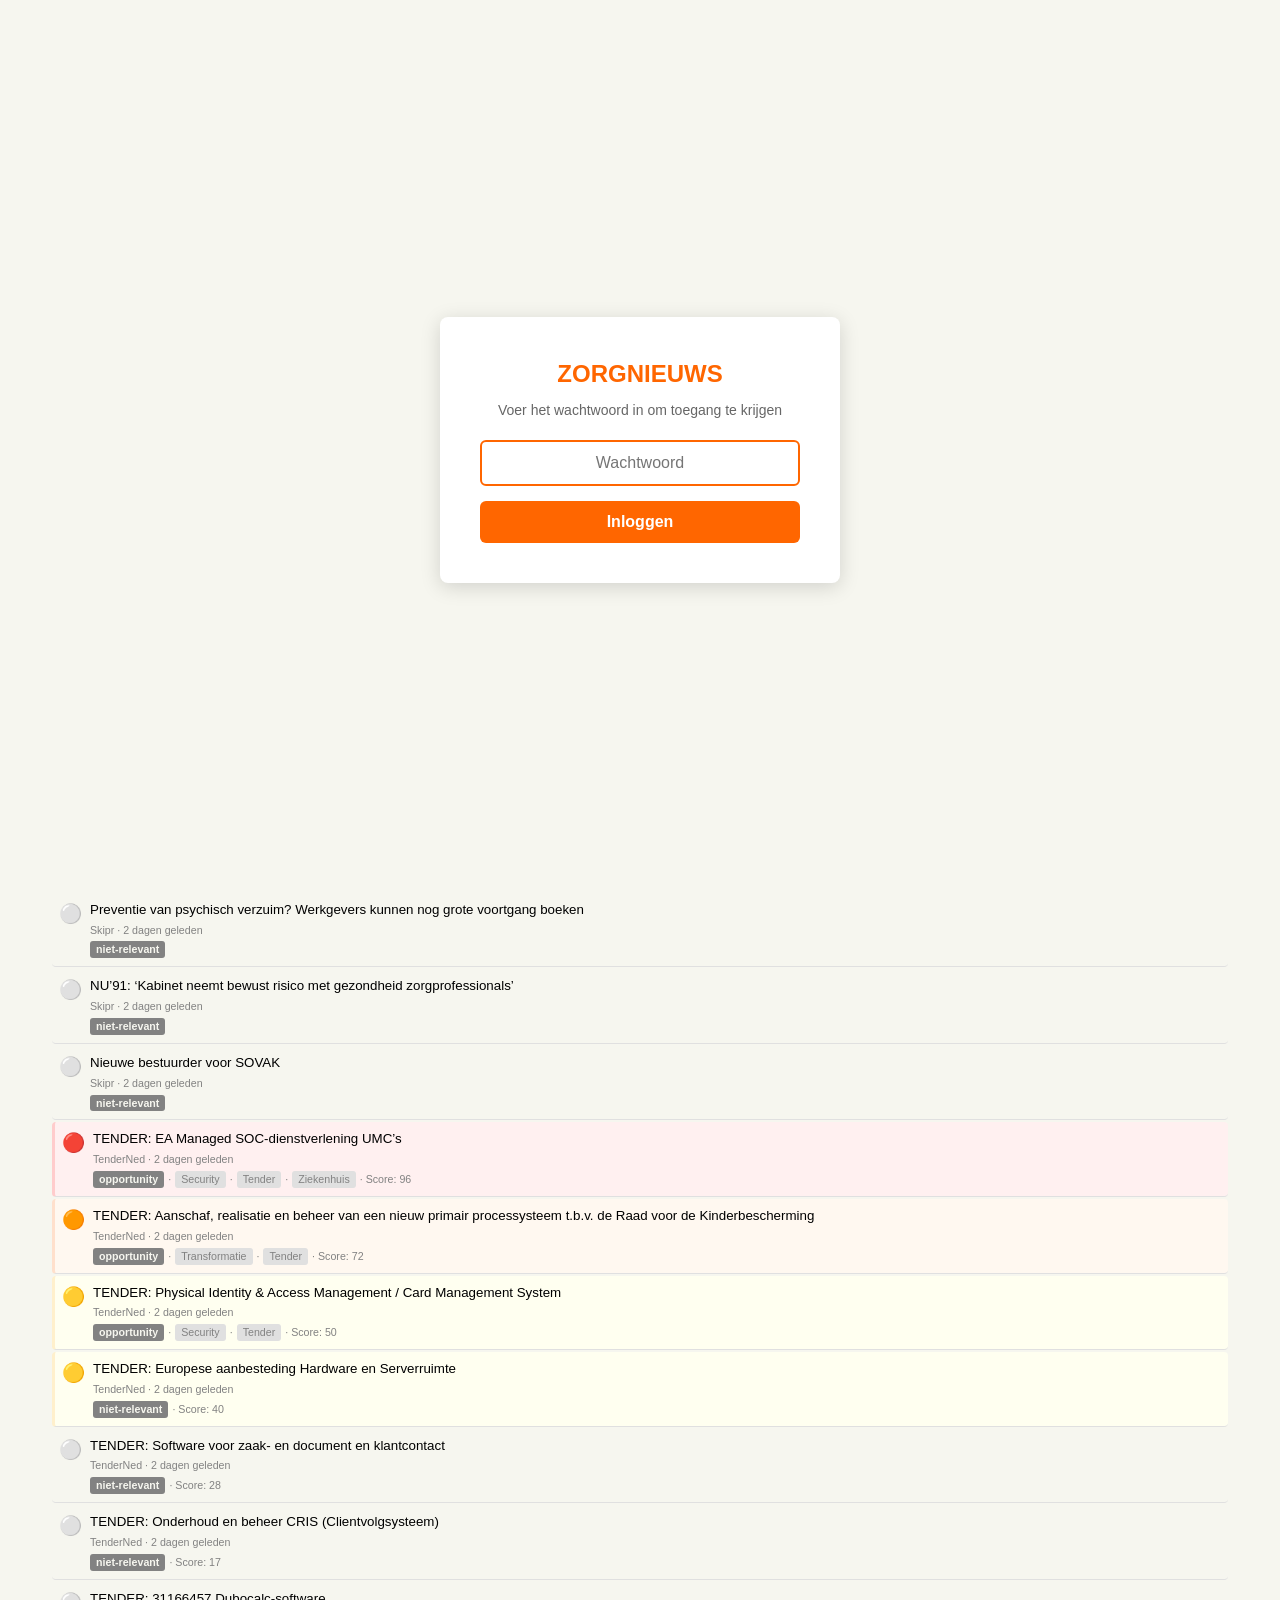
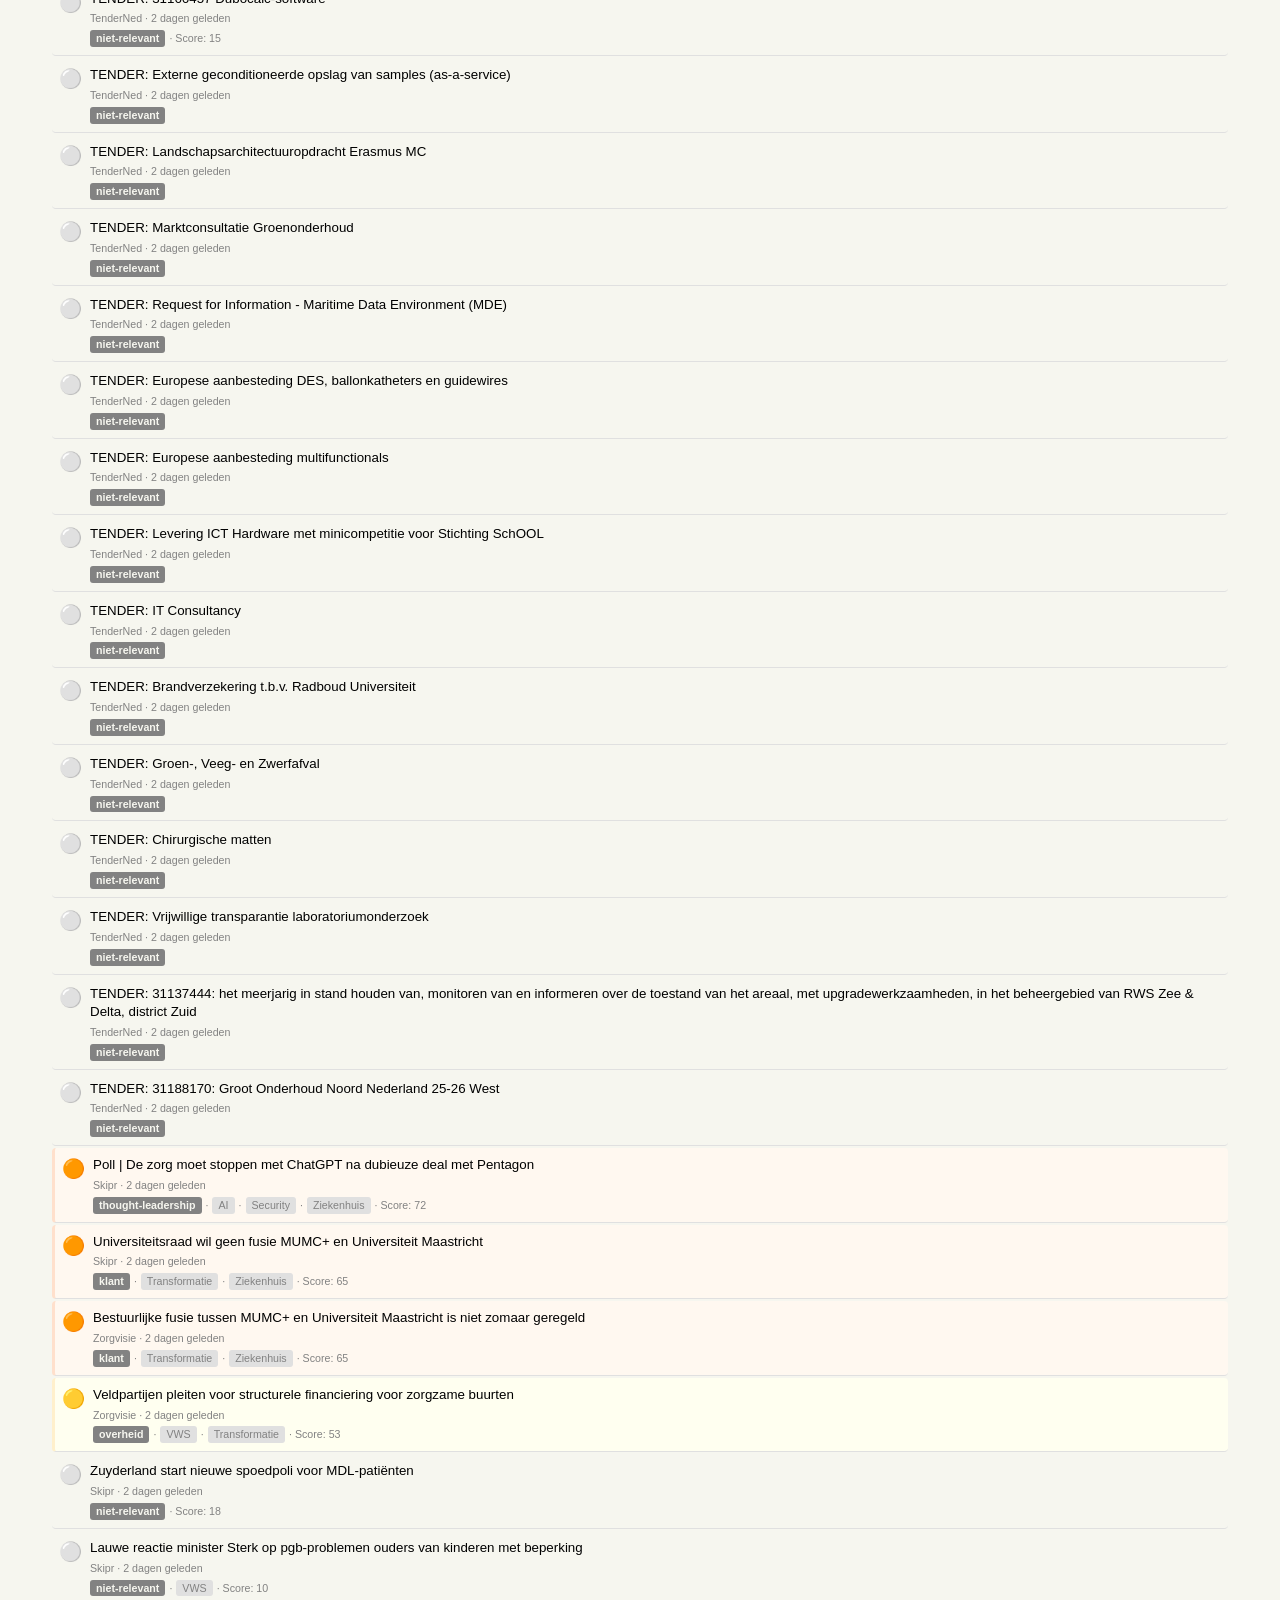
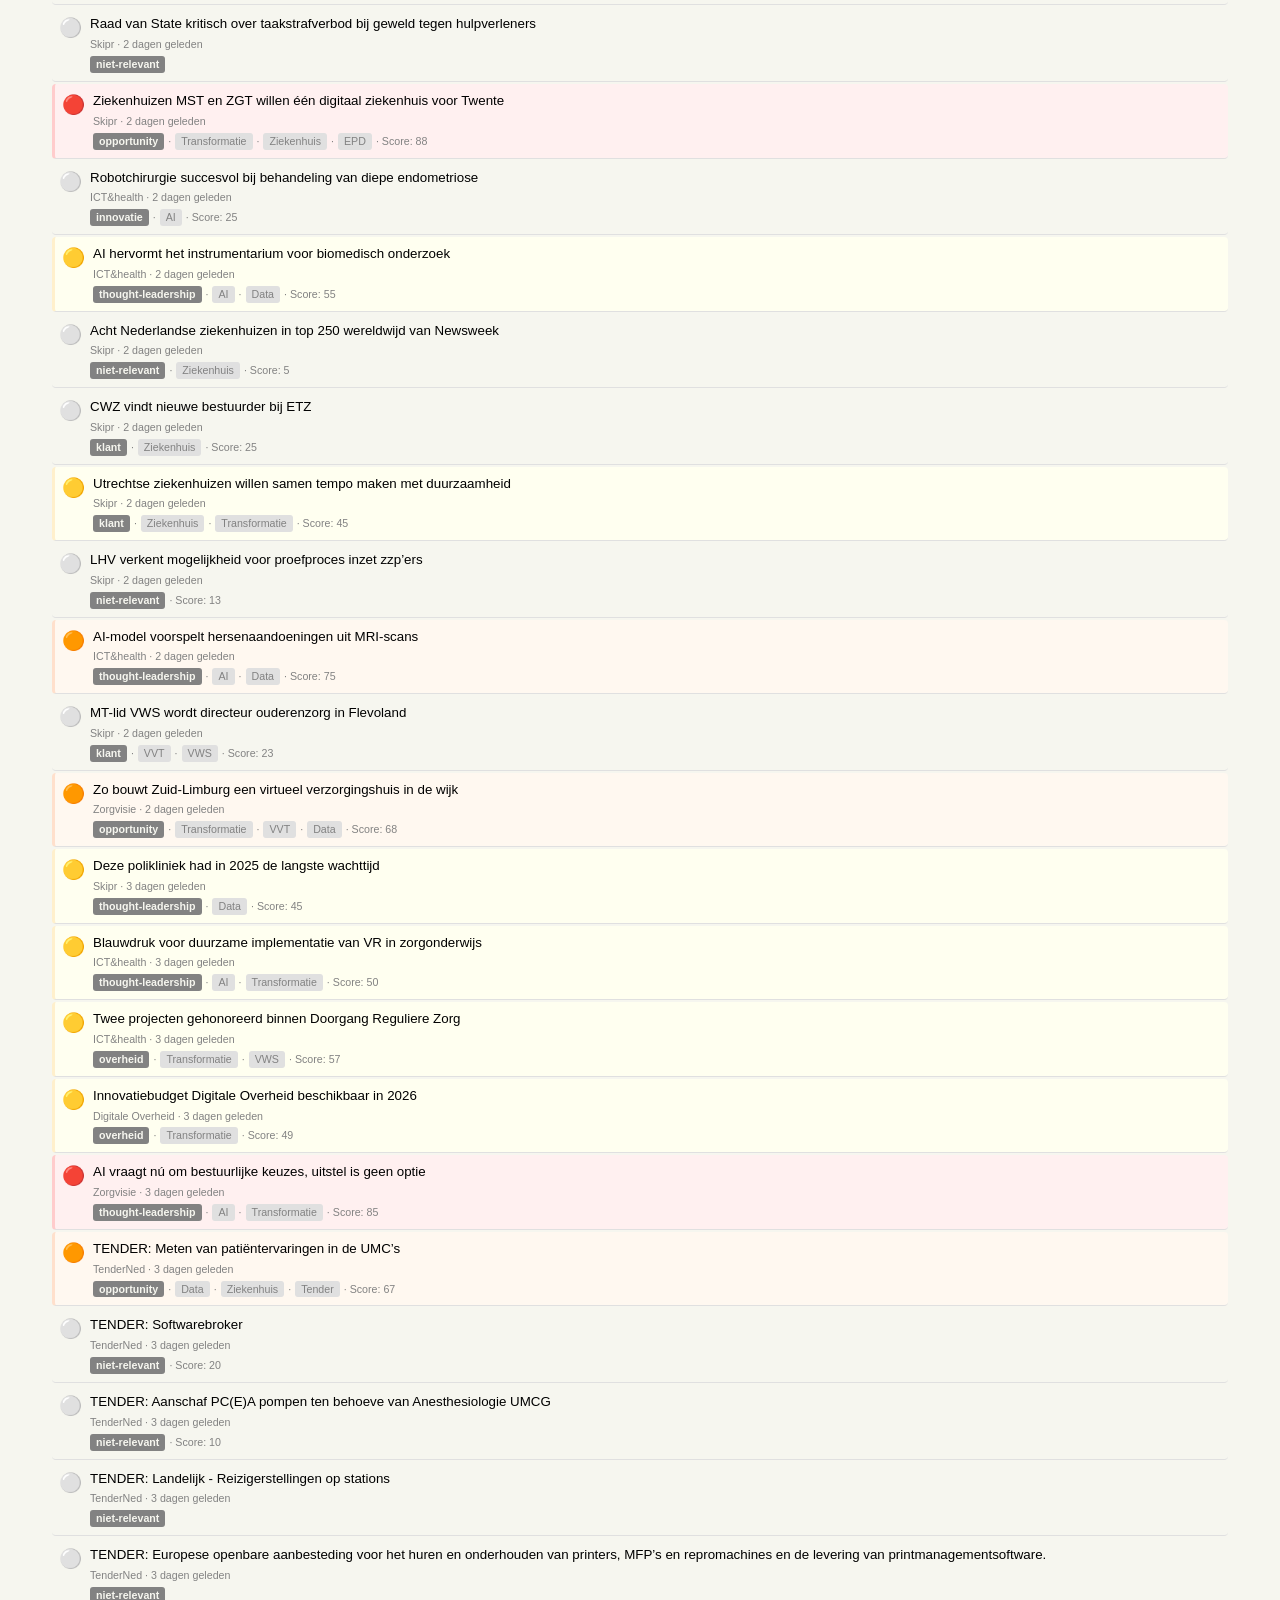
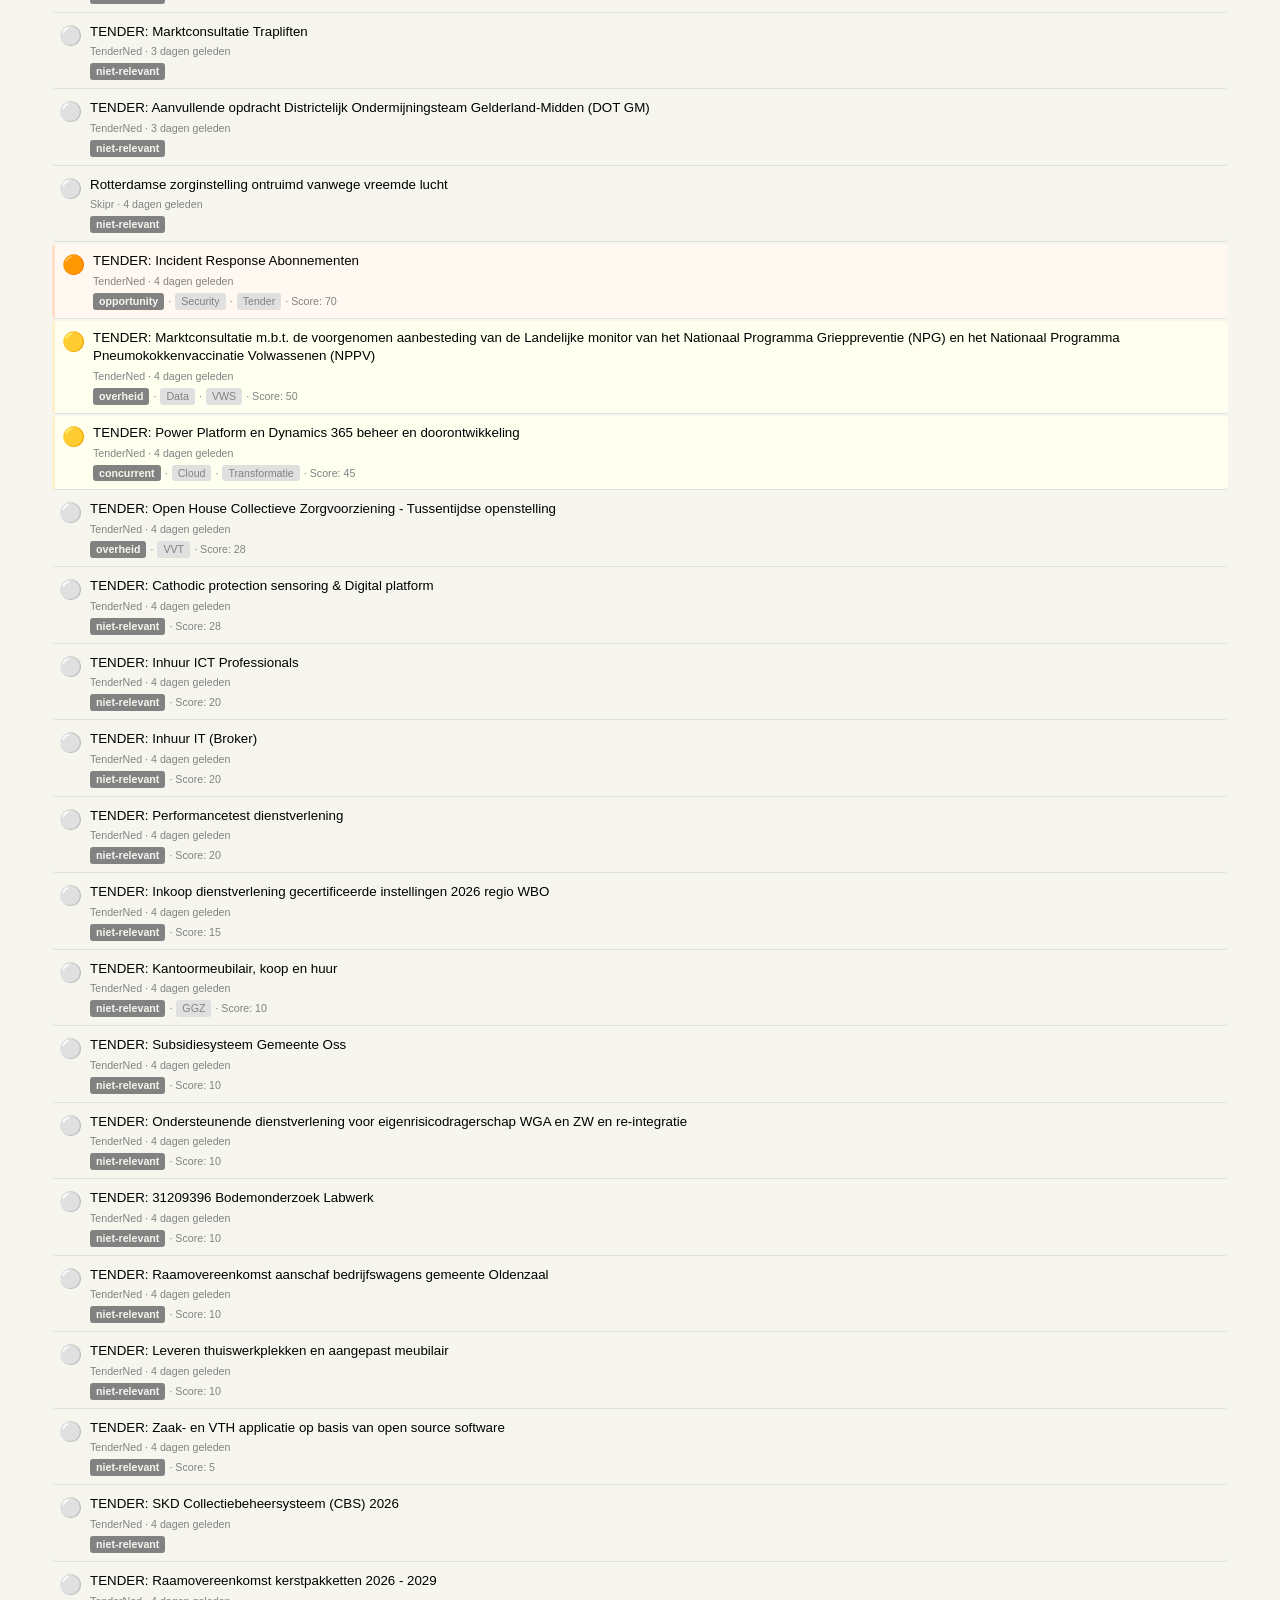
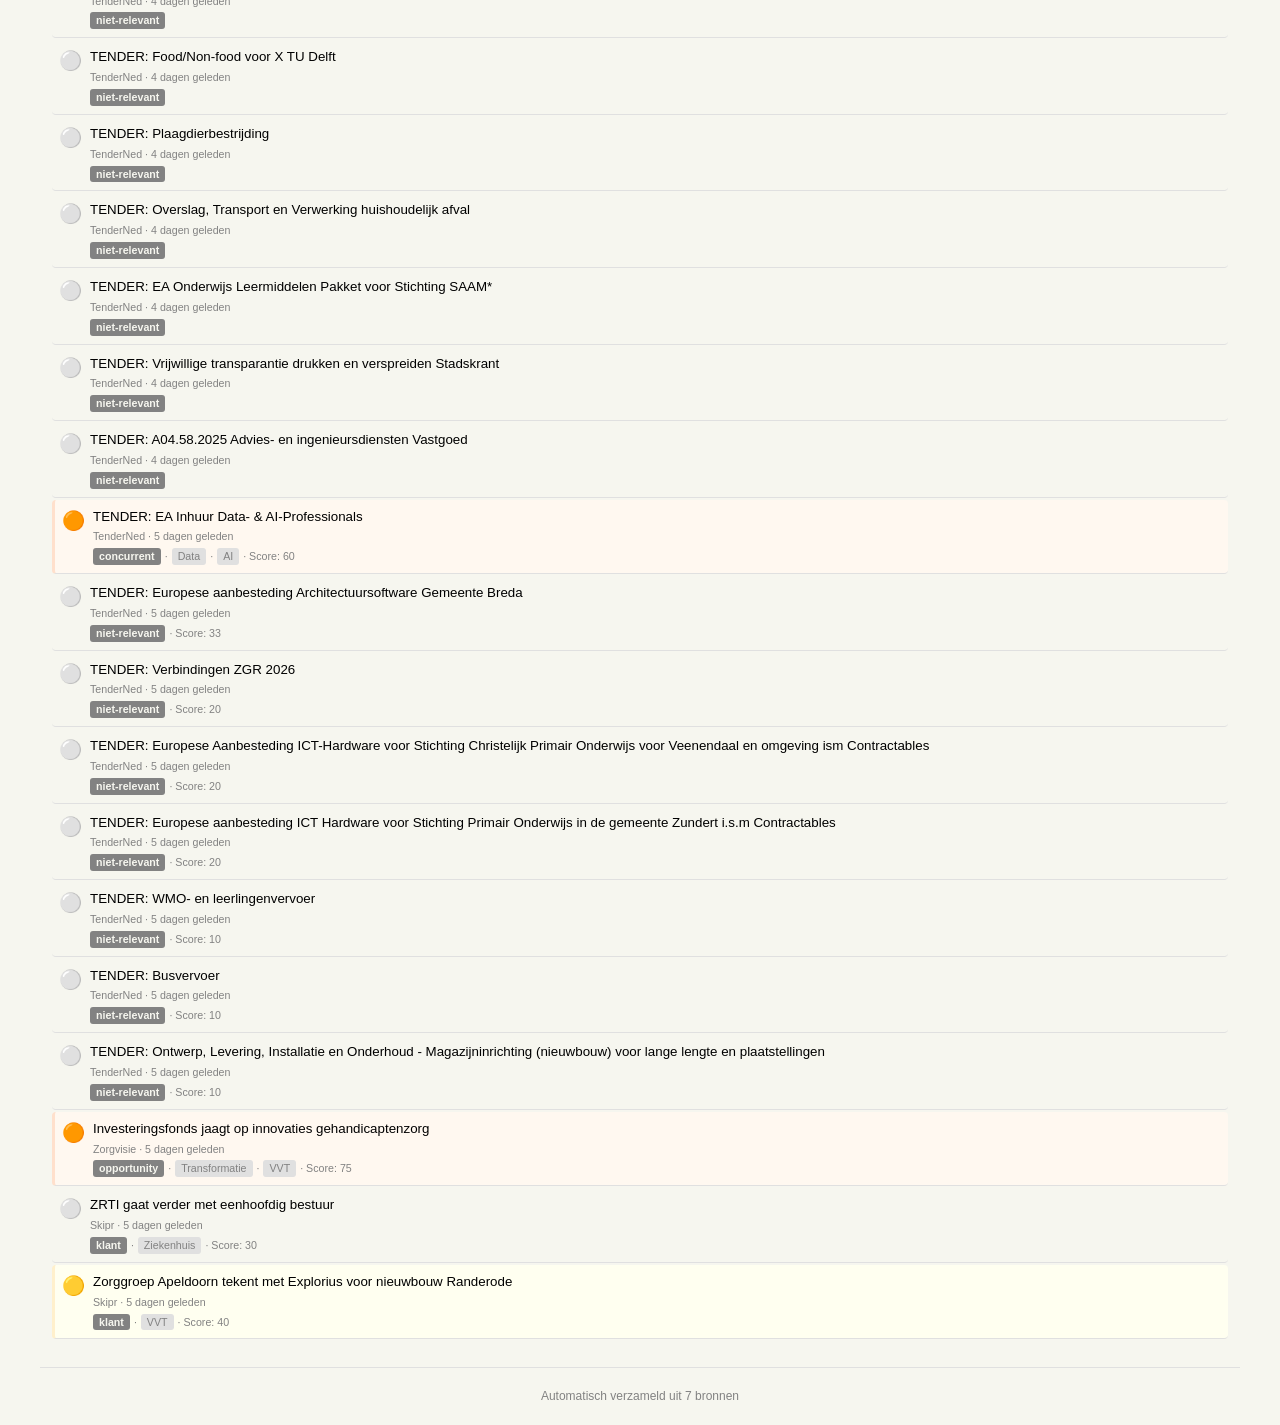
<file: docs/index.html>
<!DOCTYPE html>
<html lang="nl">
<head>
    <meta charset="UTF-8">
    <meta name="viewport" content="width=device-width, initial-scale=1.0">
    <title>Zorgnieuws</title>
    <link rel="stylesheet" href="style.css">
    <script src="auth.js"></script>
</head>
<body>
    <header>
        <h1>ZORGNIEUWS</h1>
        <nav>
            <a href="index.html" class="active">Alles</a>
            <a href="prio.html">Hoogste Prio</a>
            <a href="linkedin.html">LinkedIn</a>
            <a href="admin.html">Admin</a>
            <a href="settings.html">Instellingen</a>
        </nav>
        <div class="updated">
            Laatst bijgewerkt: 05 Mar 2026 10:07
        </div>
        <button id="theme-toggle" class="theme-toggle" onclick="toggleDarkMode()" title="Toggle dark mode">🌙</button>
        <button class="theme-toggle" onclick="siteLogout()" title="Uitloggen">🚪</button>
    </header>

    <main>
        <div class="articles">
            
        <article class="article critical">
            <div class="indicator">🔴</div>
            <div class="content">
                <a href="https://www.zorgvisie.nl/z-cert-zorgorganisaties-moeten-digitaal-noodpakket-hebben/" target="_blank" class="title">Z-CERT: Zorgorganisaties moeten digitaal noodpakket hebben</a>
                <div class="meta">
                    Zorgvisie · 1 dagen geleden
                </div>
                <div class="tags">
                    <span class="category">thought-leadership</span> · <span class="tag">Security</span> · <span class="tag">Transformatie</span> · <span class="tag">Ziekenhuis</span> · Score: 80
                </div>
            </div>
        </article>
        <article class="article high">
            <div class="indicator">🟠</div>
            <div class="content">
                <a href="https://www.skipr.nl/nieuws/zeker-10-succesvolle-cyberaanvallen-op-nederlandse-zorg-in-2025/" target="_blank" class="title">Zeker 10 succesvolle cyberaanvallen op Nederlandse zorg in 2025</a>
                <div class="meta">
                    Skipr · 1 dagen geleden
                </div>
                <div class="tags">
                    <span class="category">thought-leadership</span> · <span class="tag">Security</span> · <span class="tag">Transformatie</span> · <span class="tag">Ziekenhuis</span> · Score: 74
                </div>
            </div>
        </article>
        <article class="article low">
            <div class="indicator">⚪</div>
            <div class="content">
                <a href="https://www.skipr.nl/nieuws/nederlandse-ai-platform-delphyr-haalt-175-miljoen-euro-op/" target="_blank" class="title">Nederlandse AI-platform Delphyr haalt 1,75 miljoen euro op</a>
                <div class="meta">
                    Skipr · 1 dagen geleden
                </div>
                <div class="tags">
                    <span class="category">concurrent</span> · <span class="tag">AI</span> · Score: 35
                </div>
            </div>
        </article>
        <article class="article high">
            <div class="indicator">🟠</div>
            <div class="content">
                <a href="https://www.icthealth.nl/nieuws/ai-en-cameratechnologie-voor-vroegtijdige-detectie-van-complicaties" target="_blank" class="title">AI en cameratechnologie voor vroegtijdige detectie van complicaties</a>
                <div class="meta">
                    ICT&health · 1 dagen geleden
                </div>
                <div class="tags">
                    <span class="category">innovatie</span> · <span class="tag">AI</span> · <span class="tag">Ziekenhuis</span> · Score: 61
                </div>
            </div>
        </article>
        <article class="article medium">
            <div class="indicator">🟡</div>
            <div class="content">
                <a href="https://www.icthealth.nl/nieuws/sociale-robot-maatje-wat-is-de-impact" target="_blank" class="title">Sociale robot Maatje: wat is de impact?</a>
                <div class="meta">
                    ICT&health · 1 dagen geleden
                </div>
                <div class="tags">
                    <span class="category">innovatie</span> · <span class="tag">AI</span> · <span class="tag">VVT</span> · Score: 40
                </div>
            </div>
        </article>
        <article class="article low">
            <div class="indicator">⚪</div>
            <div class="content">
                <a href="https://www.skipr.nl/nieuws/georgette-fijneman-benoemd-tot-ceo-pggm-pensioenservices/" target="_blank" class="title">Georgette Fijneman benoemd tot CEO PGGM Pensioenservices</a>
                <div class="meta">
                    Skipr · 1 dagen geleden
                </div>
                <div class="tags">
                    <span class="category">niet-relevant</span>
                </div>
            </div>
        </article>
        <article class="article low">
            <div class="indicator">⚪</div>
            <div class="content">
                <a href="https://www.skipr.nl/nieuws/hospice-bronnerhof-en-zuyderland-care-starten-samenwerking/" target="_blank" class="title">Hospice Bronnerhof en Zuyderland CARE starten samenwerking</a>
                <div class="meta">
                    Skipr · 1 dagen geleden
                </div>
                <div class="tags">
                    <span class="category">niet-relevant</span> · Score: 13
                </div>
            </div>
        </article>
        <article class="article low">
            <div class="indicator">⚪</div>
            <div class="content">
                <a href="https://www.skipr.nl/nieuws/fnv-agressie-tegen-zorg-en-welzijnsmedewerkers-is-onhoudbaar/" target="_blank" class="title">FNV: Agressie tegen zorg- en welzijnsmedewerkers is onhoudbaar</a>
                <div class="meta">
                    Skipr · 1 dagen geleden
                </div>
                <div class="tags">
                    <span class="category">niet-relevant</span>
                </div>
            </div>
        </article>
        <article class="article low">
            <div class="indicator">⚪</div>
            <div class="content">
                <a href="https://www.skipr.nl/nieuws/steun-in-tweede-kamer-voor-extra-traumahelikopter-vliegveld-teuge/" target="_blank" class="title">Steun in Tweede Kamer voor extra traumahelikopter vliegveld Teuge</a>
                <div class="meta">
                    Skipr · 2 dagen geleden
                </div>
                <div class="tags">
                    <span class="category">niet-relevant</span>
                </div>
            </div>
        </article>
        <article class="article high">
            <div class="indicator">🟠</div>
            <div class="content">
                <a href="https://www.zorgvisie.nl/de-rso-van-morgen-staat-en-de-rso-van-2031-dient-zich-nu-aan/" target="_blank" class="title">De RSO van morgen staat en de RSO van 2031 dient zich nu aan</a>
                <div class="meta">
                    Zorgvisie · 2 dagen geleden
                </div>
                <div class="tags">
                    <span class="category">thought-leadership</span> · <span class="tag">Transformatie</span> · <span class="tag">Data</span> · Score: 75
                </div>
            </div>
        </article>
        <article class="article low">
            <div class="indicator">⚪</div>
            <div class="content">
                <a href="https://www.icthealth.nl/nieuws/info-over-zorg-en-medicijnen-niet-altijd-als-even-toegankelijk-ervaren" target="_blank" class="title">Info over zorg en medicijnen niet altijd als even toegankelijk ervaren</a>
                <div class="meta">
                    ICT&health · 2 dagen geleden
                </div>
                <div class="tags">
                    <span class="category">thought-leadership</span> · <span class="tag">Transformatie</span> · Score: 30
                </div>
            </div>
        </article>
        <article class="article low">
            <div class="indicator">⚪</div>
            <div class="content">
                <a href="https://www.skipr.nl/partnernieuws/preventie-van-psychisch-verzuim-werkgevers-kunnen-nog-grote-voortgang-boeken/" target="_blank" class="title">Preventie van psychisch verzuim? Werkgevers kunnen nog grote voortgang boeken</a>
                <div class="meta">
                    Skipr · 2 dagen geleden
                </div>
                <div class="tags">
                    <span class="category">niet-relevant</span>
                </div>
            </div>
        </article>
        <article class="article low">
            <div class="indicator">⚪</div>
            <div class="content">
                <a href="https://www.skipr.nl/nieuws/nu91-kabinet-neemt-bewust-risico-met-gezondheid-zorgprofessionals/" target="_blank" class="title">NU’91: ‘Kabinet neemt bewust risico met gezondheid zorgprofessionals’</a>
                <div class="meta">
                    Skipr · 2 dagen geleden
                </div>
                <div class="tags">
                    <span class="category">niet-relevant</span>
                </div>
            </div>
        </article>
        <article class="article low">
            <div class="indicator">⚪</div>
            <div class="content">
                <a href="https://www.skipr.nl/nieuws/nieuwe-bestuurder-voor-sovak/" target="_blank" class="title">Nieuwe bestuurder voor SOVAK</a>
                <div class="meta">
                    Skipr · 2 dagen geleden
                </div>
                <div class="tags">
                    <span class="category">niet-relevant</span>
                </div>
            </div>
        </article>
        <article class="article critical">
            <div class="indicator">🔴</div>
            <div class="content">
                <a href="https://www.tenderned.nl/aankondigingen/overzicht/414123" target="_blank" class="title">TENDER: EA Managed SOC-dienstverlening UMC’s</a>
                <div class="meta">
                    TenderNed · 2 dagen geleden
                </div>
                <div class="tags">
                    <span class="category">opportunity</span> · <span class="tag">Security</span> · <span class="tag">Tender</span> · <span class="tag">Ziekenhuis</span> · Score: 96
                </div>
            </div>
        </article>
        <article class="article high">
            <div class="indicator">🟠</div>
            <div class="content">
                <a href="https://www.tenderned.nl/aankondigingen/overzicht/414132" target="_blank" class="title">TENDER: Aanschaf, realisatie en beheer van een nieuw primair processysteem t.b.v. de Raad voor de Kinderbescherming</a>
                <div class="meta">
                    TenderNed · 2 dagen geleden
                </div>
                <div class="tags">
                    <span class="category">opportunity</span> · <span class="tag">Transformatie</span> · <span class="tag">Tender</span> · Score: 72
                </div>
            </div>
        </article>
        <article class="article medium">
            <div class="indicator">🟡</div>
            <div class="content">
                <a href="https://www.tenderned.nl/aankondigingen/overzicht/414122" target="_blank" class="title">TENDER: Physical Identity & Access Management / Card Management System</a>
                <div class="meta">
                    TenderNed · 2 dagen geleden
                </div>
                <div class="tags">
                    <span class="category">opportunity</span> · <span class="tag">Security</span> · <span class="tag">Tender</span> · Score: 50
                </div>
            </div>
        </article>
        <article class="article medium">
            <div class="indicator">🟡</div>
            <div class="content">
                <a href="https://www.tenderned.nl/aankondigingen/overzicht/414064" target="_blank" class="title">TENDER: Europese aanbesteding Hardware en Serverruimte</a>
                <div class="meta">
                    TenderNed · 2 dagen geleden
                </div>
                <div class="tags">
                    <span class="category">niet-relevant</span> · Score: 40
                </div>
            </div>
        </article>
        <article class="article low">
            <div class="indicator">⚪</div>
            <div class="content">
                <a href="https://www.tenderned.nl/aankondigingen/overzicht/414067" target="_blank" class="title">TENDER: Software voor zaak- en document en klantcontact</a>
                <div class="meta">
                    TenderNed · 2 dagen geleden
                </div>
                <div class="tags">
                    <span class="category">niet-relevant</span> · Score: 28
                </div>
            </div>
        </article>
        <article class="article low">
            <div class="indicator">⚪</div>
            <div class="content">
                <a href="https://www.tenderned.nl/aankondigingen/overzicht/414058" target="_blank" class="title">TENDER: Onderhoud en beheer CRIS (Clientvolgsysteem)</a>
                <div class="meta">
                    TenderNed · 2 dagen geleden
                </div>
                <div class="tags">
                    <span class="category">niet-relevant</span> · Score: 17
                </div>
            </div>
        </article>
        <article class="article low">
            <div class="indicator">⚪</div>
            <div class="content">
                <a href="https://www.tenderned.nl/aankondigingen/overzicht/414059" target="_blank" class="title">TENDER: 31166457 Dubocalc-software</a>
                <div class="meta">
                    TenderNed · 2 dagen geleden
                </div>
                <div class="tags">
                    <span class="category">niet-relevant</span> · Score: 15
                </div>
            </div>
        </article>
        <article class="article low">
            <div class="indicator">⚪</div>
            <div class="content">
                <a href="https://www.tenderned.nl/aankondigingen/overzicht/414270" target="_blank" class="title">TENDER: Externe geconditioneerde opslag van samples (as-a-service)</a>
                <div class="meta">
                    TenderNed · 2 dagen geleden
                </div>
                <div class="tags">
                    <span class="category">niet-relevant</span>
                </div>
            </div>
        </article>
        <article class="article low">
            <div class="indicator">⚪</div>
            <div class="content">
                <a href="https://www.tenderned.nl/aankondigingen/overzicht/414224" target="_blank" class="title">TENDER: Landschapsarchitectuuropdracht Erasmus MC</a>
                <div class="meta">
                    TenderNed · 2 dagen geleden
                </div>
                <div class="tags">
                    <span class="category">niet-relevant</span>
                </div>
            </div>
        </article>
        <article class="article low">
            <div class="indicator">⚪</div>
            <div class="content">
                <a href="https://www.tenderned.nl/aankondigingen/overzicht/414204" target="_blank" class="title">TENDER: Marktconsultatie Groenonderhoud</a>
                <div class="meta">
                    TenderNed · 2 dagen geleden
                </div>
                <div class="tags">
                    <span class="category">niet-relevant</span>
                </div>
            </div>
        </article>
        <article class="article low">
            <div class="indicator">⚪</div>
            <div class="content">
                <a href="https://www.tenderned.nl/aankondigingen/overzicht/414118" target="_blank" class="title">TENDER: Request for Information - Maritime Data Environment (MDE)</a>
                <div class="meta">
                    TenderNed · 2 dagen geleden
                </div>
                <div class="tags">
                    <span class="category">niet-relevant</span>
                </div>
            </div>
        </article>
        <article class="article low">
            <div class="indicator">⚪</div>
            <div class="content">
                <a href="https://www.tenderned.nl/aankondigingen/overzicht/414114" target="_blank" class="title">TENDER: Europese aanbesteding DES, ballonkatheters en guidewires</a>
                <div class="meta">
                    TenderNed · 2 dagen geleden
                </div>
                <div class="tags">
                    <span class="category">niet-relevant</span>
                </div>
            </div>
        </article>
        <article class="article low">
            <div class="indicator">⚪</div>
            <div class="content">
                <a href="https://www.tenderned.nl/aankondigingen/overzicht/414099" target="_blank" class="title">TENDER: Europese aanbesteding multifunctionals</a>
                <div class="meta">
                    TenderNed · 2 dagen geleden
                </div>
                <div class="tags">
                    <span class="category">niet-relevant</span>
                </div>
            </div>
        </article>
        <article class="article low">
            <div class="indicator">⚪</div>
            <div class="content">
                <a href="https://www.tenderned.nl/aankondigingen/overzicht/414110" target="_blank" class="title">TENDER: Levering ICT Hardware met minicompetitie voor Stichting SchOOL</a>
                <div class="meta">
                    TenderNed · 2 dagen geleden
                </div>
                <div class="tags">
                    <span class="category">niet-relevant</span>
                </div>
            </div>
        </article>
        <article class="article low">
            <div class="indicator">⚪</div>
            <div class="content">
                <a href="https://www.tenderned.nl/aankondigingen/overzicht/414093" target="_blank" class="title">TENDER: IT Consultancy</a>
                <div class="meta">
                    TenderNed · 2 dagen geleden
                </div>
                <div class="tags">
                    <span class="category">niet-relevant</span>
                </div>
            </div>
        </article>
        <article class="article low">
            <div class="indicator">⚪</div>
            <div class="content">
                <a href="https://www.tenderned.nl/aankondigingen/overzicht/414080" target="_blank" class="title">TENDER: Brandverzekering t.b.v. Radboud Universiteit</a>
                <div class="meta">
                    TenderNed · 2 dagen geleden
                </div>
                <div class="tags">
                    <span class="category">niet-relevant</span>
                </div>
            </div>
        </article>
        <article class="article low">
            <div class="indicator">⚪</div>
            <div class="content">
                <a href="https://www.tenderned.nl/aankondigingen/overzicht/414069" target="_blank" class="title">TENDER: Groen-, Veeg- en Zwerfafval</a>
                <div class="meta">
                    TenderNed · 2 dagen geleden
                </div>
                <div class="tags">
                    <span class="category">niet-relevant</span>
                </div>
            </div>
        </article>
        <article class="article low">
            <div class="indicator">⚪</div>
            <div class="content">
                <a href="https://www.tenderned.nl/aankondigingen/overzicht/414057" target="_blank" class="title">TENDER: Chirurgische matten</a>
                <div class="meta">
                    TenderNed · 2 dagen geleden
                </div>
                <div class="tags">
                    <span class="category">niet-relevant</span>
                </div>
            </div>
        </article>
        <article class="article low">
            <div class="indicator">⚪</div>
            <div class="content">
                <a href="https://www.tenderned.nl/aankondigingen/overzicht/414047" target="_blank" class="title">TENDER: Vrijwillige transparantie laboratoriumonderzoek</a>
                <div class="meta">
                    TenderNed · 2 dagen geleden
                </div>
                <div class="tags">
                    <span class="category">niet-relevant</span>
                </div>
            </div>
        </article>
        <article class="article low">
            <div class="indicator">⚪</div>
            <div class="content">
                <a href="https://www.tenderned.nl/aankondigingen/overzicht/414040" target="_blank" class="title">TENDER: 31137444: het meerjarig in stand houden van, monitoren van en informeren over de toestand van het areaal, met upgradewerkzaamheden, in het beheergebied van RWS Zee & Delta, district Zuid</a>
                <div class="meta">
                    TenderNed · 2 dagen geleden
                </div>
                <div class="tags">
                    <span class="category">niet-relevant</span>
                </div>
            </div>
        </article>
        <article class="article low">
            <div class="indicator">⚪</div>
            <div class="content">
                <a href="https://www.tenderned.nl/aankondigingen/overzicht/414038" target="_blank" class="title">TENDER: 31188170: Groot Onderhoud Noord Nederland 25-26 West</a>
                <div class="meta">
                    TenderNed · 2 dagen geleden
                </div>
                <div class="tags">
                    <span class="category">niet-relevant</span>
                </div>
            </div>
        </article>
        <article class="article high">
            <div class="indicator">🟠</div>
            <div class="content">
                <a href="https://www.skipr.nl/nieuws/poll-zorg-moet-stoppen-met-chatgpt-na-dubieuze-deal-met-pentagon/" target="_blank" class="title">Poll | De zorg moet stoppen met ChatGPT na dubieuze deal met Pentagon</a>
                <div class="meta">
                    Skipr · 2 dagen geleden
                </div>
                <div class="tags">
                    <span class="category">thought-leadership</span> · <span class="tag">AI</span> · <span class="tag">Security</span> · <span class="tag">Ziekenhuis</span> · Score: 72
                </div>
            </div>
        </article>
        <article class="article high">
            <div class="indicator">🟠</div>
            <div class="content">
                <a href="https://www.skipr.nl/nieuws/universiteitsraad-wil-geen-fusie-mumc-en-universiteit-maastricht/" target="_blank" class="title">Universiteitsraad wil geen fusie MUMC+ en Universiteit Maastricht</a>
                <div class="meta">
                    Skipr · 2 dagen geleden
                </div>
                <div class="tags">
                    <span class="category">klant</span> · <span class="tag">Transformatie</span> · <span class="tag">Ziekenhuis</span> · Score: 65
                </div>
            </div>
        </article>
        <article class="article high">
            <div class="indicator">🟠</div>
            <div class="content">
                <a href="https://www.zorgvisie.nl/fusie-tussen-mumc-en-universiteit-maastricht/" target="_blank" class="title">Bestuurlijke fusie tussen MUMC+ en Universiteit Maastricht is niet zomaar geregeld</a>
                <div class="meta">
                    Zorgvisie · 2 dagen geleden
                </div>
                <div class="tags">
                    <span class="category">klant</span> · <span class="tag">Transformatie</span> · <span class="tag">Ziekenhuis</span> · Score: 65
                </div>
            </div>
        </article>
        <article class="article medium">
            <div class="indicator">🟡</div>
            <div class="content">
                <a href="https://www.zorgvisie.nl/veldpartijen-pleiten-voor-structurele-financiering-voor-zorgzame-buurten/" target="_blank" class="title">Veldpartijen pleiten voor structurele financiering voor zorgzame buurten</a>
                <div class="meta">
                    Zorgvisie · 2 dagen geleden
                </div>
                <div class="tags">
                    <span class="category">overheid</span> · <span class="tag">VWS</span> · <span class="tag">Transformatie</span> · Score: 53
                </div>
            </div>
        </article>
        <article class="article low">
            <div class="indicator">⚪</div>
            <div class="content">
                <a href="https://www.skipr.nl/nieuws/zuyderland-start-nieuwe-spoedpoli-voor-mdl-patienten/" target="_blank" class="title">Zuyderland start nieuwe spoedpoli voor MDL-patiënten</a>
                <div class="meta">
                    Skipr · 2 dagen geleden
                </div>
                <div class="tags">
                    <span class="category">niet-relevant</span> · Score: 18
                </div>
            </div>
        </article>
        <article class="article low">
            <div class="indicator">⚪</div>
            <div class="content">
                <a href="https://www.skipr.nl/nieuws/lauwe-reactie-minister-sterk-op-pgb-problemen-ouders-van-kinderen-met-beperking/" target="_blank" class="title">Lauwe reactie minister Sterk op pgb-problemen ouders van kinderen met beperking</a>
                <div class="meta">
                    Skipr · 2 dagen geleden
                </div>
                <div class="tags">
                    <span class="category">niet-relevant</span> · <span class="tag">VWS</span> · Score: 10
                </div>
            </div>
        </article>
        <article class="article low">
            <div class="indicator">⚪</div>
            <div class="content">
                <a href="https://www.skipr.nl/nieuws/raad-van-state-kritisch-over-taakstrafverbod-bij-geweld-tegen-hulpverleners/" target="_blank" class="title">Raad van State kritisch over taakstrafverbod bij geweld tegen hulpverleners</a>
                <div class="meta">
                    Skipr · 2 dagen geleden
                </div>
                <div class="tags">
                    <span class="category">niet-relevant</span>
                </div>
            </div>
        </article>
        <article class="article critical">
            <div class="indicator">🔴</div>
            <div class="content">
                <a href="https://www.skipr.nl/nieuws/ziekenhuizen-mst-en-zgt-willen-een-digitaal-ziekenhuis-voor-twente/" target="_blank" class="title">Ziekenhuizen MST en ZGT willen één digitaal ziekenhuis voor Twente</a>
                <div class="meta">
                    Skipr · 2 dagen geleden
                </div>
                <div class="tags">
                    <span class="category">opportunity</span> · <span class="tag">Transformatie</span> · <span class="tag">Ziekenhuis</span> · <span class="tag">EPD</span> · Score: 88
                </div>
            </div>
        </article>
        <article class="article low">
            <div class="indicator">⚪</div>
            <div class="content">
                <a href="https://www.icthealth.nl/nieuws/robotchirurgie-succesvol-bij-behandeling-van-diepe-endometriose" target="_blank" class="title">Robotchirurgie succesvol bij behandeling van diepe endometriose</a>
                <div class="meta">
                    ICT&health · 2 dagen geleden
                </div>
                <div class="tags">
                    <span class="category">innovatie</span> · <span class="tag">AI</span> · Score: 25
                </div>
            </div>
        </article>
        <article class="article medium">
            <div class="indicator">🟡</div>
            <div class="content">
                <a href="https://www.icthealth.nl/nieuws/ai-hervormt-het-instrumentarium-voor-biomedisch-onderzoek" target="_blank" class="title">AI hervormt het instrumentarium voor biomedisch onderzoek</a>
                <div class="meta">
                    ICT&health · 2 dagen geleden
                </div>
                <div class="tags">
                    <span class="category">thought-leadership</span> · <span class="tag">AI</span> · <span class="tag">Data</span> · Score: 55
                </div>
            </div>
        </article>
        <article class="article low">
            <div class="indicator">⚪</div>
            <div class="content">
                <a href="https://www.skipr.nl/nieuws/acht-nederlandse-ziekenhuizen-in-top-250-wereldwijd-van-newsweek/" target="_blank" class="title">Acht Nederlandse ziekenhuizen in top 250 wereldwijd van Newsweek</a>
                <div class="meta">
                    Skipr · 2 dagen geleden
                </div>
                <div class="tags">
                    <span class="category">niet-relevant</span> · <span class="tag">Ziekenhuis</span> · Score: 5
                </div>
            </div>
        </article>
        <article class="article low">
            <div class="indicator">⚪</div>
            <div class="content">
                <a href="https://www.skipr.nl/nieuws/cwz-vindt-nieuwe-bestuurder-bij-etz/" target="_blank" class="title">CWZ vindt nieuwe bestuurder bij ETZ</a>
                <div class="meta">
                    Skipr · 2 dagen geleden
                </div>
                <div class="tags">
                    <span class="category">klant</span> · <span class="tag">Ziekenhuis</span> · Score: 25
                </div>
            </div>
        </article>
        <article class="article medium">
            <div class="indicator">🟡</div>
            <div class="content">
                <a href="https://www.skipr.nl/nieuws/utrechtse-ziekenhuizen-willen-samen-tempo-maken-met-duurzaamheid/" target="_blank" class="title">Utrechtse ziekenhuizen willen samen tempo maken met duurzaamheid</a>
                <div class="meta">
                    Skipr · 2 dagen geleden
                </div>
                <div class="tags">
                    <span class="category">klant</span> · <span class="tag">Ziekenhuis</span> · <span class="tag">Transformatie</span> · Score: 45
                </div>
            </div>
        </article>
        <article class="article low">
            <div class="indicator">⚪</div>
            <div class="content">
                <a href="https://www.skipr.nl/nieuws/lhv-verkent-mogelijkheid-voor-proefproces-inzet-zzpers/" target="_blank" class="title">LHV verkent mogelijkheid voor proefproces inzet zzp’ers</a>
                <div class="meta">
                    Skipr · 2 dagen geleden
                </div>
                <div class="tags">
                    <span class="category">niet-relevant</span> · Score: 13
                </div>
            </div>
        </article>
        <article class="article high">
            <div class="indicator">🟠</div>
            <div class="content">
                <a href="https://www.icthealth.nl/nieuws/ai-model-voorspelt-hersenaandoeningen-uit-mri-scans" target="_blank" class="title">AI-model voorspelt hersenaandoeningen uit MRI-scans</a>
                <div class="meta">
                    ICT&health · 2 dagen geleden
                </div>
                <div class="tags">
                    <span class="category">thought-leadership</span> · <span class="tag">AI</span> · <span class="tag">Data</span> · Score: 75
                </div>
            </div>
        </article>
        <article class="article low">
            <div class="indicator">⚪</div>
            <div class="content">
                <a href="https://www.skipr.nl/nieuws/mt-lid-vws-wordt-directeur-ouderenzorg-in-flevoland/" target="_blank" class="title">MT-lid VWS wordt directeur ouderenzorg in Flevoland</a>
                <div class="meta">
                    Skipr · 2 dagen geleden
                </div>
                <div class="tags">
                    <span class="category">klant</span> · <span class="tag">VVT</span> · <span class="tag">VWS</span> · Score: 23
                </div>
            </div>
        </article>
        <article class="article high">
            <div class="indicator">🟠</div>
            <div class="content">
                <a href="https://www.zorgvisie.nl/zo-bouwt-zuid-limburg-een-virtueel-verzorgingshuis-in-de-wijk/" target="_blank" class="title">Zo bouwt Zuid-Limburg een virtueel verzorgingshuis in de wijk</a>
                <div class="meta">
                    Zorgvisie · 2 dagen geleden
                </div>
                <div class="tags">
                    <span class="category">opportunity</span> · <span class="tag">Transformatie</span> · <span class="tag">VVT</span> · <span class="tag">Data</span> · Score: 68
                </div>
            </div>
        </article>
        <article class="article medium">
            <div class="indicator">🟡</div>
            <div class="content">
                <a href="https://www.skipr.nl/nieuws/deze-polikliniek-had-in-2025-de-langste-wachttijd/" target="_blank" class="title">Deze polikliniek had in 2025 de langste wachttijd</a>
                <div class="meta">
                    Skipr · 3 dagen geleden
                </div>
                <div class="tags">
                    <span class="category">thought-leadership</span> · <span class="tag">Data</span> · Score: 45
                </div>
            </div>
        </article>
        <article class="article medium">
            <div class="indicator">🟡</div>
            <div class="content">
                <a href="https://www.icthealth.nl/nieuws/blauwdruk-voor-duurzame-implementatie-van-vr-in-zorgonderwijs" target="_blank" class="title">Blauwdruk voor duurzame implementatie van VR in zorgonderwijs</a>
                <div class="meta">
                    ICT&health · 3 dagen geleden
                </div>
                <div class="tags">
                    <span class="category">thought-leadership</span> · <span class="tag">AI</span> · <span class="tag">Transformatie</span> · Score: 50
                </div>
            </div>
        </article>
        <article class="article medium">
            <div class="indicator">🟡</div>
            <div class="content">
                <a href="https://www.icthealth.nl/nieuws/twee-projecten-gehonoreerd-binnen-doorgang-reguliere-zorg" target="_blank" class="title">Twee projecten gehonoreerd binnen Doorgang Reguliere Zorg</a>
                <div class="meta">
                    ICT&health · 3 dagen geleden
                </div>
                <div class="tags">
                    <span class="category">overheid</span> · <span class="tag">Transformatie</span> · <span class="tag">VWS</span> · Score: 57
                </div>
            </div>
        </article>
        <article class="article medium">
            <div class="indicator">🟡</div>
            <div class="content">
                <a href="https://www.digitaleoverheid.nl/nieuws/innovatiebudget-digitale-overheid-beschikbaar-in-2026/" target="_blank" class="title">Innovatiebudget Digitale Overheid beschikbaar in 2026</a>
                <div class="meta">
                    Digitale Overheid · 3 dagen geleden
                </div>
                <div class="tags">
                    <span class="category">overheid</span> · <span class="tag">Transformatie</span> · Score: 49
                </div>
            </div>
        </article>
        <article class="article critical">
            <div class="indicator">🔴</div>
            <div class="content">
                <a href="https://www.zorgvisie.nl/ai-vraagt-nu-om-bestuurlijke-keuzes-uitstel-is-geen-optie/" target="_blank" class="title">AI vraagt nú om bestuurlijke keuzes, uitstel is geen optie</a>
                <div class="meta">
                    Zorgvisie · 3 dagen geleden
                </div>
                <div class="tags">
                    <span class="category">thought-leadership</span> · <span class="tag">AI</span> · <span class="tag">Transformatie</span> · Score: 85
                </div>
            </div>
        </article>
        <article class="article high">
            <div class="indicator">🟠</div>
            <div class="content">
                <a href="https://www.tenderned.nl/aankondigingen/overzicht/414102" target="_blank" class="title">TENDER: Meten van patiëntervaringen in de UMC’s</a>
                <div class="meta">
                    TenderNed · 3 dagen geleden
                </div>
                <div class="tags">
                    <span class="category">opportunity</span> · <span class="tag">Data</span> · <span class="tag">Ziekenhuis</span> · <span class="tag">Tender</span> · Score: 67
                </div>
            </div>
        </article>
        <article class="article low">
            <div class="indicator">⚪</div>
            <div class="content">
                <a href="https://www.tenderned.nl/aankondigingen/overzicht/414054" target="_blank" class="title">TENDER: Softwarebroker</a>
                <div class="meta">
                    TenderNed · 3 dagen geleden
                </div>
                <div class="tags">
                    <span class="category">niet-relevant</span> · Score: 20
                </div>
            </div>
        </article>
        <article class="article low">
            <div class="indicator">⚪</div>
            <div class="content">
                <a href="https://www.tenderned.nl/aankondigingen/overzicht/414149" target="_blank" class="title">TENDER: Aanschaf PC(E)A pompen ten behoeve van Anesthesiologie UMCG</a>
                <div class="meta">
                    TenderNed · 3 dagen geleden
                </div>
                <div class="tags">
                    <span class="category">niet-relevant</span> · Score: 10
                </div>
            </div>
        </article>
        <article class="article low">
            <div class="indicator">⚪</div>
            <div class="content">
                <a href="https://www.tenderned.nl/aankondigingen/overzicht/414185" target="_blank" class="title">TENDER: Landelijk - Reizigerstellingen op stations</a>
                <div class="meta">
                    TenderNed · 3 dagen geleden
                </div>
                <div class="tags">
                    <span class="category">niet-relevant</span>
                </div>
            </div>
        </article>
        <article class="article low">
            <div class="indicator">⚪</div>
            <div class="content">
                <a href="https://www.tenderned.nl/aankondigingen/overzicht/414134" target="_blank" class="title">TENDER: Europese openbare aanbesteding voor het huren en onderhouden van printers, MFP’s en repromachines en de levering van printmanagementsoftware.</a>
                <div class="meta">
                    TenderNed · 3 dagen geleden
                </div>
                <div class="tags">
                    <span class="category">niet-relevant</span>
                </div>
            </div>
        </article>
        <article class="article low">
            <div class="indicator">⚪</div>
            <div class="content">
                <a href="https://www.tenderned.nl/aankondigingen/overzicht/414087" target="_blank" class="title">TENDER: Marktconsultatie Trapliften</a>
                <div class="meta">
                    TenderNed · 3 dagen geleden
                </div>
                <div class="tags">
                    <span class="category">niet-relevant</span>
                </div>
            </div>
        </article>
        <article class="article low">
            <div class="indicator">⚪</div>
            <div class="content">
                <a href="https://www.tenderned.nl/aankondigingen/overzicht/414065" target="_blank" class="title">TENDER: Aanvullende opdracht Districtelijk Ondermijningsteam Gelderland-Midden (DOT GM)</a>
                <div class="meta">
                    TenderNed · 3 dagen geleden
                </div>
                <div class="tags">
                    <span class="category">niet-relevant</span>
                </div>
            </div>
        </article>
        <article class="article low">
            <div class="indicator">⚪</div>
            <div class="content">
                <a href="https://www.skipr.nl/nieuws/rotterdamse-zorginstelling-ontruimd-vanwege-vreemde-lucht/" target="_blank" class="title">Rotterdamse zorginstelling ontruimd vanwege vreemde lucht</a>
                <div class="meta">
                    Skipr · 4 dagen geleden
                </div>
                <div class="tags">
                    <span class="category">niet-relevant</span>
                </div>
            </div>
        </article>
        <article class="article high">
            <div class="indicator">🟠</div>
            <div class="content">
                <a href="https://www.tenderned.nl/aankondigingen/overzicht/413939" target="_blank" class="title">TENDER: Incident Response Abonnementen</a>
                <div class="meta">
                    TenderNed · 4 dagen geleden
                </div>
                <div class="tags">
                    <span class="category">opportunity</span> · <span class="tag">Security</span> · <span class="tag">Tender</span> · Score: 70
                </div>
            </div>
        </article>
        <article class="article medium">
            <div class="indicator">🟡</div>
            <div class="content">
                <a href="https://www.tenderned.nl/aankondigingen/overzicht/414013" target="_blank" class="title">TENDER: Marktconsultatie m.b.t. de voorgenomen aanbesteding van de Landelijke monitor van het Nationaal Programma Grieppreventie (NPG) en het Nationaal Programma Pneumokokkenvaccinatie Volwassenen (NPPV)</a>
                <div class="meta">
                    TenderNed · 4 dagen geleden
                </div>
                <div class="tags">
                    <span class="category">overheid</span> · <span class="tag">Data</span> · <span class="tag">VWS</span> · Score: 50
                </div>
            </div>
        </article>
        <article class="article medium">
            <div class="indicator">🟡</div>
            <div class="content">
                <a href="https://www.tenderned.nl/aankondigingen/overzicht/414010" target="_blank" class="title">TENDER: Power Platform en Dynamics 365 beheer en doorontwikkeling</a>
                <div class="meta">
                    TenderNed · 4 dagen geleden
                </div>
                <div class="tags">
                    <span class="category">concurrent</span> · <span class="tag">Cloud</span> · <span class="tag">Transformatie</span> · Score: 45
                </div>
            </div>
        </article>
        <article class="article low">
            <div class="indicator">⚪</div>
            <div class="content">
                <a href="https://www.tenderned.nl/aankondigingen/overzicht/413923" target="_blank" class="title">TENDER: Open House Collectieve Zorgvoorziening - Tussentijdse openstelling</a>
                <div class="meta">
                    TenderNed · 4 dagen geleden
                </div>
                <div class="tags">
                    <span class="category">overheid</span> · <span class="tag">VVT</span> · Score: 28
                </div>
            </div>
        </article>
        <article class="article low">
            <div class="indicator">⚪</div>
            <div class="content">
                <a href="https://www.tenderned.nl/aankondigingen/overzicht/413851" target="_blank" class="title">TENDER: Cathodic protection sensoring & Digital platform</a>
                <div class="meta">
                    TenderNed · 4 dagen geleden
                </div>
                <div class="tags">
                    <span class="category">niet-relevant</span> · Score: 28
                </div>
            </div>
        </article>
        <article class="article low">
            <div class="indicator">⚪</div>
            <div class="content">
                <a href="https://www.tenderned.nl/aankondigingen/overzicht/413969" target="_blank" class="title">TENDER: Inhuur ICT Professionals</a>
                <div class="meta">
                    TenderNed · 4 dagen geleden
                </div>
                <div class="tags">
                    <span class="category">niet-relevant</span> · Score: 20
                </div>
            </div>
        </article>
        <article class="article low">
            <div class="indicator">⚪</div>
            <div class="content">
                <a href="https://www.tenderned.nl/aankondigingen/overzicht/413914" target="_blank" class="title">TENDER: Inhuur IT (Broker)</a>
                <div class="meta">
                    TenderNed · 4 dagen geleden
                </div>
                <div class="tags">
                    <span class="category">niet-relevant</span> · Score: 20
                </div>
            </div>
        </article>
        <article class="article low">
            <div class="indicator">⚪</div>
            <div class="content">
                <a href="https://www.tenderned.nl/aankondigingen/overzicht/413913" target="_blank" class="title">TENDER: Performancetest dienstverlening</a>
                <div class="meta">
                    TenderNed · 4 dagen geleden
                </div>
                <div class="tags">
                    <span class="category">niet-relevant</span> · Score: 20
                </div>
            </div>
        </article>
        <article class="article low">
            <div class="indicator">⚪</div>
            <div class="content">
                <a href="https://www.tenderned.nl/aankondigingen/overzicht/413866" target="_blank" class="title">TENDER: Inkoop dienstverlening gecertificeerde instellingen 2026 regio WBO</a>
                <div class="meta">
                    TenderNed · 4 dagen geleden
                </div>
                <div class="tags">
                    <span class="category">niet-relevant</span> · Score: 15
                </div>
            </div>
        </article>
        <article class="article low">
            <div class="indicator">⚪</div>
            <div class="content">
                <a href="https://www.tenderned.nl/aankondigingen/overzicht/413947" target="_blank" class="title">TENDER: Kantoormeubilair, koop en huur</a>
                <div class="meta">
                    TenderNed · 4 dagen geleden
                </div>
                <div class="tags">
                    <span class="category">niet-relevant</span> · <span class="tag">GGZ</span> · Score: 10
                </div>
            </div>
        </article>
        <article class="article low">
            <div class="indicator">⚪</div>
            <div class="content">
                <a href="https://www.tenderned.nl/aankondigingen/overzicht/413877" target="_blank" class="title">TENDER: Subsidiesysteem Gemeente Oss</a>
                <div class="meta">
                    TenderNed · 4 dagen geleden
                </div>
                <div class="tags">
                    <span class="category">niet-relevant</span> · Score: 10
                </div>
            </div>
        </article>
        <article class="article low">
            <div class="indicator">⚪</div>
            <div class="content">
                <a href="https://www.tenderned.nl/aankondigingen/overzicht/413872" target="_blank" class="title">TENDER: Ondersteunende dienstverlening voor eigenrisicodragerschap WGA en ZW en re-integratie</a>
                <div class="meta">
                    TenderNed · 4 dagen geleden
                </div>
                <div class="tags">
                    <span class="category">niet-relevant</span> · Score: 10
                </div>
            </div>
        </article>
        <article class="article low">
            <div class="indicator">⚪</div>
            <div class="content">
                <a href="https://www.tenderned.nl/aankondigingen/overzicht/413865" target="_blank" class="title">TENDER: 31209396 Bodemonderzoek Labwerk</a>
                <div class="meta">
                    TenderNed · 4 dagen geleden
                </div>
                <div class="tags">
                    <span class="category">niet-relevant</span> · Score: 10
                </div>
            </div>
        </article>
        <article class="article low">
            <div class="indicator">⚪</div>
            <div class="content">
                <a href="https://www.tenderned.nl/aankondigingen/overzicht/413854" target="_blank" class="title">TENDER: Raamovereenkomst aanschaf bedrijfswagens gemeente Oldenzaal</a>
                <div class="meta">
                    TenderNed · 4 dagen geleden
                </div>
                <div class="tags">
                    <span class="category">niet-relevant</span> · Score: 10
                </div>
            </div>
        </article>
        <article class="article low">
            <div class="indicator">⚪</div>
            <div class="content">
                <a href="https://www.tenderned.nl/aankondigingen/overzicht/413845" target="_blank" class="title">TENDER: Leveren thuiswerkplekken en aangepast meubilair</a>
                <div class="meta">
                    TenderNed · 4 dagen geleden
                </div>
                <div class="tags">
                    <span class="category">niet-relevant</span> · Score: 10
                </div>
            </div>
        </article>
        <article class="article low">
            <div class="indicator">⚪</div>
            <div class="content">
                <a href="https://www.tenderned.nl/aankondigingen/overzicht/413892" target="_blank" class="title">TENDER: Zaak- en VTH applicatie op basis van open source software</a>
                <div class="meta">
                    TenderNed · 4 dagen geleden
                </div>
                <div class="tags">
                    <span class="category">niet-relevant</span> · Score: 5
                </div>
            </div>
        </article>
        <article class="article low">
            <div class="indicator">⚪</div>
            <div class="content">
                <a href="https://www.tenderned.nl/aankondigingen/overzicht/414018" target="_blank" class="title">TENDER: SKD Collectiebeheersysteem (CBS) 2026</a>
                <div class="meta">
                    TenderNed · 4 dagen geleden
                </div>
                <div class="tags">
                    <span class="category">niet-relevant</span>
                </div>
            </div>
        </article>
        <article class="article low">
            <div class="indicator">⚪</div>
            <div class="content">
                <a href="https://www.tenderned.nl/aankondigingen/overzicht/413993" target="_blank" class="title">TENDER: Raamovereenkomst kerstpakketten 2026 - 2029</a>
                <div class="meta">
                    TenderNed · 4 dagen geleden
                </div>
                <div class="tags">
                    <span class="category">niet-relevant</span>
                </div>
            </div>
        </article>
        <article class="article low">
            <div class="indicator">⚪</div>
            <div class="content">
                <a href="https://www.tenderned.nl/aankondigingen/overzicht/413982" target="_blank" class="title">TENDER: Food/Non-food voor X TU Delft</a>
                <div class="meta">
                    TenderNed · 4 dagen geleden
                </div>
                <div class="tags">
                    <span class="category">niet-relevant</span>
                </div>
            </div>
        </article>
        <article class="article low">
            <div class="indicator">⚪</div>
            <div class="content">
                <a href="https://www.tenderned.nl/aankondigingen/overzicht/413974" target="_blank" class="title">TENDER: Plaagdierbestrijding</a>
                <div class="meta">
                    TenderNed · 4 dagen geleden
                </div>
                <div class="tags">
                    <span class="category">niet-relevant</span>
                </div>
            </div>
        </article>
        <article class="article low">
            <div class="indicator">⚪</div>
            <div class="content">
                <a href="https://www.tenderned.nl/aankondigingen/overzicht/413955" target="_blank" class="title">TENDER: Overslag, Transport en Verwerking huishoudelijk afval</a>
                <div class="meta">
                    TenderNed · 4 dagen geleden
                </div>
                <div class="tags">
                    <span class="category">niet-relevant</span>
                </div>
            </div>
        </article>
        <article class="article low">
            <div class="indicator">⚪</div>
            <div class="content">
                <a href="https://www.tenderned.nl/aankondigingen/overzicht/413941" target="_blank" class="title">TENDER: EA Onderwijs Leermiddelen Pakket voor Stichting SAAM*</a>
                <div class="meta">
                    TenderNed · 4 dagen geleden
                </div>
                <div class="tags">
                    <span class="category">niet-relevant</span>
                </div>
            </div>
        </article>
        <article class="article low">
            <div class="indicator">⚪</div>
            <div class="content">
                <a href="https://www.tenderned.nl/aankondigingen/overzicht/413921" target="_blank" class="title">TENDER: Vrijwillige transparantie drukken en verspreiden Stadskrant</a>
                <div class="meta">
                    TenderNed · 4 dagen geleden
                </div>
                <div class="tags">
                    <span class="category">niet-relevant</span>
                </div>
            </div>
        </article>
        <article class="article low">
            <div class="indicator">⚪</div>
            <div class="content">
                <a href="https://www.tenderned.nl/aankondigingen/overzicht/413918" target="_blank" class="title">TENDER: A04.58.2025 Advies- en ingenieursdiensten Vastgoed</a>
                <div class="meta">
                    TenderNed · 4 dagen geleden
                </div>
                <div class="tags">
                    <span class="category">niet-relevant</span>
                </div>
            </div>
        </article>
        <article class="article high">
            <div class="indicator">🟠</div>
            <div class="content">
                <a href="https://www.tenderned.nl/aankondigingen/overzicht/413809" target="_blank" class="title">TENDER: EA Inhuur Data- & AI-Professionals</a>
                <div class="meta">
                    TenderNed · 5 dagen geleden
                </div>
                <div class="tags">
                    <span class="category">concurrent</span> · <span class="tag">Data</span> · <span class="tag">AI</span> · Score: 60
                </div>
            </div>
        </article>
        <article class="article low">
            <div class="indicator">⚪</div>
            <div class="content">
                <a href="https://www.tenderned.nl/aankondigingen/overzicht/413833" target="_blank" class="title">TENDER: Europese aanbesteding Architectuursoftware Gemeente Breda</a>
                <div class="meta">
                    TenderNed · 5 dagen geleden
                </div>
                <div class="tags">
                    <span class="category">niet-relevant</span> · Score: 33
                </div>
            </div>
        </article>
        <article class="article low">
            <div class="indicator">⚪</div>
            <div class="content">
                <a href="https://www.tenderned.nl/aankondigingen/overzicht/413839" target="_blank" class="title">TENDER: Verbindingen ZGR 2026</a>
                <div class="meta">
                    TenderNed · 5 dagen geleden
                </div>
                <div class="tags">
                    <span class="category">niet-relevant</span> · Score: 20
                </div>
            </div>
        </article>
        <article class="article low">
            <div class="indicator">⚪</div>
            <div class="content">
                <a href="https://www.tenderned.nl/aankondigingen/overzicht/413830" target="_blank" class="title">TENDER: Europese Aanbesteding ICT-Hardware  voor Stichting Christelijk Primair Onderwijs voor Veenendaal en omgeving ism Contractables</a>
                <div class="meta">
                    TenderNed · 5 dagen geleden
                </div>
                <div class="tags">
                    <span class="category">niet-relevant</span> · Score: 20
                </div>
            </div>
        </article>
        <article class="article low">
            <div class="indicator">⚪</div>
            <div class="content">
                <a href="https://www.tenderned.nl/aankondigingen/overzicht/413771" target="_blank" class="title">TENDER: Europese aanbesteding ICT Hardware voor Stichting Primair Onderwijs in de gemeente Zundert i.s.m Contractables</a>
                <div class="meta">
                    TenderNed · 5 dagen geleden
                </div>
                <div class="tags">
                    <span class="category">niet-relevant</span> · Score: 20
                </div>
            </div>
        </article>
        <article class="article low">
            <div class="indicator">⚪</div>
            <div class="content">
                <a href="https://www.tenderned.nl/aankondigingen/overzicht/413837" target="_blank" class="title">TENDER: WMO- en leerlingenvervoer</a>
                <div class="meta">
                    TenderNed · 5 dagen geleden
                </div>
                <div class="tags">
                    <span class="category">niet-relevant</span> · Score: 10
                </div>
            </div>
        </article>
        <article class="article low">
            <div class="indicator">⚪</div>
            <div class="content">
                <a href="https://www.tenderned.nl/aankondigingen/overzicht/413835" target="_blank" class="title">TENDER: Busvervoer</a>
                <div class="meta">
                    TenderNed · 5 dagen geleden
                </div>
                <div class="tags">
                    <span class="category">niet-relevant</span> · Score: 10
                </div>
            </div>
        </article>
        <article class="article low">
            <div class="indicator">⚪</div>
            <div class="content">
                <a href="https://www.tenderned.nl/aankondigingen/overzicht/413806" target="_blank" class="title">TENDER: Ontwerp, Levering, Installatie en Onderhoud - Magazijninrichting (nieuwbouw) voor lange lengte en plaatstellingen</a>
                <div class="meta">
                    TenderNed · 5 dagen geleden
                </div>
                <div class="tags">
                    <span class="category">niet-relevant</span> · Score: 10
                </div>
            </div>
        </article>
        <article class="article high">
            <div class="indicator">🟠</div>
            <div class="content">
                <a href="https://www.zorgvisie.nl/investeringsfonds-jaagt-op-innovaties-gehandicaptenzorg/" target="_blank" class="title">Investeringsfonds jaagt op innovaties gehandicaptenzorg</a>
                <div class="meta">
                    Zorgvisie · 5 dagen geleden
                </div>
                <div class="tags">
                    <span class="category">opportunity</span> · <span class="tag">Transformatie</span> · <span class="tag">VVT</span> · Score: 75
                </div>
            </div>
        </article>
        <article class="article low">
            <div class="indicator">⚪</div>
            <div class="content">
                <a href="https://www.skipr.nl/nieuws/zrti-gaat-verder-met-eenhoofdig-bestuur/" target="_blank" class="title">ZRTI gaat verder met eenhoofdig bestuur</a>
                <div class="meta">
                    Skipr · 5 dagen geleden
                </div>
                <div class="tags">
                    <span class="category">klant</span> · <span class="tag">Ziekenhuis</span> · Score: 30
                </div>
            </div>
        </article>
        <article class="article medium">
            <div class="indicator">🟡</div>
            <div class="content">
                <a href="https://www.skipr.nl/nieuws/zorggroep-apeldoorn-tekent-met-explorius-voor-nieuwbouw-randerode/" target="_blank" class="title">Zorggroep Apeldoorn tekent met Explorius voor nieuwbouw Randerode</a>
                <div class="meta">
                    Skipr · 5 dagen geleden
                </div>
                <div class="tags">
                    <span class="category">klant</span> · <span class="tag">VVT</span> · Score: 40
                </div>
            </div>
        </article>
        </div>
    </main>

    <footer>
        <p>Automatisch verzameld uit 7 bronnen</p>
    </footer>

    <script src="filter.js"></script>
</body>
</html>
</file>
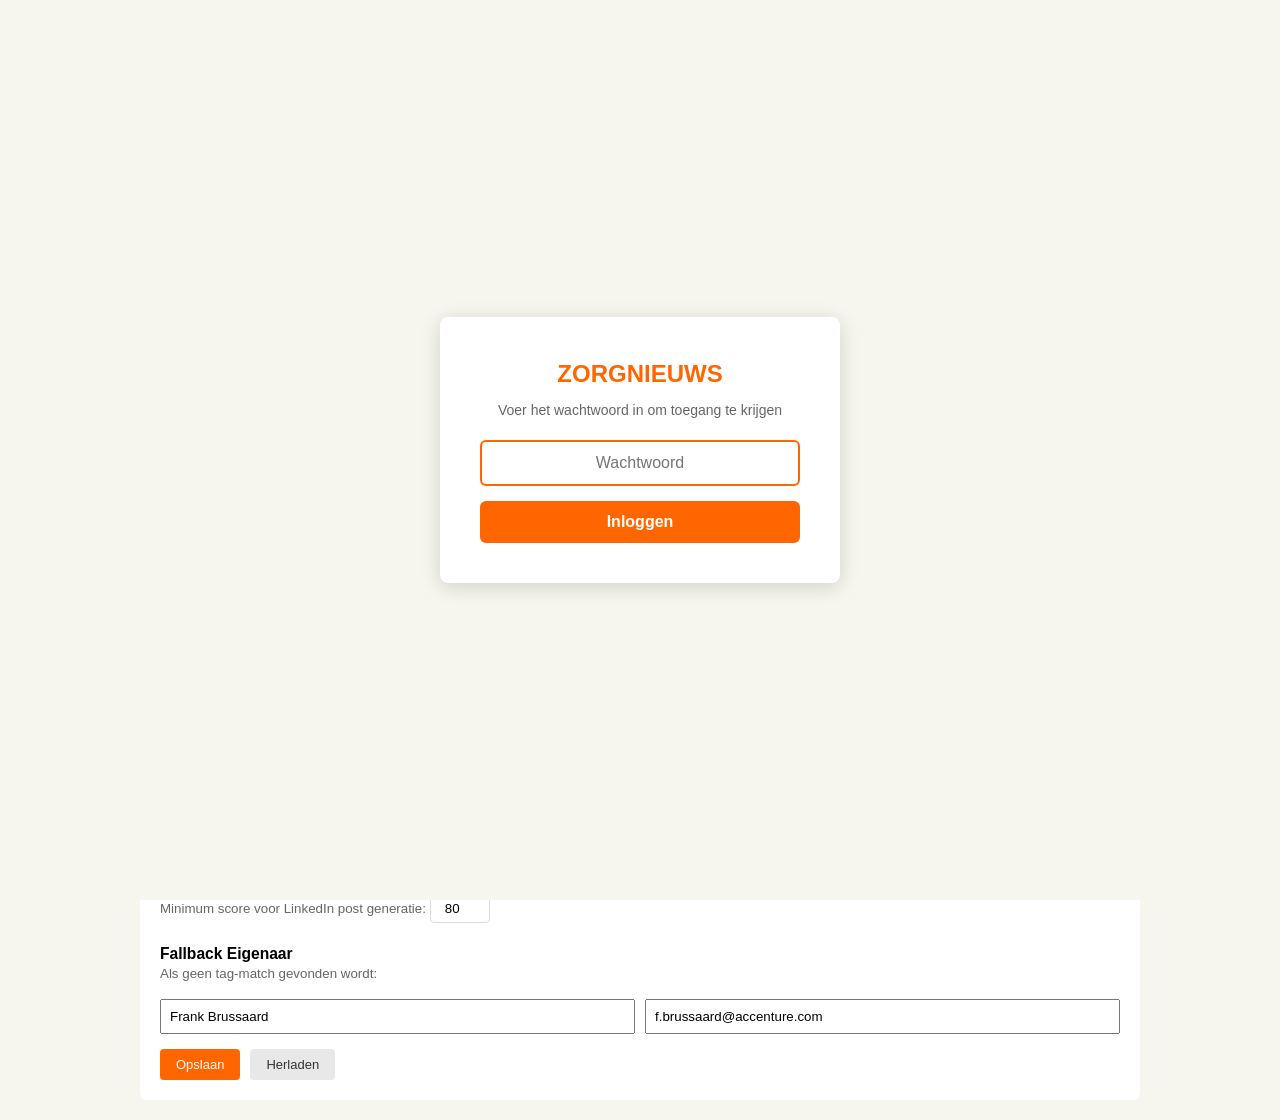
<file: docs/admin.html>
<!DOCTYPE html>
<html lang="nl">
<head>
    <meta charset="UTF-8">
    <meta name="viewport" content="width=device-width, initial-scale=1.0">
    <title>Admin - Zorgnieuws</title>
    <link rel="stylesheet" href="style.css">
    <script src="auth.js"></script>
    <style>
        [data-theme="dark"] .admin-container { background: #242424; color: #e0e0e0; }
        [data-theme="dark"] input, [data-theme="dark"] textarea { background: #1a1a1a; color: #e0e0e0; border-color: #444; }
        [data-theme="dark"] table { border-color: #444; }
        [data-theme="dark"] th { background: #333; }
        [data-theme="dark"] td { border-color: #444; }

        .admin-container {
            max-width: 1000px;
            margin: 20px auto;
            padding: 20px;
            background: #fff;
            border-radius: 8px;
        }
        .admin-container h2 { margin-bottom: 20px; }
        .admin-container p { color: #666; margin-bottom: 15px; }

        table { width: 100%; border-collapse: collapse; margin-bottom: 20px; }
        th, td { padding: 10px; text-align: left; border: 1px solid #ddd; }
        th { background: #f5f5f5; font-weight: bold; }
        td input { width: 100%; padding: 6px; border: 1px solid #ddd; border-radius: 4px; }

        .btn { padding: 8px 16px; border: none; border-radius: 4px; cursor: pointer; font-size: 13px; }
        .btn-primary { background: #ff6600; color: #fff; }
        .btn-danger { background: #fff; color: #c00; border: 1px solid #c00; }
        .btn-secondary { background: #e8e8e8; color: #333; }
        .btn:hover { opacity: 0.9; }

        .button-row { display: flex; gap: 10px; margin-top: 15px; }

        textarea.global-prompt {
            width: 100%;
            height: 100px;
            padding: 10px;
            font-family: inherit;
            border: 1px solid #ddd;
            border-radius: 4px;
            resize: vertical;
        }

        .threshold-input {
            width: 60px;
            padding: 6px;
            text-align: center;
            border: 1px solid #ddd;
            border-radius: 4px;
        }

        .status { padding: 10px; border-radius: 4px; margin-top: 15px; display: none; }
        .status.success { background: #e8f5e9; color: #2e7d32; display: block; }
        .status.error { background: #ffebee; color: #c62828; display: block; }

        .info-box {
            background: #e3f2fd;
            border-left: 4px solid #2196f3;
            padding: 12px;
            margin-bottom: 20px;
            font-size: 12px;
        }
        [data-theme="dark"] .info-box { background: #1a2a3a; border-color: #446688; }
    </style>
</head>
<body>
    <header>
        <h1>ZORGNIEUWS</h1>
        <nav>
            <a href="index.html">Alles</a>
            <a href="prio.html">Hoogste Prio</a>
            <a href="linkedin.html">LinkedIn</a>
            <a href="admin.html" class="active">Admin</a>
            <a href="settings.html">Instellingen</a>
        </nav>
        <button id="theme-toggle" class="theme-toggle" onclick="toggleDarkMode()" title="Toggle dark mode">🌙</button>
        <button class="theme-toggle" onclick="siteLogout()" title="Uitloggen">🚪</button>
    </header>

    <div class="admin-container">
        <h2>Tag-eigenaren voor LinkedIn Posts</h2>

        <div class="info-box">
            <strong>Hoe werkt het:</strong> Artikelen met score ≥ drempel en relevante tags krijgen automatisch een LinkedIn-post concept. De SME ontvangt een email met de concept-post.
        </div>

        <table id="owners-table">
            <thead>
                <tr>
                    <th>Tag</th>
                    <th>SME Naam</th>
                    <th>Email</th>
                    <th>Prompt Hint</th>
                    <th></th>
                </tr>
            </thead>
            <tbody id="owners-body">
            </tbody>
        </table>

        <button class="btn btn-secondary" onclick="addRow()">+ Tag toevoegen</button>

        <h3 style="margin-top: 30px;">Globale LinkedIn Prompt</h3>
        <p>Deze prompt wordt gebruikt voor alle LinkedIn posts (Accenture stijl).</p>
        <textarea id="global-prompt" class="global-prompt" placeholder="Schrijf als senior Accenture consultant..."></textarea>

        <h3 style="margin-top: 20px;">Score Drempel</h3>
        <p>Minimum score voor LinkedIn post generatie: <input type="number" id="score-threshold" class="threshold-input" min="0" max="100" value="80"></p>

        <h3 style="margin-top: 20px;">Fallback Eigenaar</h3>
        <p>Als geen tag-match gevonden wordt:</p>
        <div style="display: flex; gap: 10px;">
            <input type="text" id="fallback-name" placeholder="Naam" style="flex: 1; padding: 8px;">
            <input type="email" id="fallback-email" placeholder="Email" style="flex: 1; padding: 8px;">
        </div>

        <div class="button-row">
            <button class="btn btn-primary" onclick="saveConfig()">Opslaan</button>
            <button class="btn btn-secondary" onclick="loadConfig()">Herladen</button>
        </div>

        <div id="status" class="status"></div>
    </div>

    <script>
        let ownersData = [];

        function loadConfig() {
            fetch('owners.json')
                .then(r => r.json())
                .then(data => {
                    ownersData = data.owners || [];
                    document.getElementById('global-prompt').value = data.global_prompt || '';
                    document.getElementById('score-threshold').value = data.score_threshold || 80;
                    document.getElementById('fallback-name').value = data.fallback_owner?.name || '';
                    document.getElementById('fallback-email').value = data.fallback_owner?.email || '';
                    renderTable();
                })
                .catch(e => {
                    console.error('Failed to load config:', e);
                    showStatus('Kon configuratie niet laden', 'error');
                });
        }

        function renderTable() {
            const tbody = document.getElementById('owners-body');
            tbody.innerHTML = '';

            ownersData.forEach((owner, i) => {
                const row = document.createElement('tr');
                row.innerHTML = `
                    <td><input type="text" value="${owner.tag || ''}" onchange="updateOwner(${i}, 'tag', this.value)"></td>
                    <td><input type="text" value="${owner.name || ''}" onchange="updateOwner(${i}, 'name', this.value)"></td>
                    <td><input type="email" value="${owner.email || ''}" onchange="updateOwner(${i}, 'email', this.value)"></td>
                    <td><input type="text" value="${owner.prompt_hint || ''}" onchange="updateOwner(${i}, 'prompt_hint', this.value)"></td>
                    <td><button class="btn btn-danger" onclick="removeRow(${i})">×</button></td>
                `;
                tbody.appendChild(row);
            });
        }

        function updateOwner(index, field, value) {
            ownersData[index][field] = value;
        }

        function addRow() {
            ownersData.push({ tag: '', name: '', email: '', prompt_hint: '' });
            renderTable();
        }

        function removeRow(index) {
            ownersData.splice(index, 1);
            renderTable();
        }

        function saveConfig() {
            const config = {
                global_prompt: document.getElementById('global-prompt').value,
                score_threshold: parseInt(document.getElementById('score-threshold').value) || 80,
                owners: ownersData.filter(o => o.tag && o.name && o.email),
                fallback_owner: {
                    name: document.getElementById('fallback-name').value,
                    email: document.getElementById('fallback-email').value
                }
            };

            // Save to localStorage for now (GitHub API would require PAT)
            localStorage.setItem('zorgnieuws_owners', JSON.stringify(config));
            showStatus('Configuratie opgeslagen (lokaal). Voor server-side opslag: update config/owners.json in de repo.', 'success');
        }

        function showStatus(message, type) {
            const status = document.getElementById('status');
            status.textContent = message;
            status.className = 'status ' + type;
            setTimeout(() => { status.style.display = 'none'; }, 5000);
        }

        // Init
        document.addEventListener('DOMContentLoaded', loadConfig);
    </script>
</body>
</html>
</file>
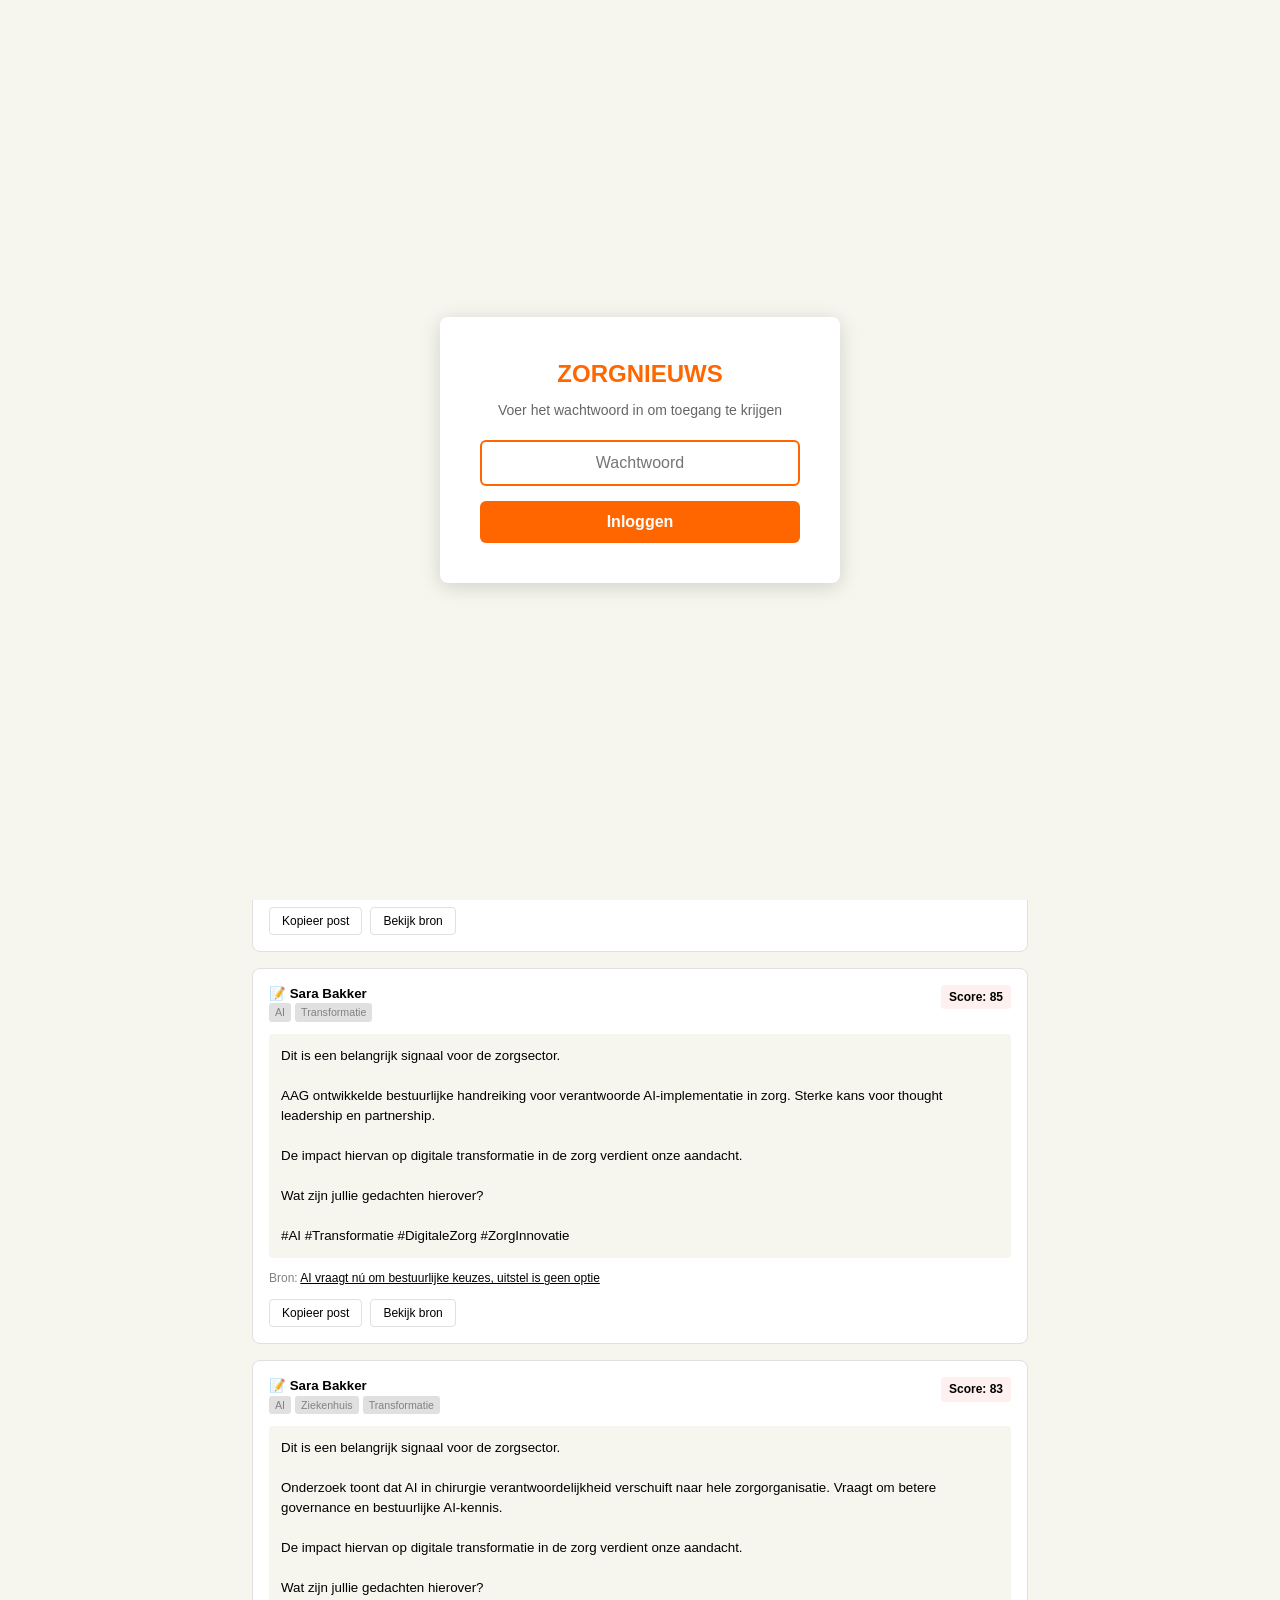
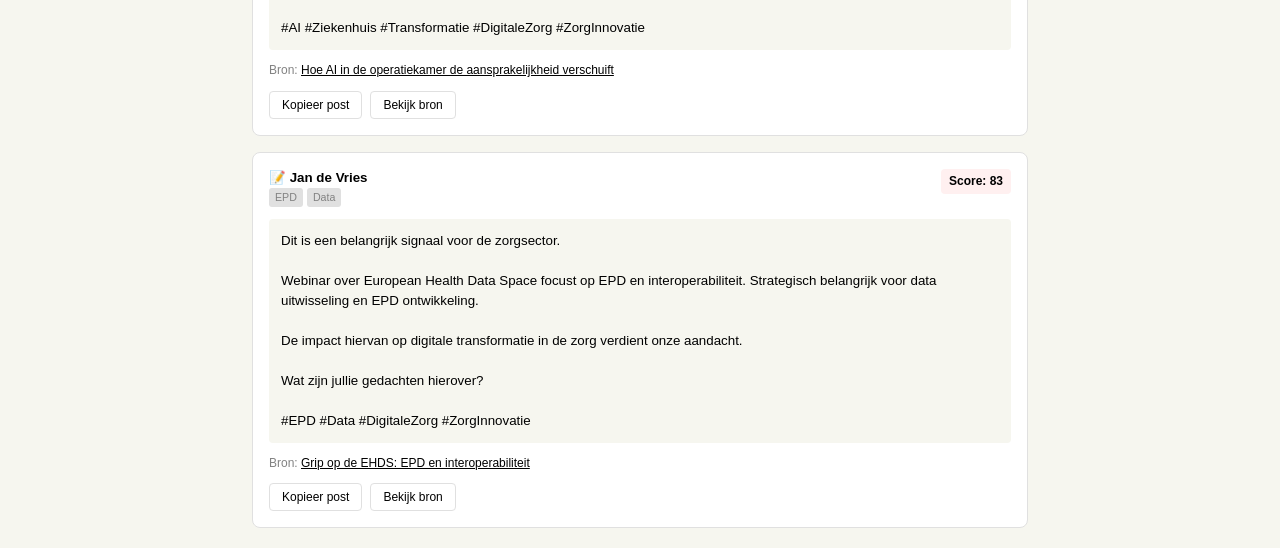
<file: docs/linkedin.html>
<!DOCTYPE html>
<html lang="nl">
<head>
    <meta charset="UTF-8">
    <meta name="viewport" content="width=device-width, initial-scale=1.0">
    <title>LinkedIn Posts - Zorgnieuws</title>
    <link rel="stylesheet" href="style.css">
    <script src="auth.js"></script>
    <style>
        .linkedin-container {
            max-width: 800px;
            margin: 20px auto;
            padding: 0 12px;
        }

        .post-card {
            background: var(--card-bg, #fff);
            border: 1px solid var(--border-color, #ddd);
            border-radius: 8px;
            padding: 16px;
            margin-bottom: 16px;
        }

        .post-header {
            display: flex;
            justify-content: space-between;
            align-items: flex-start;
            margin-bottom: 12px;
        }

        .post-meta {
            font-size: 9pt;
            color: var(--meta-color, #666);
        }

        .post-sme {
            font-weight: bold;
            color: var(--text-color, #000);
        }

        .post-score {
            background: var(--critical-bg, #fff0f0);
            padding: 4px 8px;
            border-radius: 4px;
            font-size: 9pt;
            font-weight: bold;
        }

        .post-text {
            white-space: pre-wrap;
            line-height: 1.5;
            font-size: 10pt;
            padding: 12px;
            background: var(--bg-color, #f6f6ef);
            border-radius: 4px;
            margin-bottom: 12px;
        }

        .post-source {
            font-size: 9pt;
            color: var(--meta-color, #666);
            margin-bottom: 12px;
        }

        .post-source a {
            color: var(--link-color, #0066cc);
        }

        .post-actions {
            display: flex;
            gap: 8px;
        }

        .post-actions button {
            padding: 6px 12px;
            font-size: 9pt;
            border: 1px solid var(--border-color, #ddd);
            background: var(--card-bg, #fff);
            border-radius: 4px;
            cursor: pointer;
        }

        .post-actions button:hover {
            background: var(--border-color, #eee);
        }

        .post-actions button.copied {
            background: #4caf50;
            color: white;
            border-color: #4caf50;
        }

        .date-header {
            font-size: 11pt;
            font-weight: bold;
            color: var(--meta-color, #666);
            margin: 24px 0 12px;
            padding-bottom: 8px;
            border-bottom: 1px solid var(--border-color, #ddd);
        }

        .no-posts {
            text-align: center;
            padding: 40px;
            color: var(--meta-color, #666);
        }

        .tag {
            display: inline-block;
            background: var(--border-color, #e8e8e8);
            padding: 2px 6px;
            border-radius: 3px;
            font-size: 8pt;
            margin-right: 4px;
        }
    </style>
</head>
<body>
    <header>
        <h1>ZORGNIEUWS</h1>
        <nav>
            <a href="index.html">Alles</a>
            <a href="prio.html">Hoogste Prio</a>
            <a href="linkedin.html" class="active">LinkedIn</a>
            <a href="admin.html">Admin</a>
            <a href="settings.html">Instellingen</a>
        </nav>
        <button id="theme-toggle" class="theme-toggle" onclick="toggleDarkMode()" title="Toggle dark mode">🌙</button>
        <button class="theme-toggle" onclick="siteLogout()" title="Uitloggen">🚪</button>
    </header>

    <div class="linkedin-container">
        <h2 style="margin-bottom: 8px;">LinkedIn Posts</h2>
        <p style="color: var(--meta-color); margin-bottom: 20px;">
            Automatisch gegenereerde thought leadership posts voor Accenture SMEs.
        </p>

        <div id="posts-container">
            <div class="no-posts">Laden...</div>
        </div>
    </div>

    <script>
        function formatDate(isoString) {
            const date = new Date(isoString);
            const today = new Date();
            const yesterday = new Date(today);
            yesterday.setDate(yesterday.getDate() - 1);

            if (date.toDateString() === today.toDateString()) return 'Vandaag';
            if (date.toDateString() === yesterday.toDateString()) return 'Gisteren';
            return date.toLocaleDateString('nl-NL', { weekday: 'long', day: 'numeric', month: 'long' });
        }

        function copyPost(btn, text) {
            navigator.clipboard.writeText(text).then(() => {
                btn.textContent = '✓ Gekopieerd!';
                btn.classList.add('copied');
                setTimeout(() => {
                    btn.textContent = 'Kopieer post';
                    btn.classList.remove('copied');
                }, 2000);
            });
        }

        function loadPosts() {
            fetch('linkedin_posts.json')
                .then(r => r.json())
                .then(posts => {
                    const container = document.getElementById('posts-container');

                    if (!posts || posts.length === 0) {
                        container.innerHTML = '<div class="no-posts">Nog geen LinkedIn posts gegenereerd.</div>';
                        return;
                    }

                    // Group by date
                    const grouped = {};
                    posts.forEach(post => {
                        const date = post.generated_at?.split('T')[0] || 'Onbekend';
                        if (!grouped[date]) grouped[date] = [];
                        grouped[date].push(post);
                    });

                    let html = '';
                    Object.keys(grouped).sort().reverse().forEach(date => {
                        const displayDate = formatDate(date + 'T00:00:00');
                        html += `<div class="date-header">${displayDate}</div>`;

                        grouped[date].forEach(post => {
                            const tags = (post.article_tags || []).map(t => `<span class="tag">${t}</span>`).join('');
                            html += `
                                <div class="post-card">
                                    <div class="post-header">
                                        <div>
                                            <div class="post-sme">📝 ${post.sme_name || 'Expert'}</div>
                                            <div class="post-meta">${tags}</div>
                                        </div>
                                        <div class="post-score">Score: ${post.article_score || 0}</div>
                                    </div>
                                    <div class="post-text">${post.post_text || ''}</div>
                                    <div class="post-source">
                                        Bron: <a href="${post.article_url || '#'}" target="_blank">${post.article_title || 'Artikel'}</a>
                                    </div>
                                    <div class="post-actions">
                                        <button onclick="copyPost(this, \`${(post.post_text || '').replace(/`/g, "'").replace(/\\/g, '\\\\')}\`)">Kopieer post</button>
                                        <button onclick="window.open('${post.article_url || '#'}', '_blank')">Bekijk bron</button>
                                    </div>
                                </div>
                            `;
                        });
                    });

                    container.innerHTML = html;
                })
                .catch(e => {
                    console.error('Failed to load posts:', e);
                    document.getElementById('posts-container').innerHTML =
                        '<div class="no-posts">Kon posts niet laden. Run eerst de LinkedIn generator.</div>';
                });
        }

        document.addEventListener('DOMContentLoaded', loadPosts);
    </script>
</body>
</html>
</file>
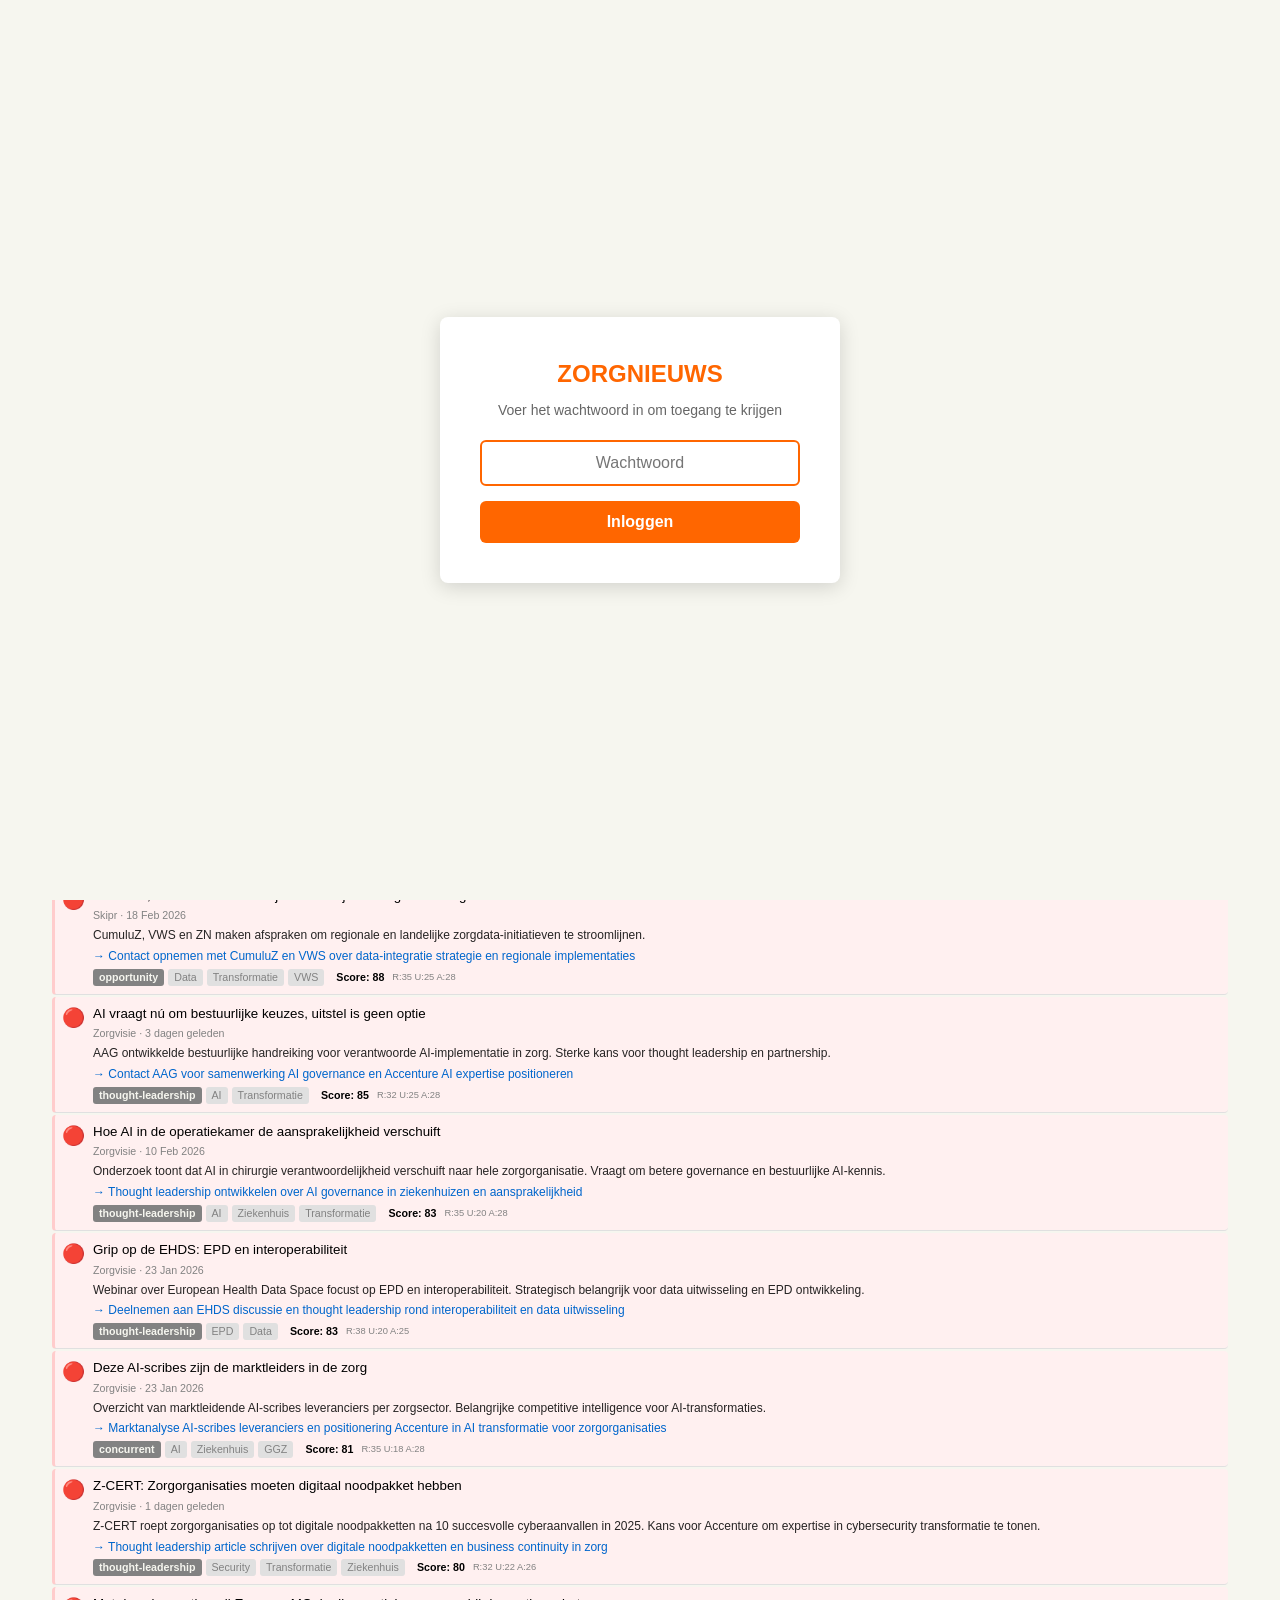
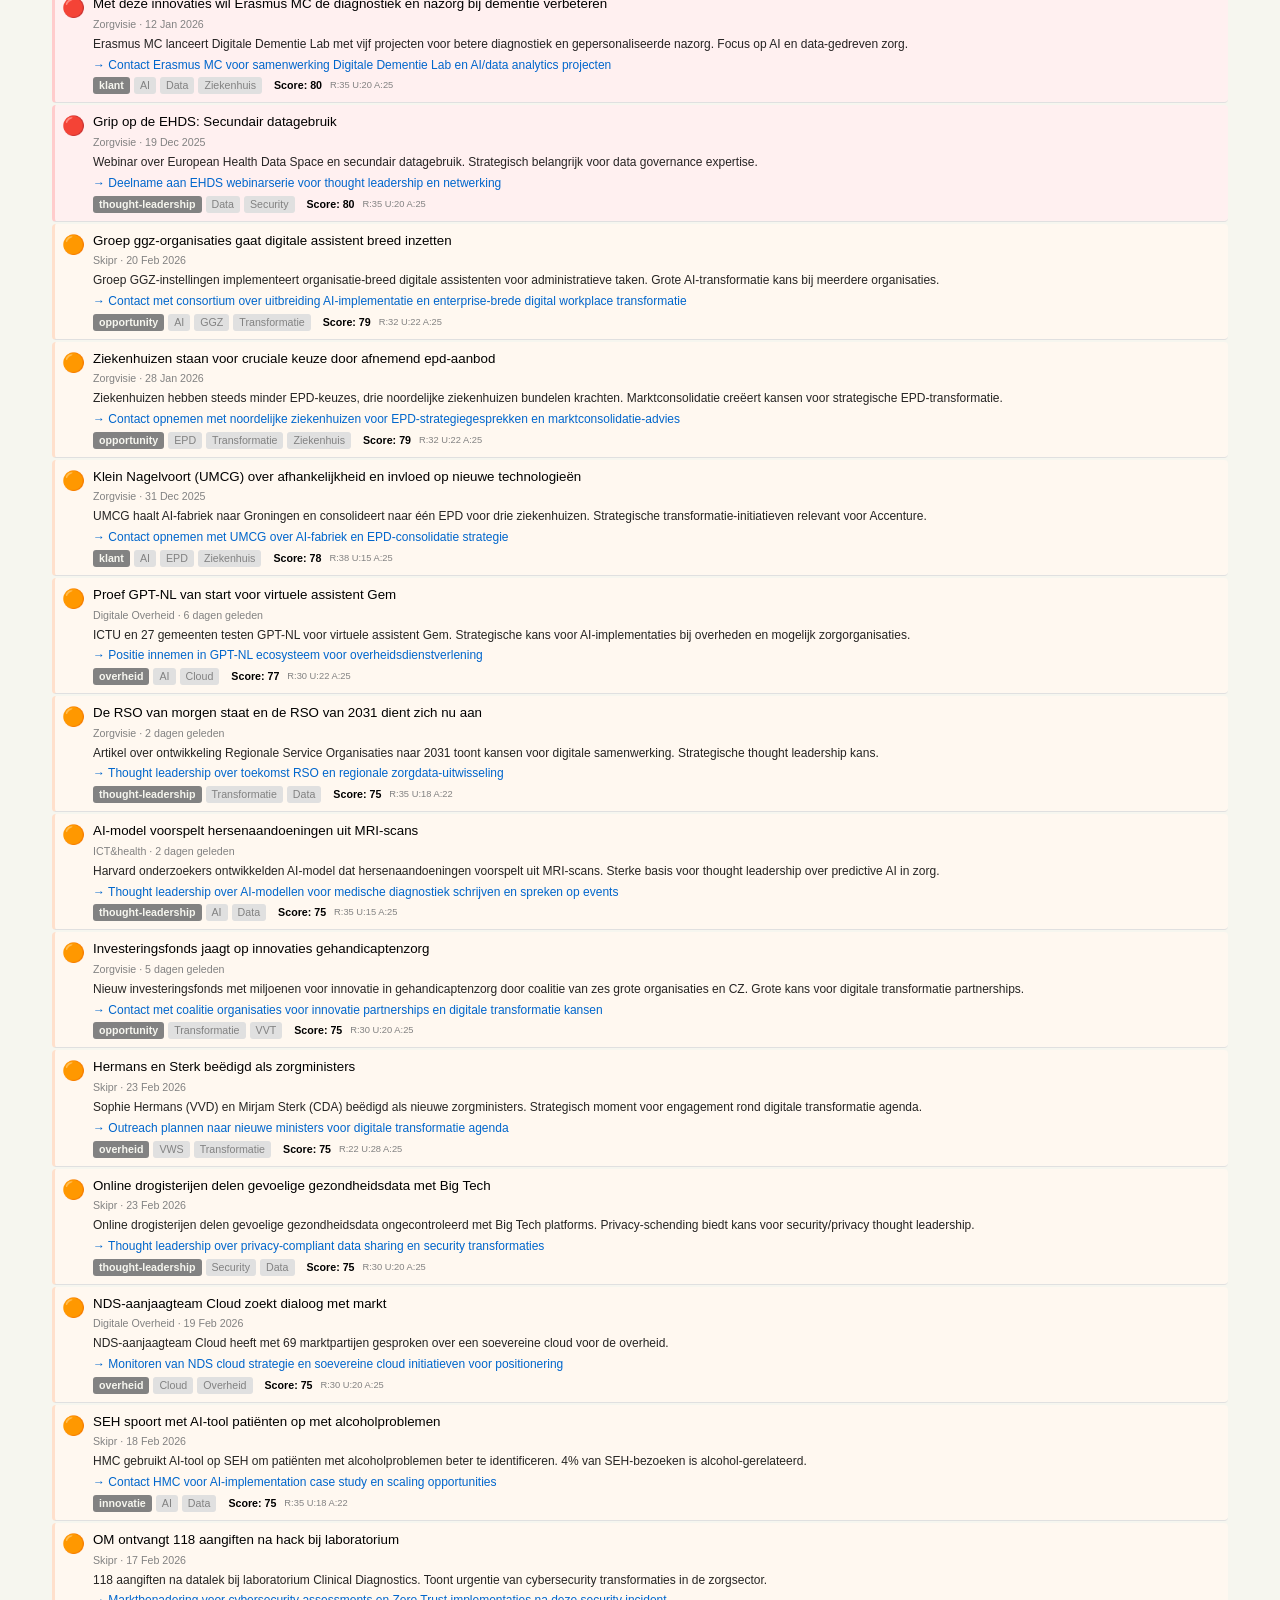
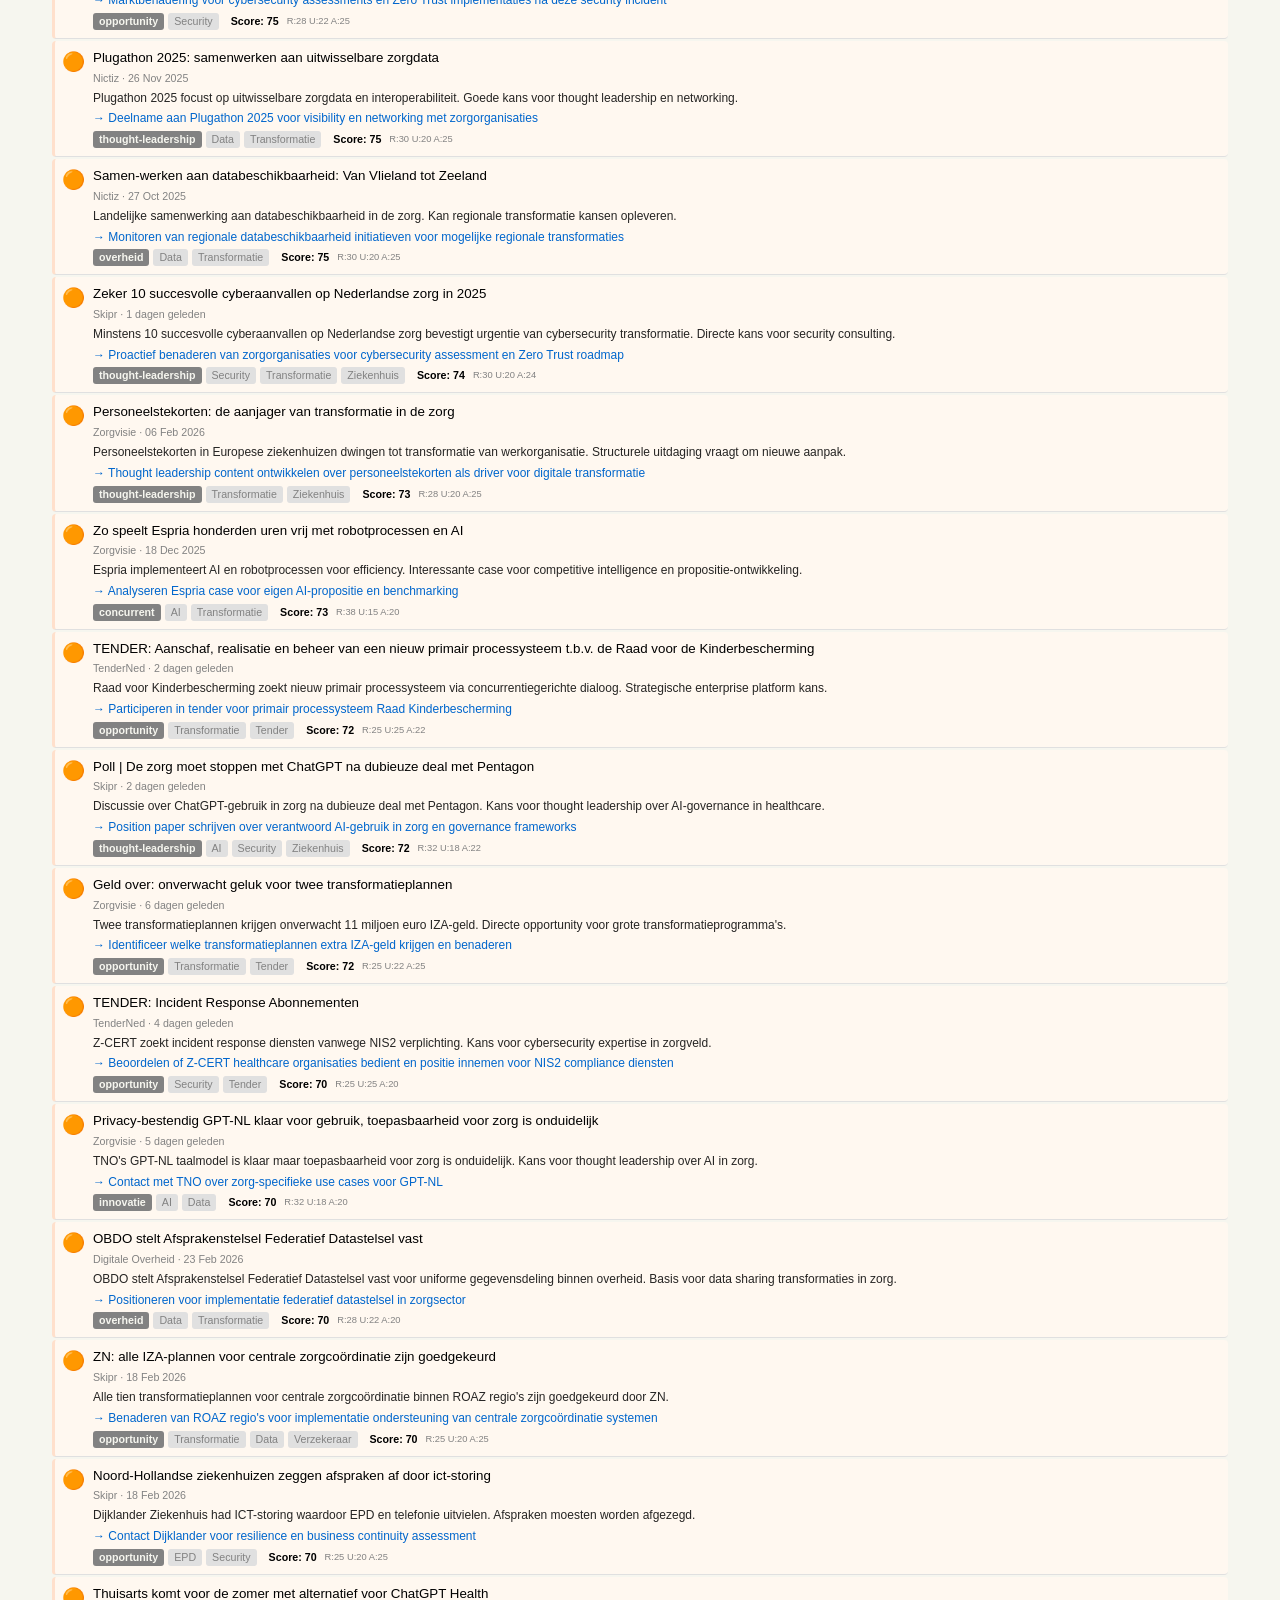
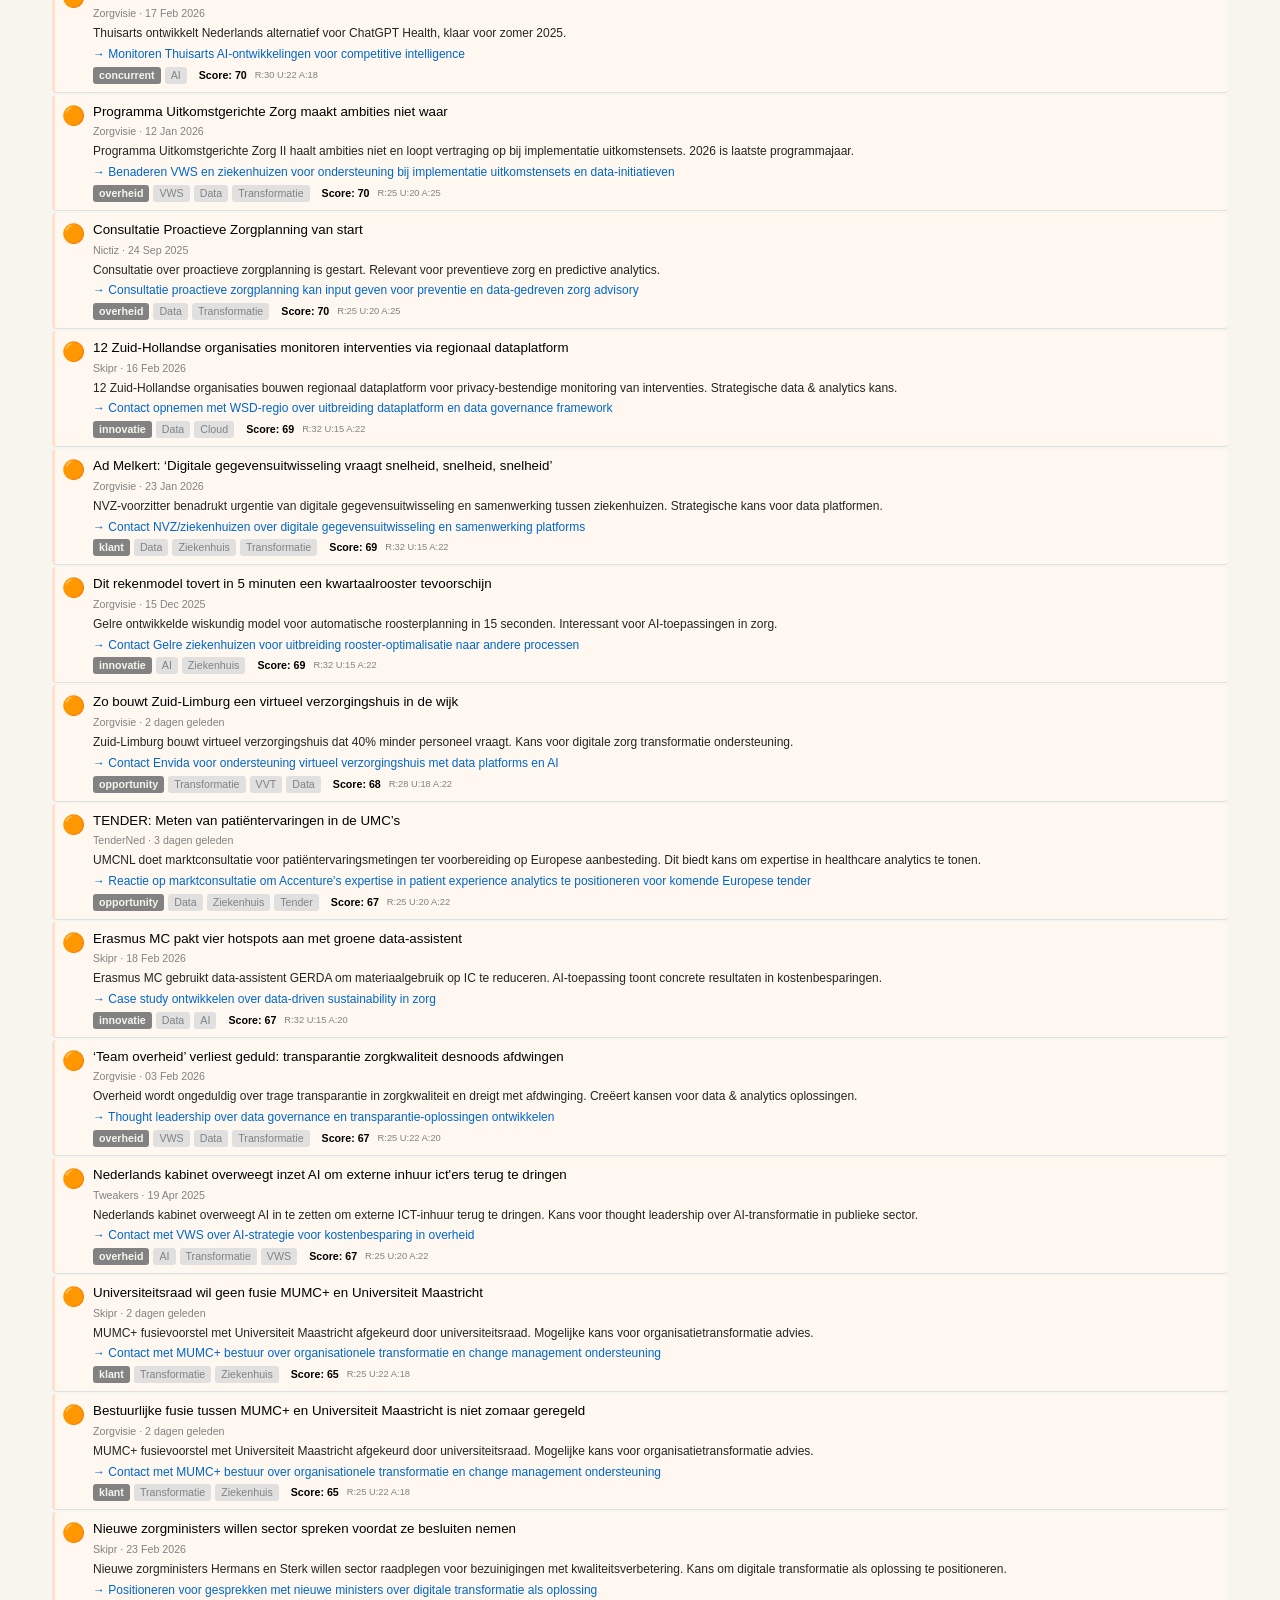
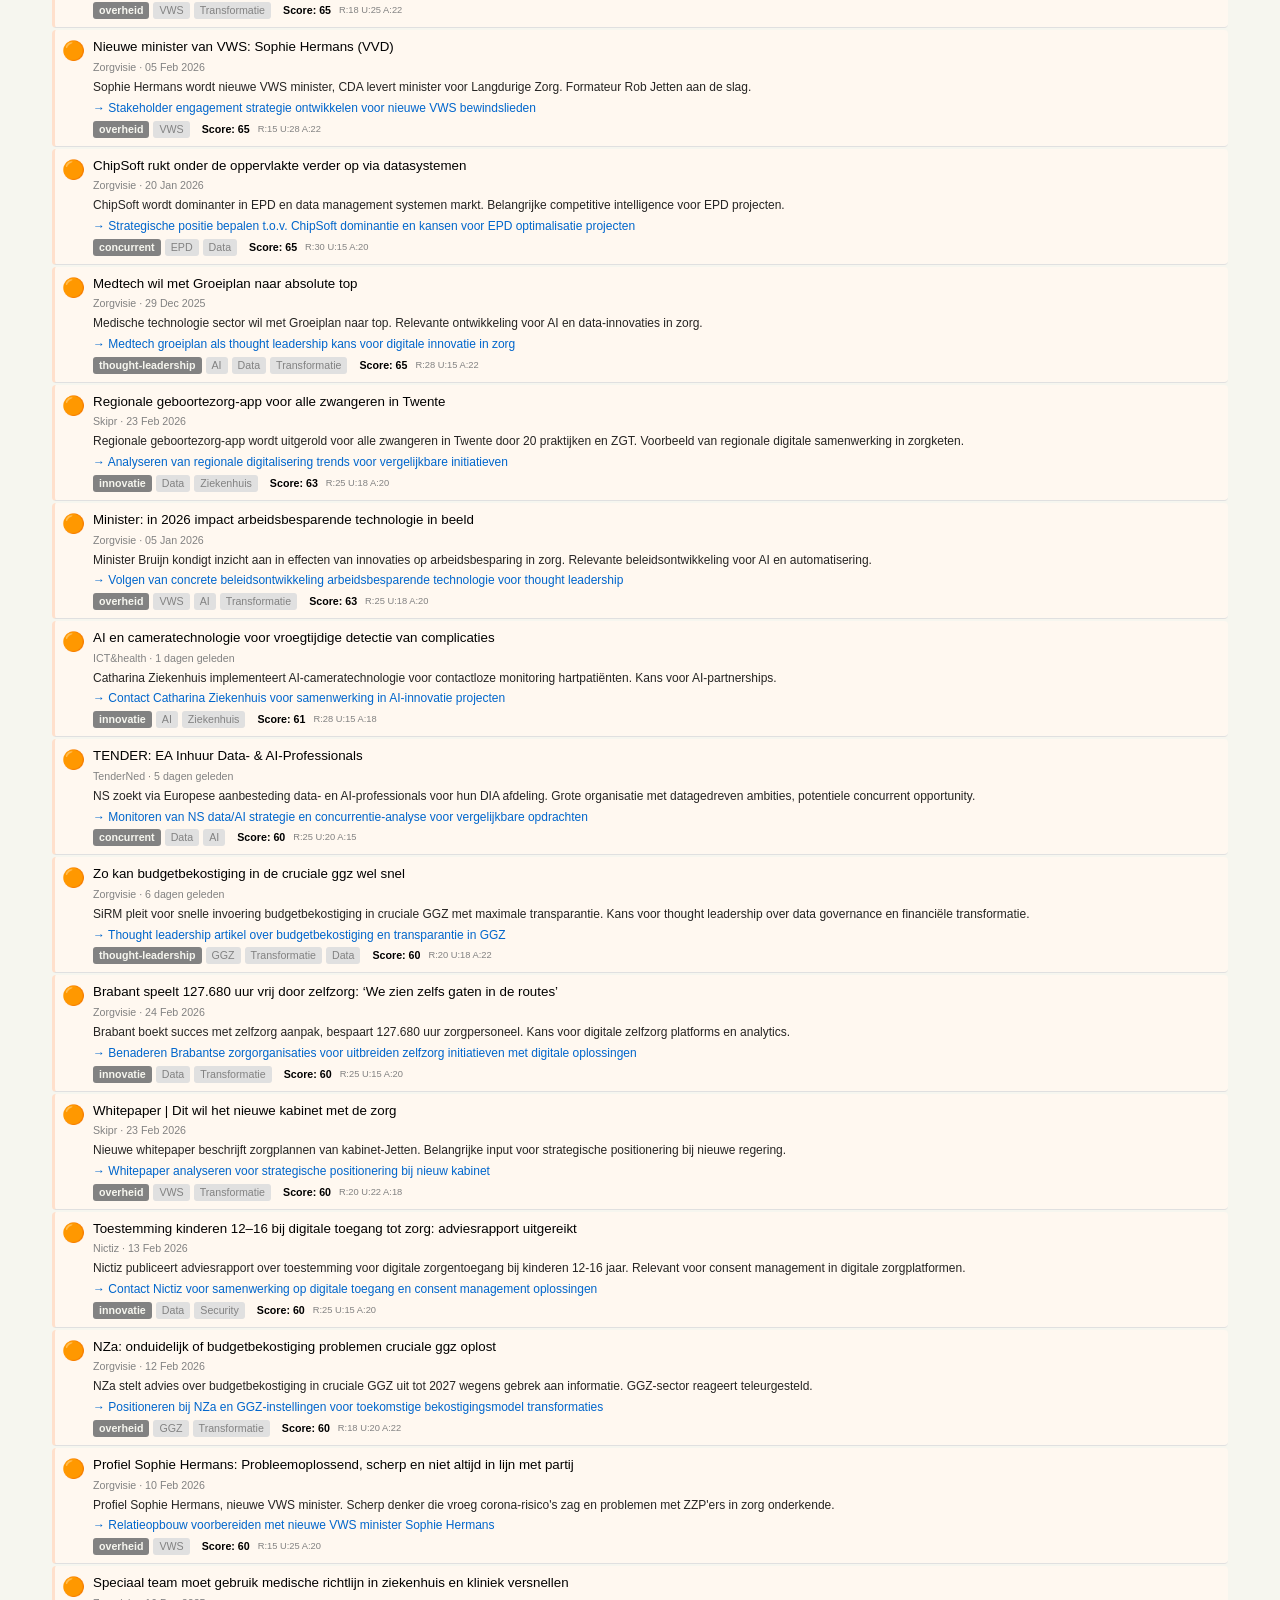
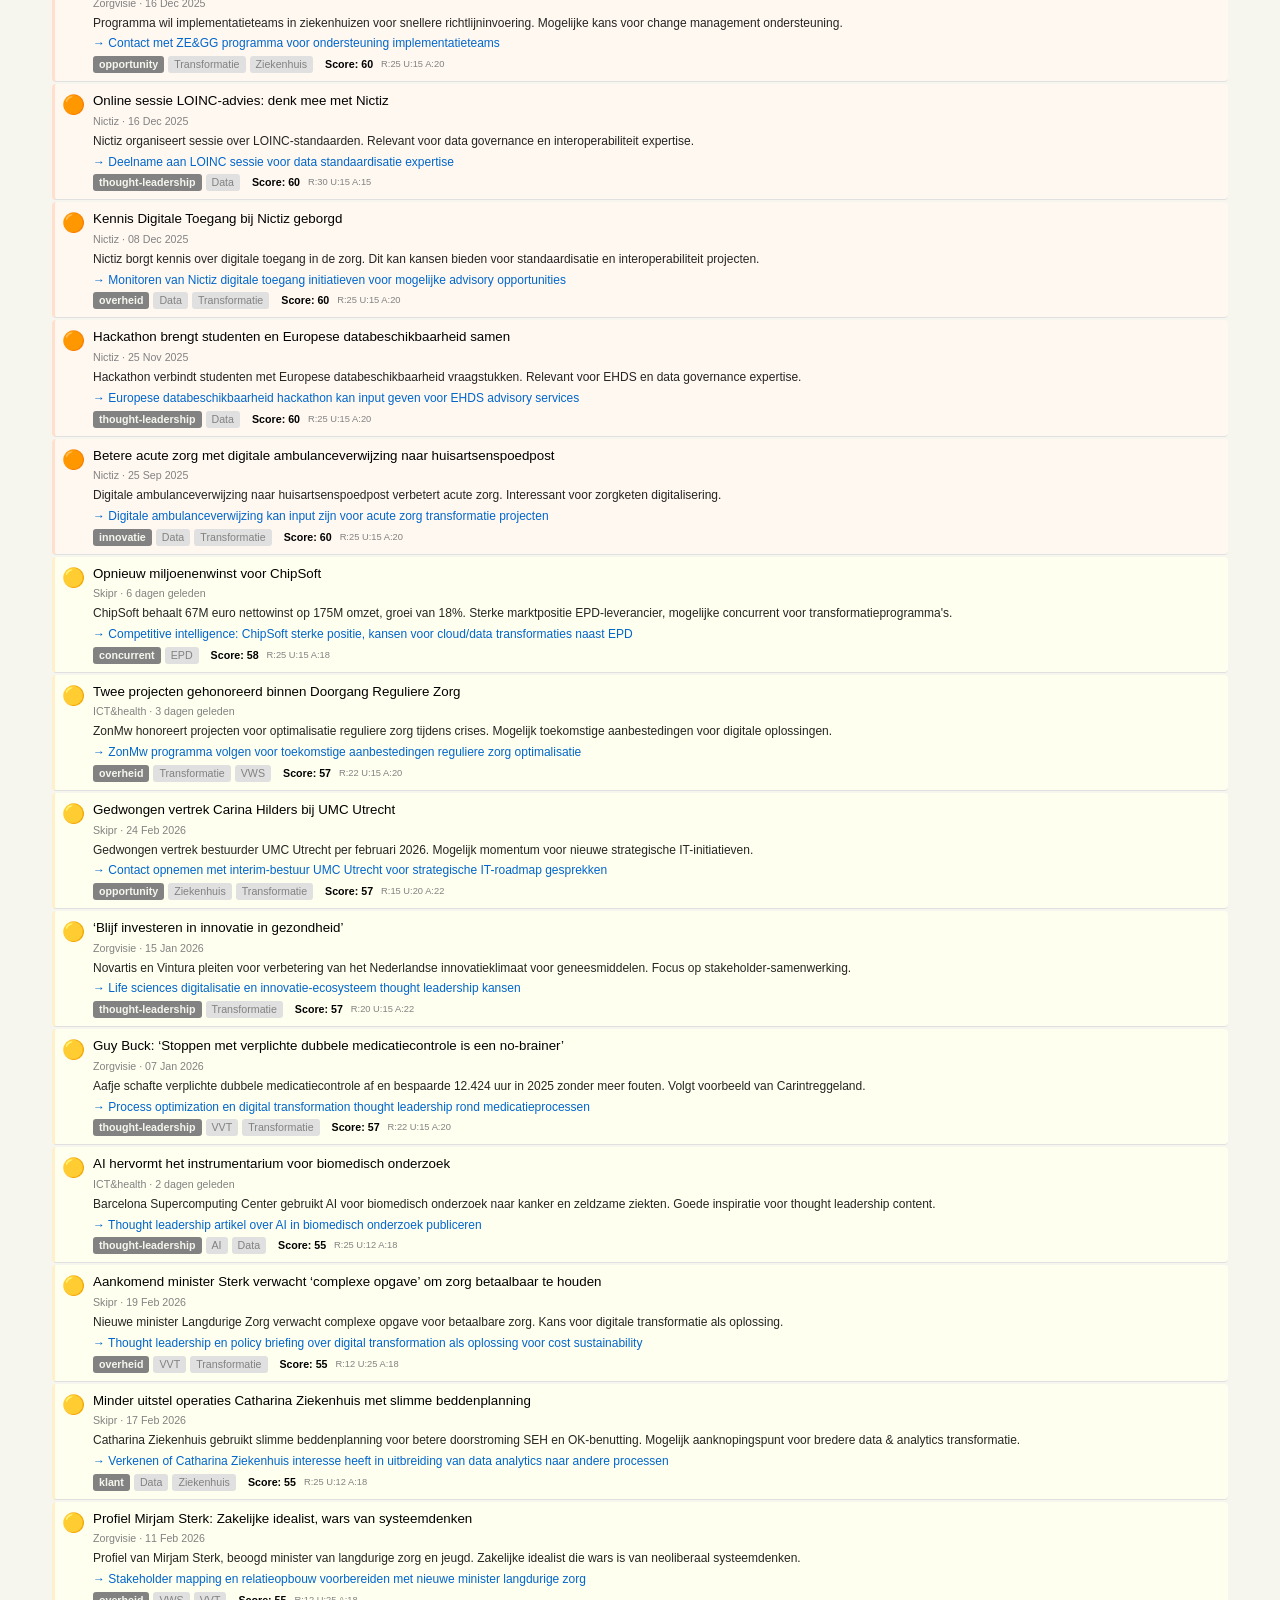
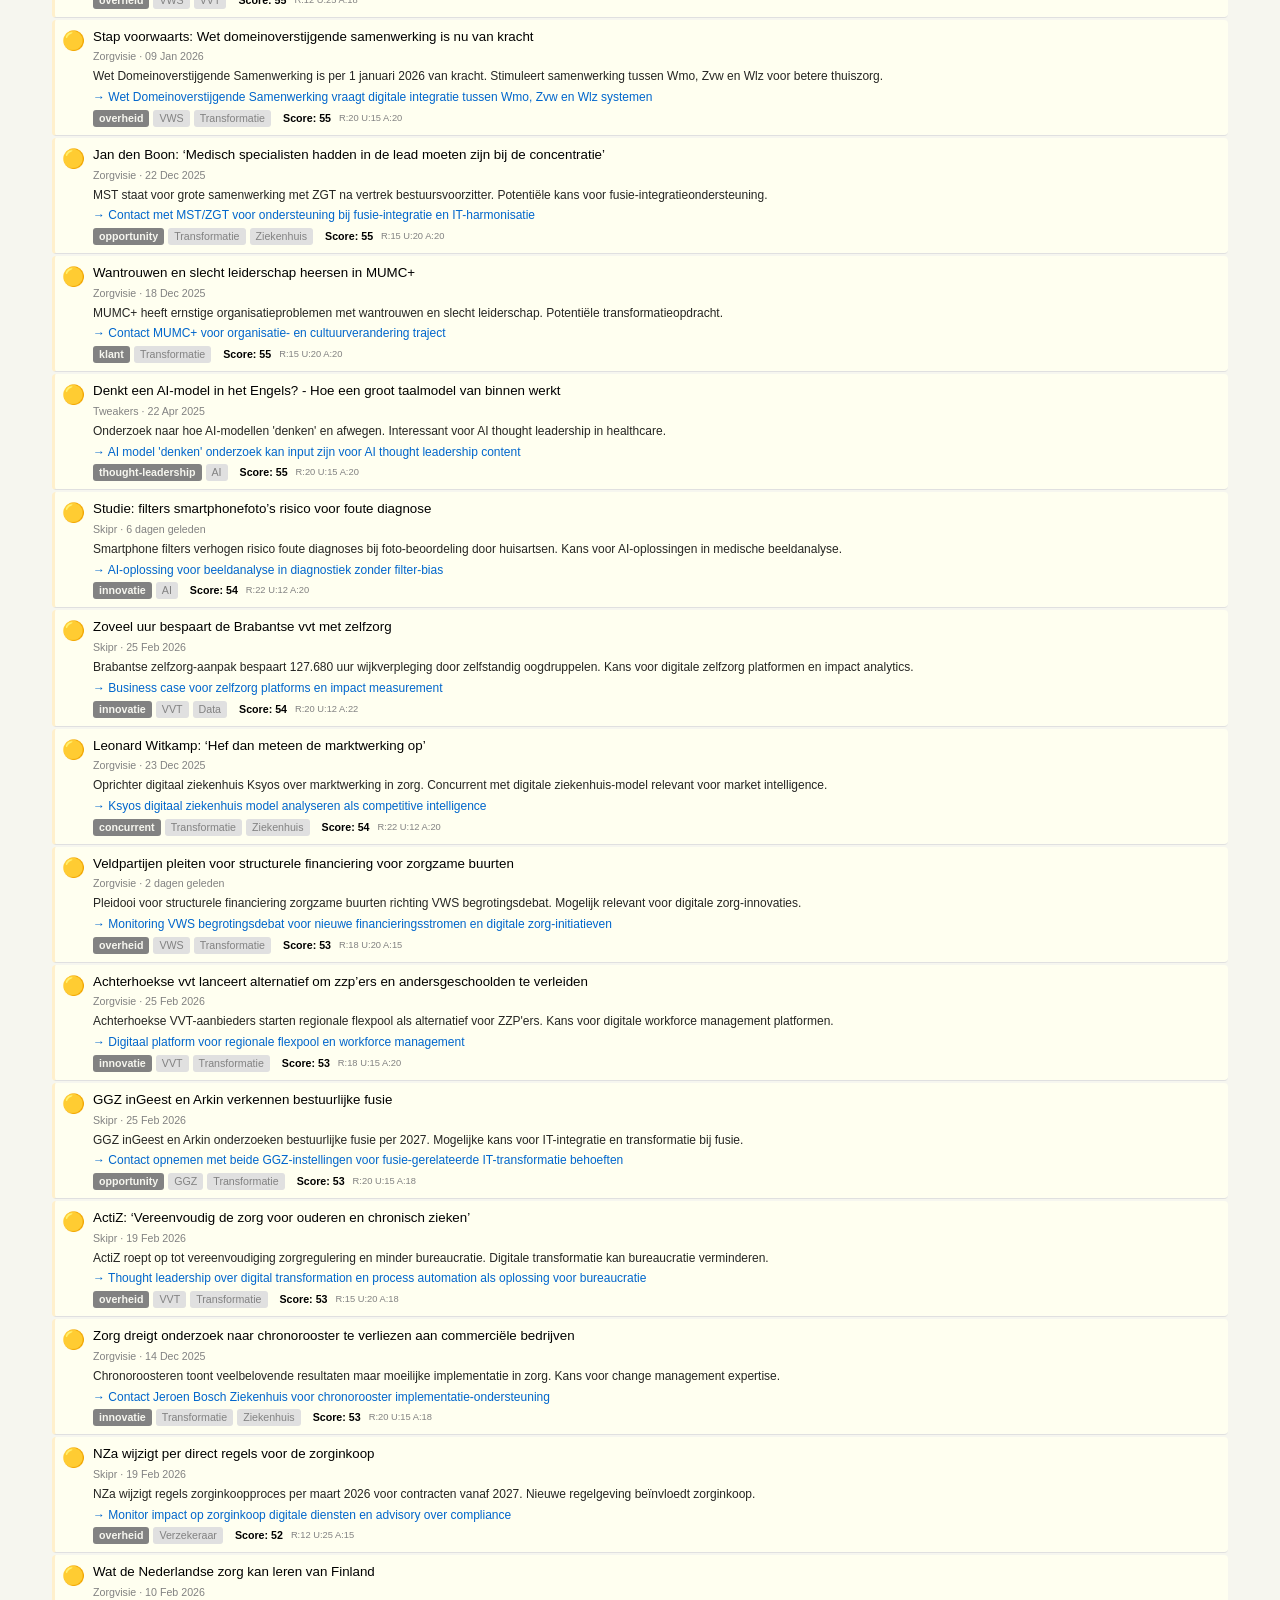
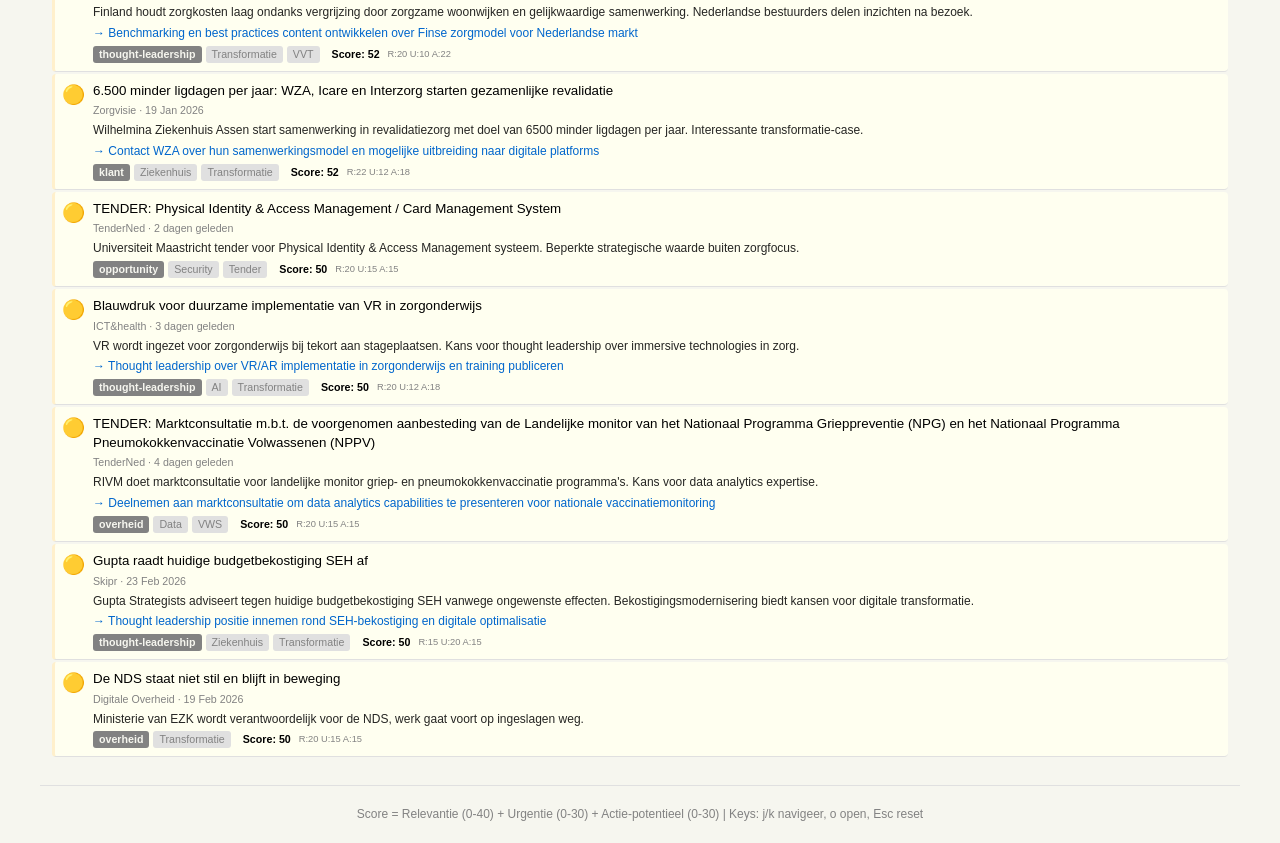
<file: docs/prio.html>
<!DOCTYPE html>
<html lang="nl">
<head>
    <meta charset="UTF-8">
    <meta name="viewport" content="width=device-width, initial-scale=1.0">
    <title>Hoogste Prio - Zorgnieuws</title>
    <link rel="stylesheet" href="style.css">
    <script src="auth.js"></script>
</head>
<body>
    <header>
        <h1>ZORGNIEUWS</h1>
        <nav>
            <a href="index.html">Alles</a>
            <a href="prio.html" class="active">Hoogste Prio</a>
            <a href="linkedin.html">LinkedIn</a>
            <a href="admin.html">Admin</a>
            <a href="settings.html">Instellingen</a>
        </nav>
        <div class="updated">
            Laatst bijgewerkt: 05 Mar 2026 10:07
        </div>
        <button id="theme-toggle" class="theme-toggle" onclick="toggleDarkMode()" title="Toggle dark mode">🌙</button>
        <button class="theme-toggle" onclick="siteLogout()" title="Uitloggen">🚪</button>
    </header>

    <div class="stats-bar">
        <span class="stat critical">🔴 14 critical</span>
        <span class="stat high">🟠 57 high</span>
        <span class="stat medium">🟡 78 medium</span>
        <span class="stat-count"><span id="visible-count">100 artikelen</span></span>
    </div>

    <div id="filter-bar" class="filter-bar">
        <div class="filter-group">
            <span class="filter-label">Categorie:</span>
            <div id="category-filter" class="filter-buttons"></div>
        </div>
        <div class="filter-group">
            <span class="filter-label">Tags:</span>
            <div id="tag-filter" class="filter-buttons"></div>
        </div>
        <button class="filter-btn clear-btn" onclick="clearFilters()">✕ Reset</button>
    </div>

    <main>
        <div class="articles">
            
        <article class="article critical" data-category="opportunity" data-tags="Security,Tender,Ziekenhuis">
            <div class="indicator">🔴</div>
            <div class="content">
                <a href="https://www.tenderned.nl/aankondigingen/overzicht/414123" target="_blank" class="title">TENDER: EA Managed SOC-dienstverlening UMC’s</a>
                <div class="meta">
                    TenderNed · 2 dagen geleden
                </div>
                <div class="summary">UMC's besteden gezamenlijk managed SOC-diensten aan via UMCNL. Grote strategische cybersecurity opportunity.</div>
                <div class="action-hint">→ Directe deelname aan UMC managed SOC tender via UMCNL</div>
                <div class="tags">
                    <span class="category">opportunity</span> <span class="tag">Security</span> <span class="tag">Tender</span> <span class="tag">Ziekenhuis</span>
                    <span class="score">Score: 96</span> <span class="score-breakdown">R:38 U:28 A:30</span>
                </div>
            </div>
        </article>
        <article class="article critical" data-category="opportunity" data-tags="EPD,Tender,Ziekenhuis">
            <div class="indicator">🔴</div>
            <div class="content">
                <a href="https://www.skipr.nl/nieuws/rechter-geeft-chipsoft-gelijk-streep-door-epd-plan-in-noordelijke-ziekenhuizen/" target="_blank" class="title">Rechter geeft ChipSoft gelijk: streep door epd-plan noordelijke ziekenhuizen</a>
                <div class="meta">
                    Skipr · 16 Feb 2026
                </div>
                <div class="summary">Rechter dwingt UMCG, Treant en Ommelander tot Europese EPD-aanbesteding na bezwaar ChipSoft tegen Epic-keuze. Grote transformatie tender opportunity voor Accenture.</div>
                <div class="action-hint">→ Voorbereiden op Europese aanbesteding EPD UMCG/Treant/Ommelander - grote strategische transformatie kans</div>
                <div class="tags">
                    <span class="category">opportunity</span> <span class="tag">EPD</span> <span class="tag">Tender</span> <span class="tag">Ziekenhuis</span>
                    <span class="score">Score: 96</span> <span class="score-breakdown">R:38 U:28 A:30</span>
                </div>
            </div>
        </article>
        <article class="article critical" data-category="thought-leadership" data-tags="AI,Transformatie,Ziekenhuis">
            <div class="indicator">🔴</div>
            <div class="content">
                <a href="https://www.zorgvisie.nl/doorbraak-ai-vereist-leiderschap-en-visie-in-bestuurskamer/" target="_blank" class="title">Doorbraak AI vereist leiderschap en visie in bestuurskamer</a>
                <div class="meta">
                    Zorgvisie · 03 Feb 2026
                </div>
                <div class="summary">AI-implementatie in radiologie stagneert door gebrek aan strategie en data-governance, aldus zorgbestuurder Regina Beets-Tan. Directe kans voor AI transformatie expertise.</div>
                <div class="action-hint">→ Contact opnemen met Regina Beets-Tan voor AI governance thought leadership en strategische gesprekken</div>
                <div class="tags">
                    <span class="category">thought-leadership</span> <span class="tag">AI</span> <span class="tag">Transformatie</span> <span class="tag">Ziekenhuis</span>
                    <span class="score">Score: 91</span> <span class="score-breakdown">R:38 U:25 A:28</span>
                </div>
            </div>
        </article>
        <article class="article critical" data-category="thought-leadership" data-tags="AI,Data">
            <div class="indicator">🔴</div>
            <div class="content">
                <a href="https://www.zorgvisie.nl/jessica-workum-ziet-veel-potentie-en-grote-risicos-in-chatgpt-health/" target="_blank" class="title">Jessica Workum ziet veel potentie en grote risico’s in ChatGPT Health</a>
                <div class="meta">
                    Zorgvisie · 13 Jan 2026
                </div>
                <div class="summary">OpenAI lanceert ChatGPT Health voor gepersonaliseerd gezondheidsadvies op basis van alle zorgdata. AI-expert ziet grote potentie maar ook significante risico's.</div>
                <div class="action-hint">→ Thought leadership position innemen rond ChatGPT Health en AI in zorg, security en privacy aspecten</div>
                <div class="tags">
                    <span class="category">thought-leadership</span> <span class="tag">AI</span> <span class="tag">Data</span>
                    <span class="score">Score: 91</span> <span class="score-breakdown">R:38 U:25 A:28</span>
                </div>
            </div>
        </article>
        <article class="article critical" data-category="opportunity" data-tags="Data,Transformatie">
            <div class="indicator">🔴</div>
            <div class="content">
                <a href="https://nictiz.nl/nieuws/denk-mee-over-de-inrichting-van-hergebruik-van-gezondheidsdata/" target="_blank" class="title">Denk mee over de inrichting van hergebruik van gezondheidsdata</a>
                <div class="meta">
                    Nictiz · 30 Oct 2025
                </div>
                <div class="summary">Nictiz vraagt meedenken over hergebruik van gezondheidsdata. Strategische kans voor data governance en EHDS advisory.</div>
                <div class="action-hint">→ Actief meedenken in consultatie kan leiden tot advisory opdrachten voor data governance</div>
                <div class="tags">
                    <span class="category">opportunity</span> <span class="tag">Data</span> <span class="tag">Transformatie</span>
                    <span class="score">Score: 90</span> <span class="score-breakdown">R:35 U:25 A:30</span>
                </div>
            </div>
        </article>
        <article class="article critical" data-category="opportunity" data-tags="Transformatie,Ziekenhuis,EPD">
            <div class="indicator">🔴</div>
            <div class="content">
                <a href="https://www.skipr.nl/nieuws/ziekenhuizen-mst-en-zgt-willen-een-digitaal-ziekenhuis-voor-twente/" target="_blank" class="title">Ziekenhuizen MST en ZGT willen één digitaal ziekenhuis voor Twente</a>
                <div class="meta">
                    Skipr · 2 dagen geleden
                </div>
                <div class="summary">MST en ZGT willen samen één digitaal ziekenhuis oprichten voor Twente. Dit biedt grote kansen voor strategische digitale transformatie partnerships.</div>
                <div class="action-hint">→ Direct contact opnemen met MST en ZGT bestuurders voor digitaal ziekenhuis transformatie gesprek</div>
                <div class="tags">
                    <span class="category">opportunity</span> <span class="tag">Transformatie</span> <span class="tag">Ziekenhuis</span> <span class="tag">EPD</span>
                    <span class="score">Score: 88</span> <span class="score-breakdown">R:38 U:20 A:30</span>
                </div>
            </div>
        </article>
        <article class="article critical" data-category="opportunity" data-tags="Data,Transformatie,VWS">
            <div class="indicator">🔴</div>
            <div class="content">
                <a href="https://www.skipr.nl/nieuws/cumuluz-vws-en-zn-stroomlijnen-landelijke-en-regionale-zorgdata-initiatieven/" target="_blank" class="title">CumuluZ, VWS en ZN stroomlijnen landelijke en regionale zorgdata-initiatieven</a>
                <div class="meta">
                    Skipr · 18 Feb 2026
                </div>
                <div class="summary">CumuluZ, VWS en ZN maken afspraken om regionale en landelijke zorgdata-initiatieven te stroomlijnen.</div>
                <div class="action-hint">→ Contact opnemen met CumuluZ en VWS over data-integratie strategie en regionale implementaties</div>
                <div class="tags">
                    <span class="category">opportunity</span> <span class="tag">Data</span> <span class="tag">Transformatie</span> <span class="tag">VWS</span>
                    <span class="score">Score: 88</span> <span class="score-breakdown">R:35 U:25 A:28</span>
                </div>
            </div>
        </article>
        <article class="article critical" data-category="thought-leadership" data-tags="AI,Transformatie">
            <div class="indicator">🔴</div>
            <div class="content">
                <a href="https://www.zorgvisie.nl/ai-vraagt-nu-om-bestuurlijke-keuzes-uitstel-is-geen-optie/" target="_blank" class="title">AI vraagt nú om bestuurlijke keuzes, uitstel is geen optie</a>
                <div class="meta">
                    Zorgvisie · 3 dagen geleden
                </div>
                <div class="summary">AAG ontwikkelde bestuurlijke handreiking voor verantwoorde AI-implementatie in zorg. Sterke kans voor thought leadership en partnership.</div>
                <div class="action-hint">→ Contact AAG voor samenwerking AI governance en Accenture AI expertise positioneren</div>
                <div class="tags">
                    <span class="category">thought-leadership</span> <span class="tag">AI</span> <span class="tag">Transformatie</span>
                    <span class="score">Score: 85</span> <span class="score-breakdown">R:32 U:25 A:28</span>
                </div>
            </div>
        </article>
        <article class="article critical" data-category="thought-leadership" data-tags="AI,Ziekenhuis,Transformatie">
            <div class="indicator">🔴</div>
            <div class="content">
                <a href="https://www.zorgvisie.nl/hoe-ai-in-de-operatiekamer-de-aansprakelijkheid-verschuift/" target="_blank" class="title">Hoe AI in de operatiekamer de aansprakelijkheid verschuift</a>
                <div class="meta">
                    Zorgvisie · 10 Feb 2026
                </div>
                <div class="summary">Onderzoek toont dat AI in chirurgie verantwoordelijkheid verschuift naar hele zorgorganisatie. Vraagt om betere governance en bestuurlijke AI-kennis.</div>
                <div class="action-hint">→ Thought leadership ontwikkelen over AI governance in ziekenhuizen en aansprakelijkheid</div>
                <div class="tags">
                    <span class="category">thought-leadership</span> <span class="tag">AI</span> <span class="tag">Ziekenhuis</span> <span class="tag">Transformatie</span>
                    <span class="score">Score: 83</span> <span class="score-breakdown">R:35 U:20 A:28</span>
                </div>
            </div>
        </article>
        <article class="article critical" data-category="thought-leadership" data-tags="EPD,Data">
            <div class="indicator">🔴</div>
            <div class="content">
                <a href="https://www.zorgvisie.nl/grip-op-de-ehds-epd-en-interoperabiliteit/" target="_blank" class="title">Grip op de EHDS: EPD en interoperabiliteit</a>
                <div class="meta">
                    Zorgvisie · 23 Jan 2026
                </div>
                <div class="summary">Webinar over European Health Data Space focust op EPD en interoperabiliteit. Strategisch belangrijk voor data uitwisseling en EPD ontwikkeling.</div>
                <div class="action-hint">→ Deelnemen aan EHDS discussie en thought leadership rond interoperabiliteit en data uitwisseling</div>
                <div class="tags">
                    <span class="category">thought-leadership</span> <span class="tag">EPD</span> <span class="tag">Data</span>
                    <span class="score">Score: 83</span> <span class="score-breakdown">R:38 U:20 A:25</span>
                </div>
            </div>
        </article>
        <article class="article critical" data-category="concurrent" data-tags="AI,Ziekenhuis,GGZ">
            <div class="indicator">🔴</div>
            <div class="content">
                <a href="https://www.zorgvisie.nl/deze-ai-scribes-zijn-de-marktleiders-in-de-zorg/" target="_blank" class="title">Deze AI-scribes zijn de marktleiders in de zorg</a>
                <div class="meta">
                    Zorgvisie · 23 Jan 2026
                </div>
                <div class="summary">Overzicht van marktleidende AI-scribes leveranciers per zorgsector. Belangrijke competitive intelligence voor AI-transformaties.</div>
                <div class="action-hint">→ Marktanalyse AI-scribes leveranciers en positionering Accenture in AI transformatie voor zorgorganisaties</div>
                <div class="tags">
                    <span class="category">concurrent</span> <span class="tag">AI</span> <span class="tag">Ziekenhuis</span> <span class="tag">GGZ</span>
                    <span class="score">Score: 81</span> <span class="score-breakdown">R:35 U:18 A:28</span>
                </div>
            </div>
        </article>
        <article class="article critical" data-category="thought-leadership" data-tags="Security,Transformatie,Ziekenhuis">
            <div class="indicator">🔴</div>
            <div class="content">
                <a href="https://www.zorgvisie.nl/z-cert-zorgorganisaties-moeten-digitaal-noodpakket-hebben/" target="_blank" class="title">Z-CERT: Zorgorganisaties moeten digitaal noodpakket hebben</a>
                <div class="meta">
                    Zorgvisie · 1 dagen geleden
                </div>
                <div class="summary">Z-CERT roept zorgorganisaties op tot digitale noodpakketten na 10 succesvolle cyberaanvallen in 2025. Kans voor Accenture om expertise in cybersecurity transformatie te tonen.</div>
                <div class="action-hint">→ Thought leadership article schrijven over digitale noodpakketten en business continuity in zorg</div>
                <div class="tags">
                    <span class="category">thought-leadership</span> <span class="tag">Security</span> <span class="tag">Transformatie</span> <span class="tag">Ziekenhuis</span>
                    <span class="score">Score: 80</span> <span class="score-breakdown">R:32 U:22 A:26</span>
                </div>
            </div>
        </article>
        <article class="article critical" data-category="klant" data-tags="AI,Data,Ziekenhuis">
            <div class="indicator">🔴</div>
            <div class="content">
                <a href="https://www.zorgvisie.nl/met-deze-innovaties-wil-erasmus-mc-de-diagnostiek-en-nazorg-bij-dementie-verbeteren/" target="_blank" class="title">Met deze innovaties wil Erasmus MC de diagnostiek en nazorg bij dementie verbeteren</a>
                <div class="meta">
                    Zorgvisie · 12 Jan 2026
                </div>
                <div class="summary">Erasmus MC lanceert Digitale Dementie Lab met vijf projecten voor betere diagnostiek en gepersonaliseerde nazorg. Focus op AI en data-gedreven zorg.</div>
                <div class="action-hint">→ Contact Erasmus MC voor samenwerking Digitale Dementie Lab en AI/data analytics projecten</div>
                <div class="tags">
                    <span class="category">klant</span> <span class="tag">AI</span> <span class="tag">Data</span> <span class="tag">Ziekenhuis</span>
                    <span class="score">Score: 80</span> <span class="score-breakdown">R:35 U:20 A:25</span>
                </div>
            </div>
        </article>
        <article class="article critical" data-category="thought-leadership" data-tags="Data,Security">
            <div class="indicator">🔴</div>
            <div class="content">
                <a href="https://www.zorgvisie.nl/grip-op-de-ehds-secundair-datagebruik/" target="_blank" class="title">Grip op de EHDS: Secundair datagebruik</a>
                <div class="meta">
                    Zorgvisie · 19 Dec 2025
                </div>
                <div class="summary">Webinar over European Health Data Space en secundair datagebruik. Strategisch belangrijk voor data governance expertise.</div>
                <div class="action-hint">→ Deelname aan EHDS webinarserie voor thought leadership en netwerking</div>
                <div class="tags">
                    <span class="category">thought-leadership</span> <span class="tag">Data</span> <span class="tag">Security</span>
                    <span class="score">Score: 80</span> <span class="score-breakdown">R:35 U:20 A:25</span>
                </div>
            </div>
        </article>
        <article class="article high" data-category="opportunity" data-tags="AI,GGZ,Transformatie">
            <div class="indicator">🟠</div>
            <div class="content">
                <a href="https://www.skipr.nl/nieuws/groep-ggz-organisaties-gaat-digitale-assistent-breed-inzetten/" target="_blank" class="title">Groep ggz-organisaties gaat digitale assistent breed inzetten</a>
                <div class="meta">
                    Skipr · 20 Feb 2026
                </div>
                <div class="summary">Groep GGZ-instellingen implementeert organisatie-breed digitale assistenten voor administratieve taken. Grote AI-transformatie kans bij meerdere organisaties.</div>
                <div class="action-hint">→ Contact met consortium over uitbreiding AI-implementatie en enterprise-brede digital workplace transformatie</div>
                <div class="tags">
                    <span class="category">opportunity</span> <span class="tag">AI</span> <span class="tag">GGZ</span> <span class="tag">Transformatie</span>
                    <span class="score">Score: 79</span> <span class="score-breakdown">R:32 U:22 A:25</span>
                </div>
            </div>
        </article>
        <article class="article high" data-category="opportunity" data-tags="EPD,Transformatie,Ziekenhuis">
            <div class="indicator">🟠</div>
            <div class="content">
                <a href="https://www.zorgvisie.nl/ziekenhuizen-staan-voor-cruciale-keuze-door-afnemend-epd-aanbod/" target="_blank" class="title">Ziekenhuizen staan voor cruciale keuze door afnemend epd-aanbod</a>
                <div class="meta">
                    Zorgvisie · 28 Jan 2026
                </div>
                <div class="summary">Ziekenhuizen hebben steeds minder EPD-keuzes, drie noordelijke ziekenhuizen bundelen krachten. Marktconsolidatie creëert kansen voor strategische EPD-transformatie.</div>
                <div class="action-hint">→ Contact opnemen met noordelijke ziekenhuizen voor EPD-strategiegesprekken en marktconsolidatie-advies</div>
                <div class="tags">
                    <span class="category">opportunity</span> <span class="tag">EPD</span> <span class="tag">Transformatie</span> <span class="tag">Ziekenhuis</span>
                    <span class="score">Score: 79</span> <span class="score-breakdown">R:32 U:22 A:25</span>
                </div>
            </div>
        </article>
        <article class="article high" data-category="klant" data-tags="AI,EPD,Ziekenhuis">
            <div class="indicator">🟠</div>
            <div class="content">
                <a href="https://www.zorgvisie.nl/klein-nagelvoort-umcg-over-afhankelijkheid-en-invloed-op-nieuwe-technologieen/" target="_blank" class="title">Klein Nagelvoort (UMCG) over afhankelijkheid en invloed op nieuwe technologieën</a>
                <div class="meta">
                    Zorgvisie · 31 Dec 2025
                </div>
                <div class="summary">UMCG haalt AI-fabriek naar Groningen en consolideert naar één EPD voor drie ziekenhuizen. Strategische transformatie-initiatieven relevant voor Accenture.</div>
                <div class="action-hint">→ Contact opnemen met UMCG over AI-fabriek en EPD-consolidatie strategie</div>
                <div class="tags">
                    <span class="category">klant</span> <span class="tag">AI</span> <span class="tag">EPD</span> <span class="tag">Ziekenhuis</span>
                    <span class="score">Score: 78</span> <span class="score-breakdown">R:38 U:15 A:25</span>
                </div>
            </div>
        </article>
        <article class="article high" data-category="overheid" data-tags="AI,Cloud">
            <div class="indicator">🟠</div>
            <div class="content">
                <a href="https://www.digitaleoverheid.nl/nieuws/proef-gpt-nl-van-start-voor-virtuele-assistent-gem/" target="_blank" class="title">Proef GPT-NL van start voor virtuele assistent Gem</a>
                <div class="meta">
                    Digitale Overheid · 6 dagen geleden
                </div>
                <div class="summary">ICTU en 27 gemeenten testen GPT-NL voor virtuele assistent Gem. Strategische kans voor AI-implementaties bij overheden en mogelijk zorgorganisaties.</div>
                <div class="action-hint">→ Positie innemen in GPT-NL ecosysteem voor overheidsdienstverlening</div>
                <div class="tags">
                    <span class="category">overheid</span> <span class="tag">AI</span> <span class="tag">Cloud</span>
                    <span class="score">Score: 77</span> <span class="score-breakdown">R:30 U:22 A:25</span>
                </div>
            </div>
        </article>
        <article class="article high" data-category="thought-leadership" data-tags="Transformatie,Data">
            <div class="indicator">🟠</div>
            <div class="content">
                <a href="https://www.zorgvisie.nl/de-rso-van-morgen-staat-en-de-rso-van-2031-dient-zich-nu-aan/" target="_blank" class="title">De RSO van morgen staat en de RSO van 2031 dient zich nu aan</a>
                <div class="meta">
                    Zorgvisie · 2 dagen geleden
                </div>
                <div class="summary">Artikel over ontwikkeling Regionale Service Organisaties naar 2031 toont kansen voor digitale samenwerking. Strategische thought leadership kans.</div>
                <div class="action-hint">→ Thought leadership over toekomst RSO en regionale zorgdata-uitwisseling</div>
                <div class="tags">
                    <span class="category">thought-leadership</span> <span class="tag">Transformatie</span> <span class="tag">Data</span>
                    <span class="score">Score: 75</span> <span class="score-breakdown">R:35 U:18 A:22</span>
                </div>
            </div>
        </article>
        <article class="article high" data-category="thought-leadership" data-tags="AI,Data">
            <div class="indicator">🟠</div>
            <div class="content">
                <a href="https://www.icthealth.nl/nieuws/ai-model-voorspelt-hersenaandoeningen-uit-mri-scans" target="_blank" class="title">AI-model voorspelt hersenaandoeningen uit MRI-scans</a>
                <div class="meta">
                    ICT&health · 2 dagen geleden
                </div>
                <div class="summary">Harvard onderzoekers ontwikkelden AI-model dat hersenaandoeningen voorspelt uit MRI-scans. Sterke basis voor thought leadership over predictive AI in zorg.</div>
                <div class="action-hint">→ Thought leadership over AI-modellen voor medische diagnostiek schrijven en spreken op events</div>
                <div class="tags">
                    <span class="category">thought-leadership</span> <span class="tag">AI</span> <span class="tag">Data</span>
                    <span class="score">Score: 75</span> <span class="score-breakdown">R:35 U:15 A:25</span>
                </div>
            </div>
        </article>
        <article class="article high" data-category="opportunity" data-tags="Transformatie,VVT">
            <div class="indicator">🟠</div>
            <div class="content">
                <a href="https://www.zorgvisie.nl/investeringsfonds-jaagt-op-innovaties-gehandicaptenzorg/" target="_blank" class="title">Investeringsfonds jaagt op innovaties gehandicaptenzorg</a>
                <div class="meta">
                    Zorgvisie · 5 dagen geleden
                </div>
                <div class="summary">Nieuw investeringsfonds met miljoenen voor innovatie in gehandicaptenzorg door coalitie van zes grote organisaties en CZ. Grote kans voor digitale transformatie partnerships.</div>
                <div class="action-hint">→ Contact met coalitie organisaties voor innovatie partnerships en digitale transformatie kansen</div>
                <div class="tags">
                    <span class="category">opportunity</span> <span class="tag">Transformatie</span> <span class="tag">VVT</span>
                    <span class="score">Score: 75</span> <span class="score-breakdown">R:30 U:20 A:25</span>
                </div>
            </div>
        </article>
        <article class="article high" data-category="overheid" data-tags="VWS,Transformatie">
            <div class="indicator">🟠</div>
            <div class="content">
                <a href="https://www.skipr.nl/nieuws/hermans-en-sterk-beedigd-als-zorgministers/" target="_blank" class="title">Hermans en Sterk beëdigd als zorgministers</a>
                <div class="meta">
                    Skipr · 23 Feb 2026
                </div>
                <div class="summary">Sophie Hermans (VVD) en Mirjam Sterk (CDA) beëdigd als nieuwe zorgministers. Strategisch moment voor engagement rond digitale transformatie agenda.</div>
                <div class="action-hint">→ Outreach plannen naar nieuwe ministers voor digitale transformatie agenda</div>
                <div class="tags">
                    <span class="category">overheid</span> <span class="tag">VWS</span> <span class="tag">Transformatie</span>
                    <span class="score">Score: 75</span> <span class="score-breakdown">R:22 U:28 A:25</span>
                </div>
            </div>
        </article>
        <article class="article high" data-category="thought-leadership" data-tags="Security,Data">
            <div class="indicator">🟠</div>
            <div class="content">
                <a href="https://www.skipr.nl/nieuws/online-drogisterijen-delen-gevoelige-gezondheidsdata-met-big-tech/" target="_blank" class="title">Online drogisterijen delen gevoelige gezondheidsdata met Big Tech</a>
                <div class="meta">
                    Skipr · 23 Feb 2026
                </div>
                <div class="summary">Online drogisterijen delen gevoelige gezondheidsdata ongecontroleerd met Big Tech platforms. Privacy-schending biedt kans voor security/privacy thought leadership.</div>
                <div class="action-hint">→ Thought leadership over privacy-compliant data sharing en security transformaties</div>
                <div class="tags">
                    <span class="category">thought-leadership</span> <span class="tag">Security</span> <span class="tag">Data</span>
                    <span class="score">Score: 75</span> <span class="score-breakdown">R:30 U:20 A:25</span>
                </div>
            </div>
        </article>
        <article class="article high" data-category="overheid" data-tags="Cloud,Overheid">
            <div class="indicator">🟠</div>
            <div class="content">
                <a href="https://www.digitaleoverheid.nl/nieuws-nds/nds-aanjaagteam-cloud-zoekt-dialoog-met-markt/" target="_blank" class="title">NDS-aanjaagteam Cloud zoekt dialoog met markt</a>
                <div class="meta">
                    Digitale Overheid · 19 Feb 2026
                </div>
                <div class="summary">NDS-aanjaagteam Cloud heeft met 69 marktpartijen gesproken over een soevereine cloud voor de overheid.</div>
                <div class="action-hint">→ Monitoren van NDS cloud strategie en soevereine cloud initiatieven voor positionering</div>
                <div class="tags">
                    <span class="category">overheid</span> <span class="tag">Cloud</span> <span class="tag">Overheid</span>
                    <span class="score">Score: 75</span> <span class="score-breakdown">R:30 U:20 A:25</span>
                </div>
            </div>
        </article>
        <article class="article high" data-category="innovatie" data-tags="AI,Data">
            <div class="indicator">🟠</div>
            <div class="content">
                <a href="https://www.skipr.nl/nieuws/seh-spoort-met-ai-tool-patienten-op-met-alcoholproblemen/" target="_blank" class="title">SEH spoort met AI-tool patiënten op met alcoholproblemen</a>
                <div class="meta">
                    Skipr · 18 Feb 2026
                </div>
                <div class="summary">HMC gebruikt AI-tool op SEH om patiënten met alcoholproblemen beter te identificeren. 4% van SEH-bezoeken is alcohol-gerelateerd.</div>
                <div class="action-hint">→ Contact HMC voor AI-implementation case study en scaling opportunities</div>
                <div class="tags">
                    <span class="category">innovatie</span> <span class="tag">AI</span> <span class="tag">Data</span>
                    <span class="score">Score: 75</span> <span class="score-breakdown">R:35 U:18 A:22</span>
                </div>
            </div>
        </article>
        <article class="article high" data-category="opportunity" data-tags="Security">
            <div class="indicator">🟠</div>
            <div class="content">
                <a href="https://www.skipr.nl/nieuws/om-ontvangt-118-aangiften-na-hack-bij-laboratorium/" target="_blank" class="title">OM ontvangt 118 aangiften na hack bij laboratorium</a>
                <div class="meta">
                    Skipr · 17 Feb 2026
                </div>
                <div class="summary">118 aangiften na datalek bij laboratorium Clinical Diagnostics. Toont urgentie van cybersecurity transformaties in de zorgsector.</div>
                <div class="action-hint">→ Marktbenadering voor cybersecurity assessments en Zero Trust implementaties na deze security incident</div>
                <div class="tags">
                    <span class="category">opportunity</span> <span class="tag">Security</span>
                    <span class="score">Score: 75</span> <span class="score-breakdown">R:28 U:22 A:25</span>
                </div>
            </div>
        </article>
        <article class="article high" data-category="thought-leadership" data-tags="Data,Transformatie">
            <div class="indicator">🟠</div>
            <div class="content">
                <a href="https://nictiz.nl/nieuws/plugathon-2025-samenwerken-uitwisselbare-zorgdata/" target="_blank" class="title">Plugathon 2025: samenwerken aan uitwisselbare zorgdata</a>
                <div class="meta">
                    Nictiz · 26 Nov 2025
                </div>
                <div class="summary">Plugathon 2025 focust op uitwisselbare zorgdata en interoperabiliteit. Goede kans voor thought leadership en networking.</div>
                <div class="action-hint">→ Deelname aan Plugathon 2025 voor visibility en networking met zorgorganisaties</div>
                <div class="tags">
                    <span class="category">thought-leadership</span> <span class="tag">Data</span> <span class="tag">Transformatie</span>
                    <span class="score">Score: 75</span> <span class="score-breakdown">R:30 U:20 A:25</span>
                </div>
            </div>
        </article>
        <article class="article high" data-category="overheid" data-tags="Data,Transformatie">
            <div class="indicator">🟠</div>
            <div class="content">
                <a href="https://nictiz.nl/nieuws/samen-werken-databeschikbaarheid-vlieland-zeeland/" target="_blank" class="title">Samen-werken aan databeschikbaarheid: Van Vlieland tot Zeeland</a>
                <div class="meta">
                    Nictiz · 27 Oct 2025
                </div>
                <div class="summary">Landelijke samenwerking aan databeschikbaarheid in de zorg. Kan regionale transformatie kansen opleveren.</div>
                <div class="action-hint">→ Monitoren van regionale databeschikbaarheid initiatieven voor mogelijke regionale transformaties</div>
                <div class="tags">
                    <span class="category">overheid</span> <span class="tag">Data</span> <span class="tag">Transformatie</span>
                    <span class="score">Score: 75</span> <span class="score-breakdown">R:30 U:20 A:25</span>
                </div>
            </div>
        </article>
        <article class="article high" data-category="thought-leadership" data-tags="Security,Transformatie,Ziekenhuis">
            <div class="indicator">🟠</div>
            <div class="content">
                <a href="https://www.skipr.nl/nieuws/zeker-10-succesvolle-cyberaanvallen-op-nederlandse-zorg-in-2025/" target="_blank" class="title">Zeker 10 succesvolle cyberaanvallen op Nederlandse zorg in 2025</a>
                <div class="meta">
                    Skipr · 1 dagen geleden
                </div>
                <div class="summary">Minstens 10 succesvolle cyberaanvallen op Nederlandse zorg bevestigt urgentie van cybersecurity transformatie. Directe kans voor security consulting.</div>
                <div class="action-hint">→ Proactief benaderen van zorgorganisaties voor cybersecurity assessment en Zero Trust roadmap</div>
                <div class="tags">
                    <span class="category">thought-leadership</span> <span class="tag">Security</span> <span class="tag">Transformatie</span> <span class="tag">Ziekenhuis</span>
                    <span class="score">Score: 74</span> <span class="score-breakdown">R:30 U:20 A:24</span>
                </div>
            </div>
        </article>
        <article class="article high" data-category="thought-leadership" data-tags="Transformatie,Ziekenhuis">
            <div class="indicator">🟠</div>
            <div class="content">
                <a href="https://www.zorgvisie.nl/personeelstekorten-de-aanjager-van-transformatie-in-de-zorg/" target="_blank" class="title">Personeelstekorten: de aanjager van transformatie in de zorg</a>
                <div class="meta">
                    Zorgvisie · 06 Feb 2026
                </div>
                <div class="summary">Personeelstekorten in Europese ziekenhuizen dwingen tot transformatie van werkorganisatie. Structurele uitdaging vraagt om nieuwe aanpak.</div>
                <div class="action-hint">→ Thought leadership content ontwikkelen over personeelstekorten als driver voor digitale transformatie</div>
                <div class="tags">
                    <span class="category">thought-leadership</span> <span class="tag">Transformatie</span> <span class="tag">Ziekenhuis</span>
                    <span class="score">Score: 73</span> <span class="score-breakdown">R:28 U:20 A:25</span>
                </div>
            </div>
        </article>
        <article class="article high" data-category="concurrent" data-tags="AI,Transformatie">
            <div class="indicator">🟠</div>
            <div class="content">
                <a href="https://www.zorgvisie.nl/zo-speelt-espria-honderden-uren-vrij-met-robotprocessen-en-ai/" target="_blank" class="title">Zo speelt Espria honderden uren vrij met robotprocessen en AI</a>
                <div class="meta">
                    Zorgvisie · 18 Dec 2025
                </div>
                <div class="summary">Espria implementeert AI en robotprocessen voor efficiency. Interessante case voor competitive intelligence en propositie-ontwikkeling.</div>
                <div class="action-hint">→ Analyseren Espria case voor eigen AI-propositie en benchmarking</div>
                <div class="tags">
                    <span class="category">concurrent</span> <span class="tag">AI</span> <span class="tag">Transformatie</span>
                    <span class="score">Score: 73</span> <span class="score-breakdown">R:38 U:15 A:20</span>
                </div>
            </div>
        </article>
        <article class="article high" data-category="opportunity" data-tags="Transformatie,Tender">
            <div class="indicator">🟠</div>
            <div class="content">
                <a href="https://www.tenderned.nl/aankondigingen/overzicht/414132" target="_blank" class="title">TENDER: Aanschaf, realisatie en beheer van een nieuw primair processysteem t.b.v. de Raad voor de Kinderbescherming</a>
                <div class="meta">
                    TenderNed · 2 dagen geleden
                </div>
                <div class="summary">Raad voor Kinderbescherming zoekt nieuw primair processysteem via concurrentiegerichte dialoog. Strategische enterprise platform kans.</div>
                <div class="action-hint">→ Participeren in tender voor primair processysteem Raad Kinderbescherming</div>
                <div class="tags">
                    <span class="category">opportunity</span> <span class="tag">Transformatie</span> <span class="tag">Tender</span>
                    <span class="score">Score: 72</span> <span class="score-breakdown">R:25 U:25 A:22</span>
                </div>
            </div>
        </article>
        <article class="article high" data-category="thought-leadership" data-tags="AI,Security,Ziekenhuis">
            <div class="indicator">🟠</div>
            <div class="content">
                <a href="https://www.skipr.nl/nieuws/poll-zorg-moet-stoppen-met-chatgpt-na-dubieuze-deal-met-pentagon/" target="_blank" class="title">Poll | De zorg moet stoppen met ChatGPT na dubieuze deal met Pentagon</a>
                <div class="meta">
                    Skipr · 2 dagen geleden
                </div>
                <div class="summary">Discussie over ChatGPT-gebruik in zorg na dubieuze deal met Pentagon. Kans voor thought leadership over AI-governance in healthcare.</div>
                <div class="action-hint">→ Position paper schrijven over verantwoord AI-gebruik in zorg en governance frameworks</div>
                <div class="tags">
                    <span class="category">thought-leadership</span> <span class="tag">AI</span> <span class="tag">Security</span> <span class="tag">Ziekenhuis</span>
                    <span class="score">Score: 72</span> <span class="score-breakdown">R:32 U:18 A:22</span>
                </div>
            </div>
        </article>
        <article class="article high" data-category="opportunity" data-tags="Transformatie,Tender">
            <div class="indicator">🟠</div>
            <div class="content">
                <a href="https://www.zorgvisie.nl/geld-over-onverwacht-geluk-voor-twee-transformatieplannen/" target="_blank" class="title">Geld over: onverwacht geluk voor twee transformatieplannen</a>
                <div class="meta">
                    Zorgvisie · 6 dagen geleden
                </div>
                <div class="summary">Twee transformatieplannen krijgen onverwacht 11 miljoen euro IZA-geld. Directe opportunity voor grote transformatieprogramma's.</div>
                <div class="action-hint">→ Identificeer welke transformatieplannen extra IZA-geld krijgen en benaderen</div>
                <div class="tags">
                    <span class="category">opportunity</span> <span class="tag">Transformatie</span> <span class="tag">Tender</span>
                    <span class="score">Score: 72</span> <span class="score-breakdown">R:25 U:22 A:25</span>
                </div>
            </div>
        </article>
        <article class="article high" data-category="opportunity" data-tags="Security,Tender">
            <div class="indicator">🟠</div>
            <div class="content">
                <a href="https://www.tenderned.nl/aankondigingen/overzicht/413939" target="_blank" class="title">TENDER: Incident Response Abonnementen</a>
                <div class="meta">
                    TenderNed · 4 dagen geleden
                </div>
                <div class="summary">Z-CERT zoekt incident response diensten vanwege NIS2 verplichting. Kans voor cybersecurity expertise in zorgveld.</div>
                <div class="action-hint">→ Beoordelen of Z-CERT healthcare organisaties bedient en positie innemen voor NIS2 compliance diensten</div>
                <div class="tags">
                    <span class="category">opportunity</span> <span class="tag">Security</span> <span class="tag">Tender</span>
                    <span class="score">Score: 70</span> <span class="score-breakdown">R:25 U:25 A:20</span>
                </div>
            </div>
        </article>
        <article class="article high" data-category="innovatie" data-tags="AI,Data">
            <div class="indicator">🟠</div>
            <div class="content">
                <a href="https://www.zorgvisie.nl/privacy-bestendig-gpt-nl-klaar-voor-gebruik-toepasbaarheid-voor-zorg-is-onduidelijk/" target="_blank" class="title">Privacy-bestendig GPT-NL klaar voor gebruik, toepasbaarheid voor zorg is onduidelijk</a>
                <div class="meta">
                    Zorgvisie · 5 dagen geleden
                </div>
                <div class="summary">TNO's GPT-NL taalmodel is klaar maar toepasbaarheid voor zorg is onduidelijk. Kans voor thought leadership over AI in zorg.</div>
                <div class="action-hint">→ Contact met TNO over zorg-specifieke use cases voor GPT-NL</div>
                <div class="tags">
                    <span class="category">innovatie</span> <span class="tag">AI</span> <span class="tag">Data</span>
                    <span class="score">Score: 70</span> <span class="score-breakdown">R:32 U:18 A:20</span>
                </div>
            </div>
        </article>
        <article class="article high" data-category="overheid" data-tags="Data,Transformatie">
            <div class="indicator">🟠</div>
            <div class="content">
                <a href="https://www.digitaleoverheid.nl/nieuws/obdo-stelt-afsprakenstelsel-federatief-datastelsel-vast/" target="_blank" class="title">OBDO stelt Afsprakenstelsel Federatief Datastelsel vast</a>
                <div class="meta">
                    Digitale Overheid · 23 Feb 2026
                </div>
                <div class="summary">OBDO stelt Afsprakenstelsel Federatief Datastelsel vast voor uniforme gegevensdeling binnen overheid. Basis voor data sharing transformaties in zorg.</div>
                <div class="action-hint">→ Positioneren voor implementatie federatief datastelsel in zorgsector</div>
                <div class="tags">
                    <span class="category">overheid</span> <span class="tag">Data</span> <span class="tag">Transformatie</span>
                    <span class="score">Score: 70</span> <span class="score-breakdown">R:28 U:22 A:20</span>
                </div>
            </div>
        </article>
        <article class="article high" data-category="opportunity" data-tags="Transformatie,Data,Verzekeraar">
            <div class="indicator">🟠</div>
            <div class="content">
                <a href="https://www.skipr.nl/nieuws/zn-keurt-alle-transformatieplannen-goed-voor-zorgcoordinatie/" target="_blank" class="title">ZN: alle IZA-plannen voor centrale zorgcoördinatie zijn goedgekeurd</a>
                <div class="meta">
                    Skipr · 18 Feb 2026
                </div>
                <div class="summary">Alle tien transformatieplannen voor centrale zorgcoördinatie binnen ROAZ regio's zijn goedgekeurd door ZN.</div>
                <div class="action-hint">→ Benaderen van ROAZ regio's voor implementatie ondersteuning van centrale zorgcoördinatie systemen</div>
                <div class="tags">
                    <span class="category">opportunity</span> <span class="tag">Transformatie</span> <span class="tag">Data</span> <span class="tag">Verzekeraar</span>
                    <span class="score">Score: 70</span> <span class="score-breakdown">R:25 U:20 A:25</span>
                </div>
            </div>
        </article>
        <article class="article high" data-category="opportunity" data-tags="EPD,Security">
            <div class="indicator">🟠</div>
            <div class="content">
                <a href="https://www.skipr.nl/nieuws/noord-hollandse-ziekenhuizen-zeggen-afspraken-af-door-ict-storing/" target="_blank" class="title">Noord-Hollandse ziekenhuizen zeggen afspraken af door ict-storing</a>
                <div class="meta">
                    Skipr · 18 Feb 2026
                </div>
                <div class="summary">Dijklander Ziekenhuis had ICT-storing waardoor EPD en telefonie uitvielen. Afspraken moesten worden afgezegd.</div>
                <div class="action-hint">→ Contact Dijklander voor resilience en business continuity assessment</div>
                <div class="tags">
                    <span class="category">opportunity</span> <span class="tag">EPD</span> <span class="tag">Security</span>
                    <span class="score">Score: 70</span> <span class="score-breakdown">R:25 U:20 A:25</span>
                </div>
            </div>
        </article>
        <article class="article high" data-category="concurrent" data-tags="AI">
            <div class="indicator">🟠</div>
            <div class="content">
                <a href="https://www.zorgvisie.nl/thuisarts-komt-voor-de-zomer-met-alternatief-voor-chatgpt-health/" target="_blank" class="title">Thuisarts komt voor de zomer met alternatief voor ChatGPT Health</a>
                <div class="meta">
                    Zorgvisie · 17 Feb 2026
                </div>
                <div class="summary">Thuisarts ontwikkelt Nederlands alternatief voor ChatGPT Health, klaar voor zomer 2025.</div>
                <div class="action-hint">→ Monitoren Thuisarts AI-ontwikkelingen voor competitive intelligence</div>
                <div class="tags">
                    <span class="category">concurrent</span> <span class="tag">AI</span>
                    <span class="score">Score: 70</span> <span class="score-breakdown">R:30 U:22 A:18</span>
                </div>
            </div>
        </article>
        <article class="article high" data-category="overheid" data-tags="VWS,Data,Transformatie">
            <div class="indicator">🟠</div>
            <div class="content">
                <a href="https://www.zorgvisie.nl/programma-uitkomstgerichte-zorg-maakt-ambities-niet-waar/" target="_blank" class="title">Programma Uitkomstgerichte Zorg maakt ambities niet waar</a>
                <div class="meta">
                    Zorgvisie · 12 Jan 2026
                </div>
                <div class="summary">Programma Uitkomstgerichte Zorg II haalt ambities niet en loopt vertraging op bij implementatie uitkomstensets. 2026 is laatste programmajaar.</div>
                <div class="action-hint">→ Benaderen VWS en ziekenhuizen voor ondersteuning bij implementatie uitkomstensets en data-initiatieven</div>
                <div class="tags">
                    <span class="category">overheid</span> <span class="tag">VWS</span> <span class="tag">Data</span> <span class="tag">Transformatie</span>
                    <span class="score">Score: 70</span> <span class="score-breakdown">R:25 U:20 A:25</span>
                </div>
            </div>
        </article>
        <article class="article high" data-category="overheid" data-tags="Data,Transformatie">
            <div class="indicator">🟠</div>
            <div class="content">
                <a href="https://nictiz.nl/nieuws/consultatie-proactieve-zorgplanning/" target="_blank" class="title">Consultatie Proactieve Zorgplanning van start</a>
                <div class="meta">
                    Nictiz · 24 Sep 2025
                </div>
                <div class="summary">Consultatie over proactieve zorgplanning is gestart. Relevant voor preventieve zorg en predictive analytics.</div>
                <div class="action-hint">→ Consultatie proactieve zorgplanning kan input geven voor preventie en data-gedreven zorg advisory</div>
                <div class="tags">
                    <span class="category">overheid</span> <span class="tag">Data</span> <span class="tag">Transformatie</span>
                    <span class="score">Score: 70</span> <span class="score-breakdown">R:25 U:20 A:25</span>
                </div>
            </div>
        </article>
        <article class="article high" data-category="innovatie" data-tags="Data,Cloud">
            <div class="indicator">🟠</div>
            <div class="content">
                <a href="https://www.skipr.nl/nieuws/12-zuid-hollandse-organisaties-monitoren-interventies-via-regionaal-dataplatform/" target="_blank" class="title">12 Zuid-Hollandse organisaties monitoren interventies via regionaal dataplatform</a>
                <div class="meta">
                    Skipr · 16 Feb 2026
                </div>
                <div class="summary">12 Zuid-Hollandse organisaties bouwen regionaal dataplatform voor privacy-bestendige monitoring van interventies. Strategische data & analytics kans.</div>
                <div class="action-hint">→ Contact opnemen met WSD-regio over uitbreiding dataplatform en data governance framework</div>
                <div class="tags">
                    <span class="category">innovatie</span> <span class="tag">Data</span> <span class="tag">Cloud</span>
                    <span class="score">Score: 69</span> <span class="score-breakdown">R:32 U:15 A:22</span>
                </div>
            </div>
        </article>
        <article class="article high" data-category="klant" data-tags="Data,Ziekenhuis,Transformatie">
            <div class="indicator">🟠</div>
            <div class="content">
                <a href="https://www.zorgvisie.nl/ad-melkert-digitale-gegevensuitwisseling-vraagt-snelheid-snelheid-snelheid/" target="_blank" class="title">Ad Melkert: ‘Digitale gegevensuitwisseling vraagt snelheid, snelheid, snelheid’</a>
                <div class="meta">
                    Zorgvisie · 23 Jan 2026
                </div>
                <div class="summary">NVZ-voorzitter benadrukt urgentie van digitale gegevensuitwisseling en samenwerking tussen ziekenhuizen. Strategische kans voor data platformen.</div>
                <div class="action-hint">→ Contact NVZ/ziekenhuizen over digitale gegevensuitwisseling en samenwerking platforms</div>
                <div class="tags">
                    <span class="category">klant</span> <span class="tag">Data</span> <span class="tag">Ziekenhuis</span> <span class="tag">Transformatie</span>
                    <span class="score">Score: 69</span> <span class="score-breakdown">R:32 U:15 A:22</span>
                </div>
            </div>
        </article>
        <article class="article high" data-category="innovatie" data-tags="AI,Ziekenhuis">
            <div class="indicator">🟠</div>
            <div class="content">
                <a href="https://www.zorgvisie.nl/dit-rekenmodel-tovert-in-5-minuten-een-kwartaalrooster-tevoorschijn/" target="_blank" class="title">Dit rekenmodel tovert in 5 minuten een kwartaalrooster tevoorschijn</a>
                <div class="meta">
                    Zorgvisie · 15 Dec 2025
                </div>
                <div class="summary">Gelre ontwikkelde wiskundig model voor automatische roosterplanning in 15 seconden. Interessant voor AI-toepassingen in zorg.</div>
                <div class="action-hint">→ Contact Gelre ziekenhuizen voor uitbreiding rooster-optimalisatie naar andere processen</div>
                <div class="tags">
                    <span class="category">innovatie</span> <span class="tag">AI</span> <span class="tag">Ziekenhuis</span>
                    <span class="score">Score: 69</span> <span class="score-breakdown">R:32 U:15 A:22</span>
                </div>
            </div>
        </article>
        <article class="article high" data-category="opportunity" data-tags="Transformatie,VVT,Data">
            <div class="indicator">🟠</div>
            <div class="content">
                <a href="https://www.zorgvisie.nl/zo-bouwt-zuid-limburg-een-virtueel-verzorgingshuis-in-de-wijk/" target="_blank" class="title">Zo bouwt Zuid-Limburg een virtueel verzorgingshuis in de wijk</a>
                <div class="meta">
                    Zorgvisie · 2 dagen geleden
                </div>
                <div class="summary">Zuid-Limburg bouwt virtueel verzorgingshuis dat 40% minder personeel vraagt. Kans voor digitale zorg transformatie ondersteuning.</div>
                <div class="action-hint">→ Contact Envida voor ondersteuning virtueel verzorgingshuis met data platforms en AI</div>
                <div class="tags">
                    <span class="category">opportunity</span> <span class="tag">Transformatie</span> <span class="tag">VVT</span> <span class="tag">Data</span>
                    <span class="score">Score: 68</span> <span class="score-breakdown">R:28 U:18 A:22</span>
                </div>
            </div>
        </article>
        <article class="article high" data-category="opportunity" data-tags="Data,Ziekenhuis,Tender">
            <div class="indicator">🟠</div>
            <div class="content">
                <a href="https://www.tenderned.nl/aankondigingen/overzicht/414102" target="_blank" class="title">TENDER: Meten van patiëntervaringen in de UMC’s</a>
                <div class="meta">
                    TenderNed · 3 dagen geleden
                </div>
                <div class="summary">UMCNL doet marktconsultatie voor patiëntervaringsmetingen ter voorbereiding op Europese aanbesteding. Dit biedt kans om expertise in healthcare analytics te tonen.</div>
                <div class="action-hint">→ Reactie op marktconsultatie om Accenture's expertise in patient experience analytics te positioneren voor komende Europese tender</div>
                <div class="tags">
                    <span class="category">opportunity</span> <span class="tag">Data</span> <span class="tag">Ziekenhuis</span> <span class="tag">Tender</span>
                    <span class="score">Score: 67</span> <span class="score-breakdown">R:25 U:20 A:22</span>
                </div>
            </div>
        </article>
        <article class="article high" data-category="innovatie" data-tags="Data,AI">
            <div class="indicator">🟠</div>
            <div class="content">
                <a href="https://www.skipr.nl/nieuws/erasmus-mc-pakt-met-groene-data-assistent-vier-hotspots-aan/" target="_blank" class="title">Erasmus MC pakt vier hotspots aan met groene data-assistent</a>
                <div class="meta">
                    Skipr · 18 Feb 2026
                </div>
                <div class="summary">Erasmus MC gebruikt data-assistent GERDA om materiaalgebruik op IC te reduceren. AI-toepassing toont concrete resultaten in kostenbesparingen.</div>
                <div class="action-hint">→ Case study ontwikkelen over data-driven sustainability in zorg</div>
                <div class="tags">
                    <span class="category">innovatie</span> <span class="tag">Data</span> <span class="tag">AI</span>
                    <span class="score">Score: 67</span> <span class="score-breakdown">R:32 U:15 A:20</span>
                </div>
            </div>
        </article>
        <article class="article high" data-category="overheid" data-tags="VWS,Data,Transformatie">
            <div class="indicator">🟠</div>
            <div class="content">
                <a href="https://www.zorgvisie.nl/team-overheid-verliest-geduld-transparantie-zorgkwaliteit-desnoods-afdwingen/" target="_blank" class="title">‘Team overheid’ verliest geduld: transparantie zorgkwaliteit desnoods afdwingen</a>
                <div class="meta">
                    Zorgvisie · 03 Feb 2026
                </div>
                <div class="summary">Overheid wordt ongeduldig over trage transparantie in zorgkwaliteit en dreigt met afdwinging. Creëert kansen voor data & analytics oplossingen.</div>
                <div class="action-hint">→ Thought leadership over data governance en transparantie-oplossingen ontwikkelen</div>
                <div class="tags">
                    <span class="category">overheid</span> <span class="tag">VWS</span> <span class="tag">Data</span> <span class="tag">Transformatie</span>
                    <span class="score">Score: 67</span> <span class="score-breakdown">R:25 U:22 A:20</span>
                </div>
            </div>
        </article>
        <article class="article high" data-category="overheid" data-tags="AI,Transformatie,VWS">
            <div class="indicator">🟠</div>
            <div class="content">
                <a href="https://tweakers.net/nieuws/234150/nederlands-kabinet-overweegt-inzet-ai-om-externe-inhuur-icters-terug-te-dringen.html" target="_blank" class="title">Nederlands kabinet overweegt inzet AI om externe inhuur ict'ers terug te dringen</a>
                <div class="meta">
                    Tweakers · 19 Apr 2025
                </div>
                <div class="summary">Nederlands kabinet overweegt AI in te zetten om externe ICT-inhuur terug te dringen. Kans voor thought leadership over AI-transformatie in publieke sector.</div>
                <div class="action-hint">→ Contact met VWS over AI-strategie voor kostenbesparing in overheid</div>
                <div class="tags">
                    <span class="category">overheid</span> <span class="tag">AI</span> <span class="tag">Transformatie</span> <span class="tag">VWS</span>
                    <span class="score">Score: 67</span> <span class="score-breakdown">R:25 U:20 A:22</span>
                </div>
            </div>
        </article>
        <article class="article high" data-category="klant" data-tags="Transformatie,Ziekenhuis">
            <div class="indicator">🟠</div>
            <div class="content">
                <a href="https://www.skipr.nl/nieuws/universiteitsraad-wil-geen-fusie-mumc-en-universiteit-maastricht/" target="_blank" class="title">Universiteitsraad wil geen fusie MUMC+ en Universiteit Maastricht</a>
                <div class="meta">
                    Skipr · 2 dagen geleden
                </div>
                <div class="summary">MUMC+ fusievoorstel met Universiteit Maastricht afgekeurd door universiteitsraad. Mogelijke kans voor organisatietransformatie advies.</div>
                <div class="action-hint">→ Contact met MUMC+ bestuur over organisationele transformatie en change management ondersteuning</div>
                <div class="tags">
                    <span class="category">klant</span> <span class="tag">Transformatie</span> <span class="tag">Ziekenhuis</span>
                    <span class="score">Score: 65</span> <span class="score-breakdown">R:25 U:22 A:18</span>
                </div>
            </div>
        </article>
        <article class="article high" data-category="klant" data-tags="Transformatie,Ziekenhuis">
            <div class="indicator">🟠</div>
            <div class="content">
                <a href="https://www.zorgvisie.nl/fusie-tussen-mumc-en-universiteit-maastricht/" target="_blank" class="title">Bestuurlijke fusie tussen MUMC+ en Universiteit Maastricht is niet zomaar geregeld</a>
                <div class="meta">
                    Zorgvisie · 2 dagen geleden
                </div>
                <div class="summary">MUMC+ fusievoorstel met Universiteit Maastricht afgekeurd door universiteitsraad. Mogelijke kans voor organisatietransformatie advies.</div>
                <div class="action-hint">→ Contact met MUMC+ bestuur over organisationele transformatie en change management ondersteuning</div>
                <div class="tags">
                    <span class="category">klant</span> <span class="tag">Transformatie</span> <span class="tag">Ziekenhuis</span>
                    <span class="score">Score: 65</span> <span class="score-breakdown">R:25 U:22 A:18</span>
                </div>
            </div>
        </article>
        <article class="article high" data-category="overheid" data-tags="VWS,Transformatie">
            <div class="indicator">🟠</div>
            <div class="content">
                <a href="https://www.skipr.nl/nieuws/nieuwe-zorgministers-willen-sector-spreken-voordat-ze-besluiten-nemen/" target="_blank" class="title">Nieuwe zorgministers willen sector spreken voordat ze besluiten nemen</a>
                <div class="meta">
                    Skipr · 23 Feb 2026
                </div>
                <div class="summary">Nieuwe zorgministers Hermans en Sterk willen sector raadplegen voor bezuinigingen met kwaliteitsverbetering. Kans om digitale transformatie als oplossing te positioneren.</div>
                <div class="action-hint">→ Positioneren voor gesprekken met nieuwe ministers over digitale transformatie als oplossing</div>
                <div class="tags">
                    <span class="category">overheid</span> <span class="tag">VWS</span> <span class="tag">Transformatie</span>
                    <span class="score">Score: 65</span> <span class="score-breakdown">R:18 U:25 A:22</span>
                </div>
            </div>
        </article>
        <article class="article high" data-category="overheid" data-tags="VWS">
            <div class="indicator">🟠</div>
            <div class="content">
                <a href="https://www.zorgvisie.nl/deze-mensen-worden-genoemd-als-nieuwe-minister-van-vws/" target="_blank" class="title">Nieuwe minister van VWS: Sophie Hermans (VVD)</a>
                <div class="meta">
                    Zorgvisie · 05 Feb 2026
                </div>
                <div class="summary">Sophie Hermans wordt nieuwe VWS minister, CDA levert minister voor Langdurige Zorg. Formateur Rob Jetten aan de slag.</div>
                <div class="action-hint">→ Stakeholder engagement strategie ontwikkelen voor nieuwe VWS bewindslieden</div>
                <div class="tags">
                    <span class="category">overheid</span> <span class="tag">VWS</span>
                    <span class="score">Score: 65</span> <span class="score-breakdown">R:15 U:28 A:22</span>
                </div>
            </div>
        </article>
        <article class="article high" data-category="concurrent" data-tags="EPD,Data">
            <div class="indicator">🟠</div>
            <div class="content">
                <a href="https://www.zorgvisie.nl/chipsoft-rukt-onder-de-oppervlakte-verder-op-via-datasystemen/" target="_blank" class="title">ChipSoft rukt onder de oppervlakte verder op via datasystemen</a>
                <div class="meta">
                    Zorgvisie · 20 Jan 2026
                </div>
                <div class="summary">ChipSoft wordt dominanter in EPD en data management systemen markt. Belangrijke competitive intelligence voor EPD projecten.</div>
                <div class="action-hint">→ Strategische positie bepalen t.o.v. ChipSoft dominantie en kansen voor EPD optimalisatie projecten</div>
                <div class="tags">
                    <span class="category">concurrent</span> <span class="tag">EPD</span> <span class="tag">Data</span>
                    <span class="score">Score: 65</span> <span class="score-breakdown">R:30 U:15 A:20</span>
                </div>
            </div>
        </article>
        <article class="article high" data-category="thought-leadership" data-tags="AI,Data,Transformatie">
            <div class="indicator">🟠</div>
            <div class="content">
                <a href="https://www.zorgvisie.nl/medtech-wil-met-groeiplan-naar-absolute-top/" target="_blank" class="title">Medtech wil met Groeiplan naar absolute top</a>
                <div class="meta">
                    Zorgvisie · 29 Dec 2025
                </div>
                <div class="summary">Medische technologie sector wil met Groeiplan naar top. Relevante ontwikkeling voor AI en data-innovaties in zorg.</div>
                <div class="action-hint">→ Medtech groeiplan als thought leadership kans voor digitale innovatie in zorg</div>
                <div class="tags">
                    <span class="category">thought-leadership</span> <span class="tag">AI</span> <span class="tag">Data</span> <span class="tag">Transformatie</span>
                    <span class="score">Score: 65</span> <span class="score-breakdown">R:28 U:15 A:22</span>
                </div>
            </div>
        </article>
        <article class="article high" data-category="innovatie" data-tags="Data,Ziekenhuis">
            <div class="indicator">🟠</div>
            <div class="content">
                <a href="https://www.skipr.nl/nieuws/regionale-geboortezorg-app-voor-alle-zwangeren-in-twente/" target="_blank" class="title">Regionale geboortezorg-app voor alle zwangeren in Twente</a>
                <div class="meta">
                    Skipr · 23 Feb 2026
                </div>
                <div class="summary">Regionale geboortezorg-app wordt uitgerold voor alle zwangeren in Twente door 20 praktijken en ZGT. Voorbeeld van regionale digitale samenwerking in zorgketen.</div>
                <div class="action-hint">→ Analyseren van regionale digitalisering trends voor vergelijkbare initiatieven</div>
                <div class="tags">
                    <span class="category">innovatie</span> <span class="tag">Data</span> <span class="tag">Ziekenhuis</span>
                    <span class="score">Score: 63</span> <span class="score-breakdown">R:25 U:18 A:20</span>
                </div>
            </div>
        </article>
        <article class="article high" data-category="overheid" data-tags="VWS,AI,Transformatie">
            <div class="indicator">🟠</div>
            <div class="content">
                <a href="https://www.zorgvisie.nl/minister-in-2026-impact-arbeidsbesparende-technologie-in-beeld/" target="_blank" class="title">Minister: in 2026 impact arbeidsbesparende technologie in beeld</a>
                <div class="meta">
                    Zorgvisie · 05 Jan 2026
                </div>
                <div class="summary">Minister Bruijn kondigt inzicht aan in effecten van innovaties op arbeidsbesparing in zorg. Relevante beleidsontwikkeling voor AI en automatisering.</div>
                <div class="action-hint">→ Volgen van concrete beleidsontwikkeling arbeidsbesparende technologie voor thought leadership</div>
                <div class="tags">
                    <span class="category">overheid</span> <span class="tag">VWS</span> <span class="tag">AI</span> <span class="tag">Transformatie</span>
                    <span class="score">Score: 63</span> <span class="score-breakdown">R:25 U:18 A:20</span>
                </div>
            </div>
        </article>
        <article class="article high" data-category="innovatie" data-tags="AI,Ziekenhuis">
            <div class="indicator">🟠</div>
            <div class="content">
                <a href="https://www.icthealth.nl/nieuws/ai-en-cameratechnologie-voor-vroegtijdige-detectie-van-complicaties" target="_blank" class="title">AI en cameratechnologie voor vroegtijdige detectie van complicaties</a>
                <div class="meta">
                    ICT&health · 1 dagen geleden
                </div>
                <div class="summary">Catharina Ziekenhuis implementeert AI-cameratechnologie voor contactloze monitoring hartpatiënten. Kans voor AI-partnerships.</div>
                <div class="action-hint">→ Contact Catharina Ziekenhuis voor samenwerking in AI-innovatie projecten</div>
                <div class="tags">
                    <span class="category">innovatie</span> <span class="tag">AI</span> <span class="tag">Ziekenhuis</span>
                    <span class="score">Score: 61</span> <span class="score-breakdown">R:28 U:15 A:18</span>
                </div>
            </div>
        </article>
        <article class="article high" data-category="concurrent" data-tags="Data,AI">
            <div class="indicator">🟠</div>
            <div class="content">
                <a href="https://www.tenderned.nl/aankondigingen/overzicht/413809" target="_blank" class="title">TENDER: EA Inhuur Data- & AI-Professionals</a>
                <div class="meta">
                    TenderNed · 5 dagen geleden
                </div>
                <div class="summary">NS zoekt via Europese aanbesteding data- en AI-professionals voor hun DIA afdeling. Grote organisatie met datagedreven ambities, potentiele concurrent opportunity.</div>
                <div class="action-hint">→ Monitoren van NS data/AI strategie en concurrentie-analyse voor vergelijkbare opdrachten</div>
                <div class="tags">
                    <span class="category">concurrent</span> <span class="tag">Data</span> <span class="tag">AI</span>
                    <span class="score">Score: 60</span> <span class="score-breakdown">R:25 U:20 A:15</span>
                </div>
            </div>
        </article>
        <article class="article high" data-category="thought-leadership" data-tags="GGZ,Transformatie,Data">
            <div class="indicator">🟠</div>
            <div class="content">
                <a href="https://www.zorgvisie.nl/zo-kan-budgetbekostiging-in-de-cruciale-ggz-wel-snel/" target="_blank" class="title">Zo kan budgetbekostiging in de cruciale ggz wel snel</a>
                <div class="meta">
                    Zorgvisie · 6 dagen geleden
                </div>
                <div class="summary">SiRM pleit voor snelle invoering budgetbekostiging in cruciale GGZ met maximale transparantie. Kans voor thought leadership over data governance en financiële transformatie.</div>
                <div class="action-hint">→ Thought leadership artikel over budgetbekostiging en transparantie in GGZ</div>
                <div class="tags">
                    <span class="category">thought-leadership</span> <span class="tag">GGZ</span> <span class="tag">Transformatie</span> <span class="tag">Data</span>
                    <span class="score">Score: 60</span> <span class="score-breakdown">R:20 U:18 A:22</span>
                </div>
            </div>
        </article>
        <article class="article high" data-category="innovatie" data-tags="Data,Transformatie">
            <div class="indicator">🟠</div>
            <div class="content">
                <a href="https://www.zorgvisie.nl/brabant-speelt-127-680-uur-vrij-door-zelfzorg-we-zien-zelfs-gaten-in-de-routes/" target="_blank" class="title">Brabant speelt 127.680 uur vrij door zelfzorg: ‘We zien zelfs gaten in de routes’</a>
                <div class="meta">
                    Zorgvisie · 24 Feb 2026
                </div>
                <div class="summary">Brabant boekt succes met zelfzorg aanpak, bespaart 127.680 uur zorgpersoneel. Kans voor digitale zelfzorg platforms en analytics.</div>
                <div class="action-hint">→ Benaderen Brabantse zorgorganisaties voor uitbreiden zelfzorg initiatieven met digitale oplossingen</div>
                <div class="tags">
                    <span class="category">innovatie</span> <span class="tag">Data</span> <span class="tag">Transformatie</span>
                    <span class="score">Score: 60</span> <span class="score-breakdown">R:25 U:15 A:20</span>
                </div>
            </div>
        </article>
        <article class="article high" data-category="overheid" data-tags="VWS,Transformatie">
            <div class="indicator">🟠</div>
            <div class="content">
                <a href="https://www.skipr.nl/nieuws/whitepaper-dit-wil-het-nieuwe-kabinet-met-de-zorg/" target="_blank" class="title">Whitepaper | Dit wil het nieuwe kabinet met de zorg</a>
                <div class="meta">
                    Skipr · 23 Feb 2026
                </div>
                <div class="summary">Nieuwe whitepaper beschrijft zorgplannen van kabinet-Jetten. Belangrijke input voor strategische positionering bij nieuwe regering.</div>
                <div class="action-hint">→ Whitepaper analyseren voor strategische positionering bij nieuw kabinet</div>
                <div class="tags">
                    <span class="category">overheid</span> <span class="tag">VWS</span> <span class="tag">Transformatie</span>
                    <span class="score">Score: 60</span> <span class="score-breakdown">R:20 U:22 A:18</span>
                </div>
            </div>
        </article>
        <article class="article high" data-category="innovatie" data-tags="Data,Security">
            <div class="indicator">🟠</div>
            <div class="content">
                <a href="https://nictiz.nl/nieuws/toestemming-kinderen-12-16-digitale-toegang-gezondheidszorg/" target="_blank" class="title">Toestemming kinderen 12–16 bij digitale toegang tot zorg: adviesrapport uitgereikt</a>
                <div class="meta">
                    Nictiz · 13 Feb 2026
                </div>
                <div class="summary">Nictiz publiceert adviesrapport over toestemming voor digitale zorgentoegang bij kinderen 12-16 jaar. Relevant voor consent management in digitale zorgplatformen.</div>
                <div class="action-hint">→ Contact Nictiz voor samenwerking op digitale toegang en consent management oplossingen</div>
                <div class="tags">
                    <span class="category">innovatie</span> <span class="tag">Data</span> <span class="tag">Security</span>
                    <span class="score">Score: 60</span> <span class="score-breakdown">R:25 U:15 A:20</span>
                </div>
            </div>
        </article>
        <article class="article high" data-category="overheid" data-tags="GGZ,Transformatie">
            <div class="indicator">🟠</div>
            <div class="content">
                <a href="https://www.zorgvisie.nl/nza-onduidelijk-of-budgetbekostiging-problemen-cruciale-ggz-oplost/" target="_blank" class="title">NZa: onduidelijk of budgetbekostiging problemen cruciale ggz oplost</a>
                <div class="meta">
                    Zorgvisie · 12 Feb 2026
                </div>
                <div class="summary">NZa stelt advies over budgetbekostiging in cruciale GGZ uit tot 2027 wegens gebrek aan informatie. GGZ-sector reageert teleurgesteld.</div>
                <div class="action-hint">→ Positioneren bij NZa en GGZ-instellingen voor toekomstige bekostigingsmodel transformaties</div>
                <div class="tags">
                    <span class="category">overheid</span> <span class="tag">GGZ</span> <span class="tag">Transformatie</span>
                    <span class="score">Score: 60</span> <span class="score-breakdown">R:18 U:20 A:22</span>
                </div>
            </div>
        </article>
        <article class="article high" data-category="overheid" data-tags="VWS">
            <div class="indicator">🟠</div>
            <div class="content">
                <a href="https://www.zorgvisie.nl/profiel-sophie-hermans-probleemoplossend-scherp-en-niet-altijd-in-lijn-met-partij/" target="_blank" class="title">Profiel Sophie Hermans: Probleemoplossend, scherp en niet altijd in lijn met partij</a>
                <div class="meta">
                    Zorgvisie · 10 Feb 2026
                </div>
                <div class="summary">Profiel Sophie Hermans, nieuwe VWS minister. Scherp denker die vroeg corona-risico's zag en problemen met ZZP'ers in zorg onderkende.</div>
                <div class="action-hint">→ Relatieopbouw voorbereiden met nieuwe VWS minister Sophie Hermans</div>
                <div class="tags">
                    <span class="category">overheid</span> <span class="tag">VWS</span>
                    <span class="score">Score: 60</span> <span class="score-breakdown">R:15 U:25 A:20</span>
                </div>
            </div>
        </article>
        <article class="article high" data-category="opportunity" data-tags="Transformatie,Ziekenhuis">
            <div class="indicator">🟠</div>
            <div class="content">
                <a href="https://www.zorgvisie.nl/speciaal-team-moet-gebruik-medische-richtlijn-in-ziekenhuis-en-kliniek-versnellen/" target="_blank" class="title">Speciaal team moet gebruik medische richtlijn in ziekenhuis en kliniek versnellen</a>
                <div class="meta">
                    Zorgvisie · 16 Dec 2025
                </div>
                <div class="summary">Programma wil implementatieteams in ziekenhuizen voor snellere richtlijninvoering. Mogelijke kans voor change management ondersteuning.</div>
                <div class="action-hint">→ Contact met ZE&GG programma voor ondersteuning implementatieteams</div>
                <div class="tags">
                    <span class="category">opportunity</span> <span class="tag">Transformatie</span> <span class="tag">Ziekenhuis</span>
                    <span class="score">Score: 60</span> <span class="score-breakdown">R:25 U:15 A:20</span>
                </div>
            </div>
        </article>
        <article class="article high" data-category="thought-leadership" data-tags="Data">
            <div class="indicator">🟠</div>
            <div class="content">
                <a href="https://nictiz.nl/nieuws/loinc-advies-denk-mee/" target="_blank" class="title">Online sessie LOINC-advies: denk mee met Nictiz</a>
                <div class="meta">
                    Nictiz · 16 Dec 2025
                </div>
                <div class="summary">Nictiz organiseert sessie over LOINC-standaarden. Relevant voor data governance en interoperabiliteit expertise.</div>
                <div class="action-hint">→ Deelname aan LOINC sessie voor data standaardisatie expertise</div>
                <div class="tags">
                    <span class="category">thought-leadership</span> <span class="tag">Data</span>
                    <span class="score">Score: 60</span> <span class="score-breakdown">R:30 U:15 A:15</span>
                </div>
            </div>
        </article>
        <article class="article high" data-category="overheid" data-tags="Data,Transformatie">
            <div class="indicator">🟠</div>
            <div class="content">
                <a href="https://nictiz.nl/nieuws/kennis-programma-digitale-toegang-nictiz-geborgd/" target="_blank" class="title">Kennis Digitale Toegang bij Nictiz geborgd</a>
                <div class="meta">
                    Nictiz · 08 Dec 2025
                </div>
                <div class="summary">Nictiz borgt kennis over digitale toegang in de zorg. Dit kan kansen bieden voor standaardisatie en interoperabiliteit projecten.</div>
                <div class="action-hint">→ Monitoren van Nictiz digitale toegang initiatieven voor mogelijke advisory opportunities</div>
                <div class="tags">
                    <span class="category">overheid</span> <span class="tag">Data</span> <span class="tag">Transformatie</span>
                    <span class="score">Score: 60</span> <span class="score-breakdown">R:25 U:15 A:20</span>
                </div>
            </div>
        </article>
        <article class="article high" data-category="thought-leadership" data-tags="Data">
            <div class="indicator">🟠</div>
            <div class="content">
                <a href="https://nictiz.nl/nieuws/hackathon-studenten-europese-databeschikbaarheid/" target="_blank" class="title">Hackathon brengt studenten en Europese databeschikbaarheid samen</a>
                <div class="meta">
                    Nictiz · 25 Nov 2025
                </div>
                <div class="summary">Hackathon verbindt studenten met Europese databeschikbaarheid vraagstukken. Relevant voor EHDS en data governance expertise.</div>
                <div class="action-hint">→ Europese databeschikbaarheid hackathon kan input geven voor EHDS advisory services</div>
                <div class="tags">
                    <span class="category">thought-leadership</span> <span class="tag">Data</span>
                    <span class="score">Score: 60</span> <span class="score-breakdown">R:25 U:15 A:20</span>
                </div>
            </div>
        </article>
        <article class="article high" data-category="innovatie" data-tags="Data,Transformatie">
            <div class="indicator">🟠</div>
            <div class="content">
                <a href="https://nictiz.nl/nieuws/betere-acute-zorg-digitale-ambulanceverwijzing-huisartsenspoedpost/" target="_blank" class="title">Betere acute zorg met digitale ambulanceverwijzing naar huisartsenspoedpost</a>
                <div class="meta">
                    Nictiz · 25 Sep 2025
                </div>
                <div class="summary">Digitale ambulanceverwijzing naar huisartsenspoedpost verbetert acute zorg. Interessant voor zorgketen digitalisering.</div>
                <div class="action-hint">→ Digitale ambulanceverwijzing kan input zijn voor acute zorg transformatie projecten</div>
                <div class="tags">
                    <span class="category">innovatie</span> <span class="tag">Data</span> <span class="tag">Transformatie</span>
                    <span class="score">Score: 60</span> <span class="score-breakdown">R:25 U:15 A:20</span>
                </div>
            </div>
        </article>
        <article class="article medium" data-category="concurrent" data-tags="EPD">
            <div class="indicator">🟡</div>
            <div class="content">
                <a href="https://www.skipr.nl/nieuws/opnieuw-miljoenenwinst-voor-chipsoft/" target="_blank" class="title">Opnieuw miljoenenwinst voor ChipSoft</a>
                <div class="meta">
                    Skipr · 6 dagen geleden
                </div>
                <div class="summary">ChipSoft behaalt 67M euro nettowinst op 175M omzet, groei van 18%. Sterke marktpositie EPD-leverancier, mogelijke concurrent voor transformatieprogramma's.</div>
                <div class="action-hint">→ Competitive intelligence: ChipSoft sterke positie, kansen voor cloud/data transformaties naast EPD</div>
                <div class="tags">
                    <span class="category">concurrent</span> <span class="tag">EPD</span>
                    <span class="score">Score: 58</span> <span class="score-breakdown">R:25 U:15 A:18</span>
                </div>
            </div>
        </article>
        <article class="article medium" data-category="overheid" data-tags="Transformatie,VWS">
            <div class="indicator">🟡</div>
            <div class="content">
                <a href="https://www.icthealth.nl/nieuws/twee-projecten-gehonoreerd-binnen-doorgang-reguliere-zorg" target="_blank" class="title">Twee projecten gehonoreerd binnen Doorgang Reguliere Zorg</a>
                <div class="meta">
                    ICT&health · 3 dagen geleden
                </div>
                <div class="summary">ZonMw honoreert projecten voor optimalisatie reguliere zorg tijdens crises. Mogelijk toekomstige aanbestedingen voor digitale oplossingen.</div>
                <div class="action-hint">→ ZonMw programma volgen voor toekomstige aanbestedingen reguliere zorg optimalisatie</div>
                <div class="tags">
                    <span class="category">overheid</span> <span class="tag">Transformatie</span> <span class="tag">VWS</span>
                    <span class="score">Score: 57</span> <span class="score-breakdown">R:22 U:15 A:20</span>
                </div>
            </div>
        </article>
        <article class="article medium" data-category="opportunity" data-tags="Ziekenhuis,Transformatie">
            <div class="indicator">🟡</div>
            <div class="content">
                <a href="https://www.skipr.nl/nieuws/carina-hilders-vertrekt-per-direct-bij-umc-utrecht/" target="_blank" class="title">Gedwongen vertrek Carina Hilders bij UMC Utrecht</a>
                <div class="meta">
                    Skipr · 24 Feb 2026
                </div>
                <div class="summary">Gedwongen vertrek bestuurder UMC Utrecht per februari 2026. Mogelijk momentum voor nieuwe strategische IT-initiatieven.</div>
                <div class="action-hint">→ Contact opnemen met interim-bestuur UMC Utrecht voor strategische IT-roadmap gesprekken</div>
                <div class="tags">
                    <span class="category">opportunity</span> <span class="tag">Ziekenhuis</span> <span class="tag">Transformatie</span>
                    <span class="score">Score: 57</span> <span class="score-breakdown">R:15 U:20 A:22</span>
                </div>
            </div>
        </article>
        <article class="article medium" data-category="thought-leadership" data-tags="Transformatie">
            <div class="indicator">🟡</div>
            <div class="content">
                <a href="https://www.zorgvisie.nl/blijf-investeren-in-innovatie-in-gezondheid/" target="_blank" class="title">‘Blijf investeren in innovatie in gezondheid’</a>
                <div class="meta">
                    Zorgvisie · 15 Jan 2026
                </div>
                <div class="summary">Novartis en Vintura pleiten voor verbetering van het Nederlandse innovatieklimaat voor geneesmiddelen. Focus op stakeholder-samenwerking.</div>
                <div class="action-hint">→ Life sciences digitalisatie en innovatie-ecosysteem thought leadership kansen</div>
                <div class="tags">
                    <span class="category">thought-leadership</span> <span class="tag">Transformatie</span>
                    <span class="score">Score: 57</span> <span class="score-breakdown">R:20 U:15 A:22</span>
                </div>
            </div>
        </article>
        <article class="article medium" data-category="thought-leadership" data-tags="VVT,Transformatie">
            <div class="indicator">🟡</div>
            <div class="content">
                <a href="https://www.zorgvisie.nl/guy-buck-stoppen-met-verplichte-dubbele-medicatiecontrole-is-een-no-brainer/" target="_blank" class="title">Guy Buck: ‘Stoppen met verplichte dubbele medicatiecontrole is een no-brainer’</a>
                <div class="meta">
                    Zorgvisie · 07 Jan 2026
                </div>
                <div class="summary">Aafje schafte verplichte dubbele medicatiecontrole af en bespaarde 12.424 uur in 2025 zonder meer fouten. Volgt voorbeeld van Carintreggeland.</div>
                <div class="action-hint">→ Process optimization en digital transformation thought leadership rond medicatieprocessen</div>
                <div class="tags">
                    <span class="category">thought-leadership</span> <span class="tag">VVT</span> <span class="tag">Transformatie</span>
                    <span class="score">Score: 57</span> <span class="score-breakdown">R:22 U:15 A:20</span>
                </div>
            </div>
        </article>
        <article class="article medium" data-category="thought-leadership" data-tags="AI,Data">
            <div class="indicator">🟡</div>
            <div class="content">
                <a href="https://www.icthealth.nl/nieuws/ai-hervormt-het-instrumentarium-voor-biomedisch-onderzoek" target="_blank" class="title">AI hervormt het instrumentarium voor biomedisch onderzoek</a>
                <div class="meta">
                    ICT&health · 2 dagen geleden
                </div>
                <div class="summary">Barcelona Supercomputing Center gebruikt AI voor biomedisch onderzoek naar kanker en zeldzame ziekten. Goede inspiratie voor thought leadership content.</div>
                <div class="action-hint">→ Thought leadership artikel over AI in biomedisch onderzoek publiceren</div>
                <div class="tags">
                    <span class="category">thought-leadership</span> <span class="tag">AI</span> <span class="tag">Data</span>
                    <span class="score">Score: 55</span> <span class="score-breakdown">R:25 U:12 A:18</span>
                </div>
            </div>
        </article>
        <article class="article medium" data-category="overheid" data-tags="VVT,Transformatie">
            <div class="indicator">🟡</div>
            <div class="content">
                <a href="https://www.skipr.nl/nieuws/aankomend-minister-sterk-verwacht-complexe-opgave-om-zorg-betaalbaar-te-houden/" target="_blank" class="title">Aankomend minister Sterk verwacht ‘complexe opgave’ om zorg betaalbaar te houden</a>
                <div class="meta">
                    Skipr · 19 Feb 2026
                </div>
                <div class="summary">Nieuwe minister Langdurige Zorg verwacht complexe opgave voor betaalbare zorg. Kans voor digitale transformatie als oplossing.</div>
                <div class="action-hint">→ Thought leadership en policy briefing over digital transformation als oplossing voor cost sustainability</div>
                <div class="tags">
                    <span class="category">overheid</span> <span class="tag">VVT</span> <span class="tag">Transformatie</span>
                    <span class="score">Score: 55</span> <span class="score-breakdown">R:12 U:25 A:18</span>
                </div>
            </div>
        </article>
        <article class="article medium" data-category="klant" data-tags="Data,Ziekenhuis">
            <div class="indicator">🟡</div>
            <div class="content">
                <a href="https://www.skipr.nl/nieuws/minder-uitstel-operaties-catharina-ziekenhuis-met-slimme-beddenplanning/" target="_blank" class="title">Minder uitstel operaties Catharina Ziekenhuis met slimme beddenplanning</a>
                <div class="meta">
                    Skipr · 17 Feb 2026
                </div>
                <div class="summary">Catharina Ziekenhuis gebruikt slimme beddenplanning voor betere doorstroming SEH en OK-benutting. Mogelijk aanknopingspunt voor bredere data & analytics transformatie.</div>
                <div class="action-hint">→ Verkenen of Catharina Ziekenhuis interesse heeft in uitbreiding van data analytics naar andere processen</div>
                <div class="tags">
                    <span class="category">klant</span> <span class="tag">Data</span> <span class="tag">Ziekenhuis</span>
                    <span class="score">Score: 55</span> <span class="score-breakdown">R:25 U:12 A:18</span>
                </div>
            </div>
        </article>
        <article class="article medium" data-category="overheid" data-tags="VWS,VVT">
            <div class="indicator">🟡</div>
            <div class="content">
                <a href="https://www.zorgvisie.nl/profiel-mirjam-sterk-zakelijke-idealist-die-wars-is-van-systeemdenken/" target="_blank" class="title">Profiel Mirjam Sterk: Zakelijke idealist, wars van systeemdenken</a>
                <div class="meta">
                    Zorgvisie · 11 Feb 2026
                </div>
                <div class="summary">Profiel van Mirjam Sterk, beoogd minister van langdurige zorg en jeugd. Zakelijke idealist die wars is van neoliberaal systeemdenken.</div>
                <div class="action-hint">→ Stakeholder mapping en relatieopbouw voorbereiden met nieuwe minister langdurige zorg</div>
                <div class="tags">
                    <span class="category">overheid</span> <span class="tag">VWS</span> <span class="tag">VVT</span>
                    <span class="score">Score: 55</span> <span class="score-breakdown">R:12 U:25 A:18</span>
                </div>
            </div>
        </article>
        <article class="article medium" data-category="overheid" data-tags="VWS,Transformatie">
            <div class="indicator">🟡</div>
            <div class="content">
                <a href="https://www.zorgvisie.nl/stap-voorwaarts-wet-domeinoverstijgende-samenwerking-is-nu-van-kracht/" target="_blank" class="title">Stap voorwaarts: Wet domeinoverstijgende samenwerking is nu van kracht</a>
                <div class="meta">
                    Zorgvisie · 09 Jan 2026
                </div>
                <div class="summary">Wet Domeinoverstijgende Samenwerking is per 1 januari 2026 van kracht. Stimuleert samenwerking tussen Wmo, Zvw en Wlz voor betere thuiszorg.</div>
                <div class="action-hint">→ Wet Domeinoverstijgende Samenwerking vraagt digitale integratie tussen Wmo, Zvw en Wlz systemen</div>
                <div class="tags">
                    <span class="category">overheid</span> <span class="tag">VWS</span> <span class="tag">Transformatie</span>
                    <span class="score">Score: 55</span> <span class="score-breakdown">R:20 U:15 A:20</span>
                </div>
            </div>
        </article>
        <article class="article medium" data-category="opportunity" data-tags="Transformatie,Ziekenhuis">
            <div class="indicator">🟡</div>
            <div class="content">
                <a href="https://www.zorgvisie.nl/jan-den-boon-medisch-specialisten-hadden-in-de-lead-moeten-zijn-bij-de-concentratie/" target="_blank" class="title">Jan den Boon: ‘Medisch specialisten hadden in de lead moeten zijn bij de concentratie’</a>
                <div class="meta">
                    Zorgvisie · 22 Dec 2025
                </div>
                <div class="summary">MST staat voor grote samenwerking met ZGT na vertrek bestuursvoorzitter. Potentiële kans voor fusie-integratieondersteuning.</div>
                <div class="action-hint">→ Contact met MST/ZGT voor ondersteuning bij fusie-integratie en IT-harmonisatie</div>
                <div class="tags">
                    <span class="category">opportunity</span> <span class="tag">Transformatie</span> <span class="tag">Ziekenhuis</span>
                    <span class="score">Score: 55</span> <span class="score-breakdown">R:15 U:20 A:20</span>
                </div>
            </div>
        </article>
        <article class="article medium" data-category="klant" data-tags="Transformatie">
            <div class="indicator">🟡</div>
            <div class="content">
                <a href="https://www.zorgvisie.nl/wantrouwen-en-slecht-leiderschap-heersen-in-mumc/" target="_blank" class="title">Wantrouwen en slecht leiderschap heersen in MUMC+</a>
                <div class="meta">
                    Zorgvisie · 18 Dec 2025
                </div>
                <div class="summary">MUMC+ heeft ernstige organisatieproblemen met wantrouwen en slecht leiderschap. Potentiële transformatieopdracht.</div>
                <div class="action-hint">→ Contact MUMC+ voor organisatie- en cultuurverandering traject</div>
                <div class="tags">
                    <span class="category">klant</span> <span class="tag">Transformatie</span>
                    <span class="score">Score: 55</span> <span class="score-breakdown">R:15 U:20 A:20</span>
                </div>
            </div>
        </article>
        <article class="article medium" data-category="thought-leadership" data-tags="AI">
            <div class="indicator">🟡</div>
            <div class="content">
                <a href="https://tweakers.net/reviews/13118/denkt-een-ai-model-in-het-engels-hoe-een-groot-taalmodel-van-binnen-werkt.html" target="_blank" class="title">Denkt een AI-model in het Engels? - Hoe een groot taalmodel van binnen werkt</a>
                <div class="meta">
                    Tweakers · 22 Apr 2025
                </div>
                <div class="summary">Onderzoek naar hoe AI-modellen 'denken' en afwegen. Interessant voor AI thought leadership in healthcare.</div>
                <div class="action-hint">→ AI model 'denken' onderzoek kan input zijn voor AI thought leadership content</div>
                <div class="tags">
                    <span class="category">thought-leadership</span> <span class="tag">AI</span>
                    <span class="score">Score: 55</span> <span class="score-breakdown">R:20 U:15 A:20</span>
                </div>
            </div>
        </article>
        <article class="article medium" data-category="innovatie" data-tags="AI">
            <div class="indicator">🟡</div>
            <div class="content">
                <a href="https://www.skipr.nl/nieuws/studie-filters-smartphonefotos-risico-voor-foute-diagnose/" target="_blank" class="title">Studie: filters smartphonefoto’s risico voor foute diagnose</a>
                <div class="meta">
                    Skipr · 6 dagen geleden
                </div>
                <div class="summary">Smartphone filters verhogen risico foute diagnoses bij foto-beoordeling door huisartsen. Kans voor AI-oplossingen in medische beeldanalyse.</div>
                <div class="action-hint">→ AI-oplossing voor beeldanalyse in diagnostiek zonder filter-bias</div>
                <div class="tags">
                    <span class="category">innovatie</span> <span class="tag">AI</span>
                    <span class="score">Score: 54</span> <span class="score-breakdown">R:22 U:12 A:20</span>
                </div>
            </div>
        </article>
        <article class="article medium" data-category="innovatie" data-tags="VVT,Data">
            <div class="indicator">🟡</div>
            <div class="content">
                <a href="https://www.skipr.nl/nieuws/zoveel-uur-bespaart-de-brabantse-vvt-met-zelfzorg/" target="_blank" class="title">Zoveel uur bespaart de Brabantse vvt met zelfzorg</a>
                <div class="meta">
                    Skipr · 25 Feb 2026
                </div>
                <div class="summary">Brabantse zelfzorg-aanpak bespaart 127.680 uur wijkverpleging door zelfstandig oogdruppelen. Kans voor digitale zelfzorg platformen en impact analytics.</div>
                <div class="action-hint">→ Business case voor zelfzorg platforms en impact measurement</div>
                <div class="tags">
                    <span class="category">innovatie</span> <span class="tag">VVT</span> <span class="tag">Data</span>
                    <span class="score">Score: 54</span> <span class="score-breakdown">R:20 U:12 A:22</span>
                </div>
            </div>
        </article>
        <article class="article medium" data-category="concurrent" data-tags="Transformatie,Ziekenhuis">
            <div class="indicator">🟡</div>
            <div class="content">
                <a href="https://www.zorgvisie.nl/leonard-witkamp-hef-dan-meteen-de-marktwerking-op/" target="_blank" class="title">Leonard Witkamp: ‘Hef dan meteen de marktwerking op’</a>
                <div class="meta">
                    Zorgvisie · 23 Dec 2025
                </div>
                <div class="summary">Oprichter digitaal ziekenhuis Ksyos over marktwerking in zorg. Concurrent met digitale ziekenhuis-model relevant voor market intelligence.</div>
                <div class="action-hint">→ Ksyos digitaal ziekenhuis model analyseren als competitive intelligence</div>
                <div class="tags">
                    <span class="category">concurrent</span> <span class="tag">Transformatie</span> <span class="tag">Ziekenhuis</span>
                    <span class="score">Score: 54</span> <span class="score-breakdown">R:22 U:12 A:20</span>
                </div>
            </div>
        </article>
        <article class="article medium" data-category="overheid" data-tags="VWS,Transformatie">
            <div class="indicator">🟡</div>
            <div class="content">
                <a href="https://www.zorgvisie.nl/veldpartijen-pleiten-voor-structurele-financiering-voor-zorgzame-buurten/" target="_blank" class="title">Veldpartijen pleiten voor structurele financiering voor zorgzame buurten</a>
                <div class="meta">
                    Zorgvisie · 2 dagen geleden
                </div>
                <div class="summary">Pleidooi voor structurele financiering zorgzame buurten richting VWS begrotingsdebat. Mogelijk relevant voor digitale zorg-innovaties.</div>
                <div class="action-hint">→ Monitoring VWS begrotingsdebat voor nieuwe financieringsstromen en digitale zorg-initiatieven</div>
                <div class="tags">
                    <span class="category">overheid</span> <span class="tag">VWS</span> <span class="tag">Transformatie</span>
                    <span class="score">Score: 53</span> <span class="score-breakdown">R:18 U:20 A:15</span>
                </div>
            </div>
        </article>
        <article class="article medium" data-category="innovatie" data-tags="VVT,Transformatie">
            <div class="indicator">🟡</div>
            <div class="content">
                <a href="https://www.zorgvisie.nl/achterhoekse-vvt-lanceert-alternatief-om-zzpers-en-andersgeschoolden-te-verleiden/" target="_blank" class="title">Achterhoekse vvt lanceert alternatief om zzp’ers en andersgeschoolden te verleiden</a>
                <div class="meta">
                    Zorgvisie · 25 Feb 2026
                </div>
                <div class="summary">Achterhoekse VVT-aanbieders starten regionale flexpool als alternatief voor ZZP'ers. Kans voor digitale workforce management platformen.</div>
                <div class="action-hint">→ Digitaal platform voor regionale flexpool en workforce management</div>
                <div class="tags">
                    <span class="category">innovatie</span> <span class="tag">VVT</span> <span class="tag">Transformatie</span>
                    <span class="score">Score: 53</span> <span class="score-breakdown">R:18 U:15 A:20</span>
                </div>
            </div>
        </article>
        <article class="article medium" data-category="opportunity" data-tags="GGZ,Transformatie">
            <div class="indicator">🟡</div>
            <div class="content">
                <a href="https://www.skipr.nl/nieuws/ggz-ingeest-en-arkin-verkennen-bestuurlijke-fusie/" target="_blank" class="title">GGZ inGeest en Arkin verkennen bestuurlijke fusie</a>
                <div class="meta">
                    Skipr · 25 Feb 2026
                </div>
                <div class="summary">GGZ inGeest en Arkin onderzoeken bestuurlijke fusie per 2027. Mogelijke kans voor IT-integratie en transformatie bij fusie.</div>
                <div class="action-hint">→ Contact opnemen met beide GGZ-instellingen voor fusie-gerelateerde IT-transformatie behoeften</div>
                <div class="tags">
                    <span class="category">opportunity</span> <span class="tag">GGZ</span> <span class="tag">Transformatie</span>
                    <span class="score">Score: 53</span> <span class="score-breakdown">R:20 U:15 A:18</span>
                </div>
            </div>
        </article>
        <article class="article medium" data-category="overheid" data-tags="VVT,Transformatie">
            <div class="indicator">🟡</div>
            <div class="content">
                <a href="https://www.skipr.nl/nieuws/actiz-vereenvoudig-de-zorg-voor-ouderen-en-chronisch-zieken/" target="_blank" class="title">ActiZ: ‘Vereenvoudig de zorg voor ouderen en chronisch zieken’</a>
                <div class="meta">
                    Skipr · 19 Feb 2026
                </div>
                <div class="summary">ActiZ roept op tot vereenvoudiging zorgregulering en minder bureaucratie. Digitale transformatie kan bureaucratie verminderen.</div>
                <div class="action-hint">→ Thought leadership over digital transformation en process automation als oplossing voor bureaucratie</div>
                <div class="tags">
                    <span class="category">overheid</span> <span class="tag">VVT</span> <span class="tag">Transformatie</span>
                    <span class="score">Score: 53</span> <span class="score-breakdown">R:15 U:20 A:18</span>
                </div>
            </div>
        </article>
        <article class="article medium" data-category="innovatie" data-tags="Transformatie,Ziekenhuis">
            <div class="indicator">🟡</div>
            <div class="content">
                <a href="https://www.zorgvisie.nl/zorg-dreigt-onderzoek-naar-chronorooster-te-verliezen-aan-commerciele-bedrijven/" target="_blank" class="title">Zorg dreigt onderzoek naar chronorooster te verliezen aan commerciële bedrijven</a>
                <div class="meta">
                    Zorgvisie · 14 Dec 2025
                </div>
                <div class="summary">Chronoroosteren toont veelbelovende resultaten maar moeilijke implementatie in zorg. Kans voor change management expertise.</div>
                <div class="action-hint">→ Contact Jeroen Bosch Ziekenhuis voor chronorooster implementatie-ondersteuning</div>
                <div class="tags">
                    <span class="category">innovatie</span> <span class="tag">Transformatie</span> <span class="tag">Ziekenhuis</span>
                    <span class="score">Score: 53</span> <span class="score-breakdown">R:20 U:15 A:18</span>
                </div>
            </div>
        </article>
        <article class="article medium" data-category="overheid" data-tags="Verzekeraar">
            <div class="indicator">🟡</div>
            <div class="content">
                <a href="https://www.skipr.nl/nieuws/nza-wijzigt-per-direct-regels-voor-de-zorginkoop/" target="_blank" class="title">NZa wijzigt per direct regels voor de zorginkoop</a>
                <div class="meta">
                    Skipr · 19 Feb 2026
                </div>
                <div class="summary">NZa wijzigt regels zorginkoopproces per maart 2026 voor contracten vanaf 2027. Nieuwe regelgeving beïnvloedt zorginkoop.</div>
                <div class="action-hint">→ Monitor impact op zorginkoop digitale diensten en advisory over compliance</div>
                <div class="tags">
                    <span class="category">overheid</span> <span class="tag">Verzekeraar</span>
                    <span class="score">Score: 52</span> <span class="score-breakdown">R:12 U:25 A:15</span>
                </div>
            </div>
        </article>
        <article class="article medium" data-category="thought-leadership" data-tags="Transformatie,VVT">
            <div class="indicator">🟡</div>
            <div class="content">
                <a href="https://www.zorgvisie.nl/wat-de-nederlandse-zorg-kan-leren-van-finland/" target="_blank" class="title">Wat de Nederlandse zorg kan leren van Finland</a>
                <div class="meta">
                    Zorgvisie · 10 Feb 2026
                </div>
                <div class="summary">Finland houdt zorgkosten laag ondanks vergrijzing door zorgzame woonwijken en gelijkwaardige samenwerking. Nederlandse bestuurders delen inzichten na bezoek.</div>
                <div class="action-hint">→ Benchmarking en best practices content ontwikkelen over Finse zorgmodel voor Nederlandse markt</div>
                <div class="tags">
                    <span class="category">thought-leadership</span> <span class="tag">Transformatie</span> <span class="tag">VVT</span>
                    <span class="score">Score: 52</span> <span class="score-breakdown">R:20 U:10 A:22</span>
                </div>
            </div>
        </article>
        <article class="article medium" data-category="klant" data-tags="Ziekenhuis,Transformatie">
            <div class="indicator">🟡</div>
            <div class="content">
                <a href="https://www.zorgvisie.nl/6500-minder-ligdagen-per-jaar-wza-icare-en-interzorg-starten-gezamenlijke-revalidatie/" target="_blank" class="title">6.500 minder ligdagen per jaar: WZA, Icare en Interzorg starten gezamenlijke revalidatie</a>
                <div class="meta">
                    Zorgvisie · 19 Jan 2026
                </div>
                <div class="summary">Wilhelmina Ziekenhuis Assen start samenwerking in revalidatiezorg met doel van 6500 minder ligdagen per jaar. Interessante transformatie-case.</div>
                <div class="action-hint">→ Contact WZA over hun samenwerkingsmodel en mogelijke uitbreiding naar digitale platforms</div>
                <div class="tags">
                    <span class="category">klant</span> <span class="tag">Ziekenhuis</span> <span class="tag">Transformatie</span>
                    <span class="score">Score: 52</span> <span class="score-breakdown">R:22 U:12 A:18</span>
                </div>
            </div>
        </article>
        <article class="article medium" data-category="opportunity" data-tags="Security,Tender">
            <div class="indicator">🟡</div>
            <div class="content">
                <a href="https://www.tenderned.nl/aankondigingen/overzicht/414122" target="_blank" class="title">TENDER: Physical Identity & Access Management / Card Management System</a>
                <div class="meta">
                    TenderNed · 2 dagen geleden
                </div>
                <div class="summary">Universiteit Maastricht tender voor Physical Identity & Access Management systeem. Beperkte strategische waarde buiten zorgfocus.</div>
                
                <div class="tags">
                    <span class="category">opportunity</span> <span class="tag">Security</span> <span class="tag">Tender</span>
                    <span class="score">Score: 50</span> <span class="score-breakdown">R:20 U:15 A:15</span>
                </div>
            </div>
        </article>
        <article class="article medium" data-category="thought-leadership" data-tags="AI,Transformatie">
            <div class="indicator">🟡</div>
            <div class="content">
                <a href="https://www.icthealth.nl/nieuws/blauwdruk-voor-duurzame-implementatie-van-vr-in-zorgonderwijs" target="_blank" class="title">Blauwdruk voor duurzame implementatie van VR in zorgonderwijs</a>
                <div class="meta">
                    ICT&health · 3 dagen geleden
                </div>
                <div class="summary">VR wordt ingezet voor zorgonderwijs bij tekort aan stageplaatsen. Kans voor thought leadership over immersive technologies in zorg.</div>
                <div class="action-hint">→ Thought leadership over VR/AR implementatie in zorgonderwijs en training publiceren</div>
                <div class="tags">
                    <span class="category">thought-leadership</span> <span class="tag">AI</span> <span class="tag">Transformatie</span>
                    <span class="score">Score: 50</span> <span class="score-breakdown">R:20 U:12 A:18</span>
                </div>
            </div>
        </article>
        <article class="article medium" data-category="overheid" data-tags="Data,VWS">
            <div class="indicator">🟡</div>
            <div class="content">
                <a href="https://www.tenderned.nl/aankondigingen/overzicht/414013" target="_blank" class="title">TENDER: Marktconsultatie m.b.t. de voorgenomen aanbesteding van de Landelijke monitor van het Nationaal Programma Grieppreventie (NPG) en het Nationaal Programma Pneumokokkenvaccinatie Volwassenen (NPPV)</a>
                <div class="meta">
                    TenderNed · 4 dagen geleden
                </div>
                <div class="summary">RIVM doet marktconsultatie voor landelijke monitor griep- en pneumokokkenvaccinatie programma's. Kans voor data analytics expertise.</div>
                <div class="action-hint">→ Deelnemen aan marktconsultatie om data analytics capabilities te presenteren voor nationale vaccinatiemonitoring</div>
                <div class="tags">
                    <span class="category">overheid</span> <span class="tag">Data</span> <span class="tag">VWS</span>
                    <span class="score">Score: 50</span> <span class="score-breakdown">R:20 U:15 A:15</span>
                </div>
            </div>
        </article>
        <article class="article medium" data-category="thought-leadership" data-tags="Ziekenhuis,Transformatie">
            <div class="indicator">🟡</div>
            <div class="content">
                <a href="https://www.skipr.nl/nieuws/gupta-raadt-huidige-budgetbekostiging-seh-af/" target="_blank" class="title">Gupta raadt huidige budgetbekostiging SEH af</a>
                <div class="meta">
                    Skipr · 23 Feb 2026
                </div>
                <div class="summary">Gupta Strategists adviseert tegen huidige budgetbekostiging SEH vanwege ongewenste effecten. Bekostigingsmodernisering biedt kansen voor digitale transformatie.</div>
                <div class="action-hint">→ Thought leadership positie innemen rond SEH-bekostiging en digitale optimalisatie</div>
                <div class="tags">
                    <span class="category">thought-leadership</span> <span class="tag">Ziekenhuis</span> <span class="tag">Transformatie</span>
                    <span class="score">Score: 50</span> <span class="score-breakdown">R:15 U:20 A:15</span>
                </div>
            </div>
        </article>
        <article class="article medium" data-category="overheid" data-tags="Transformatie">
            <div class="indicator">🟡</div>
            <div class="content">
                <a href="https://www.digitaleoverheid.nl/nieuws-nds/de-nds-staat-niet-stil-en-blijft-in-beweging/" target="_blank" class="title">De NDS staat niet stil en blijft in beweging</a>
                <div class="meta">
                    Digitale Overheid · 19 Feb 2026
                </div>
                <div class="summary">Ministerie van EZK wordt verantwoordelijk voor de NDS, werk gaat voort op ingeslagen weg.</div>
                
                <div class="tags">
                    <span class="category">overheid</span> <span class="tag">Transformatie</span>
                    <span class="score">Score: 50</span> <span class="score-breakdown">R:20 U:15 A:15</span>
                </div>
            </div>
        </article>
        </div>
    </main>

    <footer>
        <p>Score = Relevantie (0-40) + Urgentie (0-30) + Actie-potentieel (0-30) | Keys: j/k navigeer, o open, Esc reset</p>
    </footer>

    <script src="filter.js"></script>
</body>
</html>
</file>
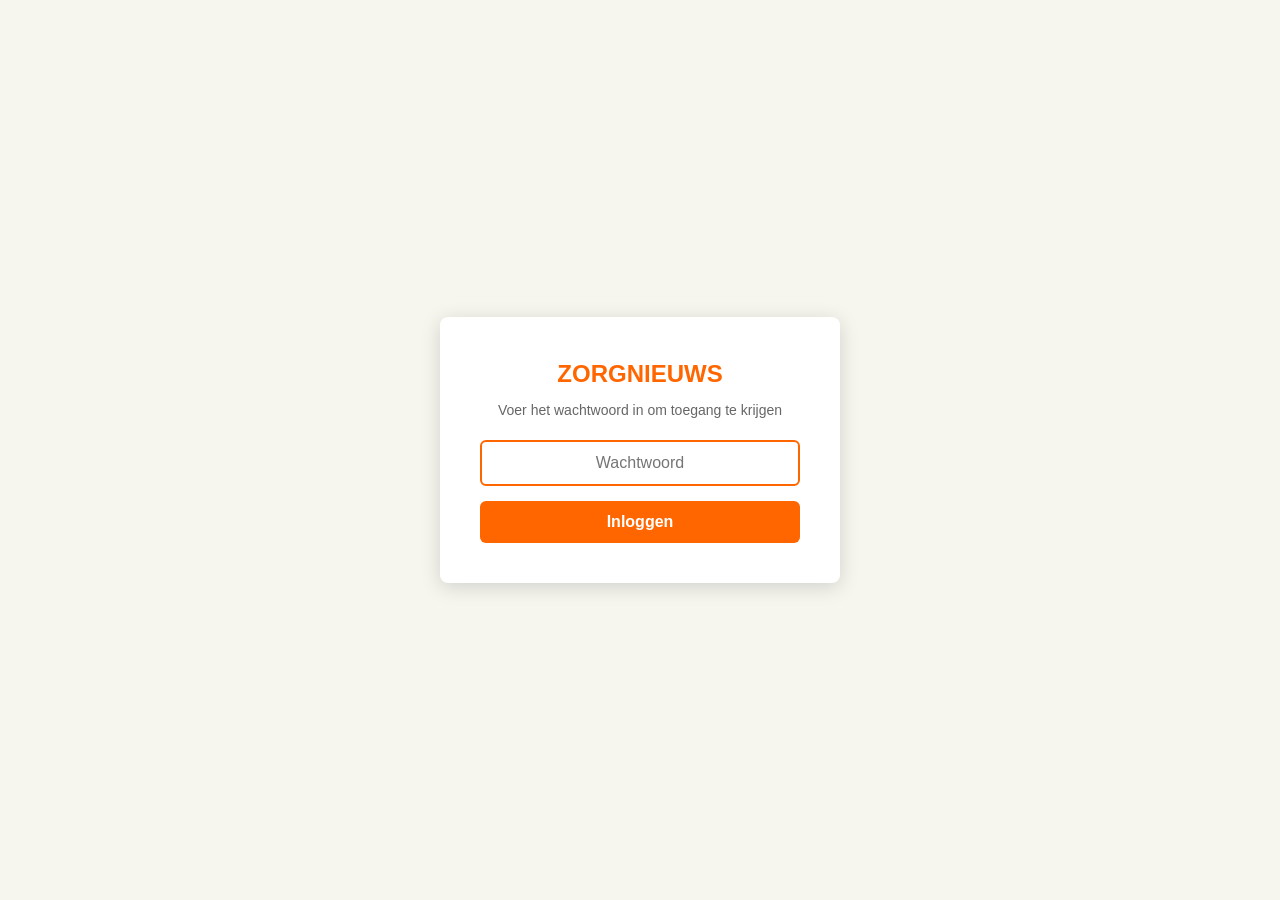
<file: docs/settings.html>
<!DOCTYPE html>
<html lang="nl">
<head>
    <meta charset="UTF-8">
    <meta name="viewport" content="width=device-width, initial-scale=1.0">
    <title>Instellingen - Zorgnieuws</title>
    <link rel="stylesheet" href="style.css">
    <script src="auth.js"></script>
    <style>
        [data-theme="dark"] .login-container,
        [data-theme="dark"] .settings-container {
            background: #242424;
            color: #e0e0e0;
        }
        [data-theme="dark"] .login-container input,
        [data-theme="dark"] .prompt-editor {
            background: #1a1a1a;
            color: #e0e0e0;
            border-color: #444;
        }
        [data-theme="dark"] .info-box {
            background: #2a3a4a;
            border-color: #446688;
        }
        [data-theme="dark"] .btn-secondary {
            background: #333;
            color: #e0e0e0;
        }
        [data-theme="dark"] .status.success {
            background: #1a3a1a;
            color: #88cc88;
        }
        .login-container {
            max-width: 400px;
            margin: 100px auto;
            padding: 30px;
            background: #fff;
            border-radius: 8px;
            box-shadow: 0 2px 10px rgba(0,0,0,0.1);
        }

        .login-container h2 {
            margin-bottom: 20px;
            color: #333;
        }

        .login-container input[type="password"] {
            width: 100%;
            padding: 12px;
            font-size: 14px;
            border: 1px solid #ddd;
            border-radius: 4px;
            margin-bottom: 15px;
        }

        .login-container button {
            width: 100%;
            padding: 12px;
            background: #ff6600;
            color: #000;
            border: none;
            border-radius: 4px;
            font-size: 14px;
            font-weight: bold;
            cursor: pointer;
        }

        .login-container button:hover {
            background: #e55a00;
        }

        .login-error {
            color: #c00;
            margin-bottom: 15px;
            display: none;
        }

        .settings-container {
            max-width: 900px;
            margin: 20px auto;
            padding: 20px;
        }

        .settings-container h2 {
            margin-bottom: 10px;
        }

        .settings-container p {
            color: #666;
            margin-bottom: 20px;
        }

        .prompt-editor {
            width: 100%;
            height: 500px;
            font-family: 'Consolas', 'Monaco', monospace;
            font-size: 12px;
            padding: 15px;
            border: 1px solid #ddd;
            border-radius: 4px;
            resize: vertical;
            line-height: 1.5;
        }

        .button-row {
            margin-top: 15px;
            display: flex;
            gap: 10px;
        }

        .btn {
            padding: 10px 20px;
            border: none;
            border-radius: 4px;
            font-size: 13px;
            cursor: pointer;
        }

        .btn-primary {
            background: #ff6600;
            color: #000;
            font-weight: bold;
        }

        .btn-secondary {
            background: #e8e8e8;
            color: #333;
        }

        .btn-danger {
            background: #fff;
            color: #c00;
            border: 1px solid #c00;
        }

        .btn:hover {
            opacity: 0.9;
        }

        .status {
            margin-top: 15px;
            padding: 12px;
            border-radius: 4px;
            display: none;
        }

        .status.success {
            background: #e8f5e9;
            color: #2e7d32;
        }

        .status.error {
            background: #ffebee;
            color: #c62828;
        }

        .info-box {
            background: #e3f2fd;
            border-left: 4px solid #2196f3;
            padding: 15px;
            margin-bottom: 20px;
            font-size: 12px;
        }

        .logout-link {
            float: right;
            color: #666;
            font-size: 12px;
            cursor: pointer;
        }

        .logout-link:hover {
            color: #c00;
        }
    </style>
</head>
<body>
    <header>
        <h1>ZORGNIEUWS</h1>
        <nav>
            <a href="index.html">Alles</a>
            <a href="prio.html">Hoogste Prio</a>
            <a href="linkedin.html">LinkedIn</a>
            <a href="admin.html">Admin</a>
            <a href="settings.html" class="active">Instellingen</a>
        </nav>
        <button id="theme-toggle" class="theme-toggle" onclick="toggleDarkMode()" title="Toggle dark mode">🌙</button>
        <button class="theme-toggle" onclick="siteLogout()" title="Uitloggen">🚪</button>
    </header>
    <script>
        function toggleDarkMode() {
            const current = document.documentElement.getAttribute('data-theme');
            const newTheme = current === 'dark' ? 'light' : 'dark';
            document.documentElement.setAttribute('data-theme', newTheme);
            localStorage.setItem('zorgnieuws_theme', newTheme);
            const btn = document.getElementById('theme-toggle');
            btn.textContent = newTheme === 'dark' ? '☀️' : '🌙';
        }
        // Init
        const savedTheme = localStorage.getItem('zorgnieuws_theme');
        const prefersDark = window.matchMedia('(prefers-color-scheme: dark)').matches;
        if (savedTheme === 'dark' || (!savedTheme && prefersDark)) {
            document.documentElement.setAttribute('data-theme', 'dark');
            document.getElementById('theme-toggle').textContent = '☀️';
        }
    </script>

    <!-- Login Section -->
    <div id="login-section">
        <div class="login-container">
            <h2>🔒 Instellingen</h2>
            <p class="login-error" id="login-error">Onjuist wachtwoord</p>
            <form onsubmit="handleLogin(event)">
                <input type="password" id="password" placeholder="Wachtwoord" autocomplete="current-password">
                <button type="submit">Inloggen</button>
            </form>
        </div>
    </div>

    <!-- Settings Section (hidden until authenticated) -->
    <div id="settings-section" style="display: none;">
        <div class="settings-container">
            <span class="logout-link" onclick="logout()">Uitloggen</span>
            <h2>Scoring Prompt Configuratie</h2>
            <p>Pas de AI-prompt aan om de prioritering af te stemmen op jouw organisatie en focus.</p>

            <div class="info-box">
                <strong>Let op:</strong> Wijzigingen worden lokaal opgeslagen in je browser.
                Om de nieuwe prompt toe te passen moet de scoring opnieuw gedraaid worden
                (<code>python scripts/run_scorer.py</code>). De prompt hieronder wordt ook
                opgeslagen in <code>config/scoring_prompt.txt</code> voor server-side gebruik.
            </div>

            <textarea id="prompt-editor" class="prompt-editor">Je bent een strategisch adviseur voor Accenture Nederland, specifiek voor de Healthcare practice.

Onze focus ligt op DIGITALE TRANSFORMATIE met waarderealisatie, waarbij technologie het middel is:
- Cloud transformaties (MSZ naar cloud, Azure, AWS, hybride architecturen)
- Data &amp; Analytics (dataplatforms, BI, data governance, real-world evidence)
- AI &amp; Machine Learning (generative AI, clinical decision support, NLP, predictive analytics)
- Digitale patiëntreis (omnichannel, patiëntportalen, apps, remote monitoring)
- Enterprise platforms (EPD/ECD optimalisatie, ERP, CRM in zorg)
- Cybersecurity &amp; privacy (NEN 7510, Zero Trust, security transformaties)
- Operating model transformaties (IT-organisatie, agile, DevOps)

Onze klanten: ziekenhuizen, UMC's, GGZ-instellingen, VVT, zorgverzekeraars, life sciences, overheid (VWS, NZa, RIVM).

Wij zoeken naar:
1. STRATEGISCHE OPPORTUNITIES - grote transformatieprogramma's, niet kleine projectjes
2. THOUGHT LEADERSHIP - kans om expertise te tonen en de markt te beïnvloeden
3. COMPETITIVE INTELLIGENCE - wat doen concurrenten en klanten?

Beoordeel elk artikel op drie criteria:

1. RELEVANTIE (0-40): Past dit bij onze strategische focus?
   - 30-40: Direct gerelateerd aan digitale transformatie in zorg (cloud, data, AI, platforms)
   - 15-29: Gerelateerd aan zorg-IT of digitalisering
   - 1-14: Algemeen zorgnieuws met mogelijk IT-component
   - 0: Niet relevant voor Accenture

2. URGENTIE (0-30): Is er momentum of een deadline?
   - 25-30: Grote tender/RFP met deadline, of breaking news over klant/concurrent
   - 15-24: Aankondiging nieuw programma, beleid dat kansen creëert
   - 10-14: Concurrent lanceert iets, marktbeweging
   - 0-9: Algemeen nieuws zonder tijdsdruk

3. ACTIE-POTENTIEEL (0-30): Wat kunnen we ermee?
   - 25-30: Directe BD opportunity (grote tender, strategische klant met uitdaging)
   - 15-24: Thought leadership kans, event, publicatie-moment
   - 10-14: Account intelligence, competitive insight
   - 0-9: Nice to know, geen directe actie

BELANGRIJK:
- Wij zijn GEEN implementatiepartij voor kleine projecten
- Focus op STRATEGISCHE, GROTE transformaties (>€1M)
- Tenders voor "inkoop medische hulpmiddelen" of "schoonmaak" zijn NIET relevant (score 0)
- EPD-implementaties zijn alleen relevant als het om transformatie gaat, niet pure techniek

Voor elk artikel, geef:
- relevance: score 0-40
- urgency: score 0-30
- action_potential: score 0-30
- category: een van [opportunity|concurrent|klant|overheid|innovatie|thought-leadership|niet-relevant]
- tags: lijst van max 3 relevante tags uit [Cloud, Data, AI, EPD, Security, Transformatie, Tender, VWS, Ziekenhuis, GGZ, VVT, Verzekeraar]
- action_hint: concrete actie voor Accenture (of null als niet actionable)
- summary_nl: korte samenvatting in het Nederlands (max 2 zinnen)

Antwoord ALLEEN met valide JSON in dit formaat:
{
  "articles": [
    {
      "id": "artikel-id",
      "relevance": 35,
      "urgency": 25,
      "action_potential": 28,
      "category": "opportunity",
      "tags": ["Cloud", "Transformatie", "Ziekenhuis"],
      "action_hint": "Contact opnemen met CIO voor cloud roadmap gesprek",
      "summary_nl": "UMC Utrecht start groot cloudtransformatie programma."
    }
  ]
}</textarea>

            <div class="button-row">
                <button class="btn btn-primary" onclick="savePrompt()">Opslaan</button>
                <button class="btn btn-secondary" onclick="resetPrompt()">Reset naar standaard</button>
            </div>

            <div id="save-status" class="status"></div>
        </div>
    </div>

    <script src="settings.js"></script>
</body>
</html>
</file>
<file: docs/style.css>
/* Zorgnieuws - Hacker News stijl met dark mode */

:root {
    --bg-color: #f6f6ef;
    --text-color: #000;
    --link-color: #000;
    --link-visited: #828282;
    --meta-color: #828282;
    --header-bg: #ff6600;
    --header-color: #000;
    --border-color: #e0e0e0;
    --card-bg: #fff;

    /* Priority colors */
    --critical-bg: #fff0f0;
    --critical-border: #ffcccc;
    --high-bg: #fff8f0;
    --high-border: #ffe0cc;
    --medium-bg: #fffff0;
    --medium-border: #fff0cc;
    --low-bg: transparent;
}

[data-theme="dark"] {
    --bg-color: #1a1a1a;
    --text-color: #e0e0e0;
    --link-color: #ff9966;
    --link-visited: #888;
    --meta-color: #888;
    --header-bg: #ff6600;
    --header-color: #000;
    --border-color: #333;
    --card-bg: #242424;

    --critical-bg: #3d2020;
    --critical-border: #5a3030;
    --high-bg: #3d3020;
    --high-border: #5a4530;
    --medium-bg: #3d3d20;
    --medium-border: #5a5a30;
    --low-bg: transparent;
}

* {
    box-sizing: border-box;
    margin: 0;
    padding: 0;
}

body {
    font-family: Verdana, Geneva, sans-serif;
    font-size: 10pt;
    background: var(--bg-color);
    color: var(--text-color);
    max-width: 1200px;
    margin: 0 auto;
    padding: 0;
    line-height: 1.4;
}

/* Header */
header {
    background: var(--header-bg);
    padding: 8px 12px;
    display: flex;
    align-items: center;
    gap: 16px;
    flex-wrap: wrap;
    position: sticky;
    top: 0;
    z-index: 100;
}

header h1 {
    font-size: 14pt;
    font-weight: bold;
    color: var(--header-color);
    letter-spacing: 0.5px;
}

header nav {
    display: flex;
    gap: 12px;
}

header nav a {
    color: var(--header-color);
    text-decoration: none;
    padding: 4px 8px;
    border-radius: 3px;
    transition: background 0.15s;
}

header nav a:hover {
    background: rgba(0,0,0,0.1);
}

header nav a.active {
    font-weight: bold;
    background: rgba(0,0,0,0.15);
}

header .updated {
    margin-left: auto;
    font-size: 9pt;
    color: rgba(0,0,0,0.6);
}

.theme-toggle {
    background: rgba(0,0,0,0.1);
    border: none;
    padding: 4px 8px;
    border-radius: 3px;
    cursor: pointer;
    font-size: 12pt;
}

/* Stats bar */
.stats-bar {
    background: var(--card-bg);
    padding: 8px 12px;
    border-bottom: 1px solid var(--border-color);
    display: flex;
    gap: 16px;
    font-size: 9pt;
    flex-wrap: wrap;
    align-items: center;
}

.stats-bar .stat {
    padding: 2px 8px;
    border-radius: 3px;
}

.stats-bar .stat.critical {
    background: var(--critical-bg);
}

.stats-bar .stat.high {
    background: var(--high-bg);
}

.stats-bar .stat.medium {
    background: var(--medium-bg);
}

.stats-bar .stat-count {
    margin-left: auto;
    color: var(--meta-color);
}

/* Filter bar */
.filter-bar {
    background: var(--card-bg);
    padding: 10px 12px;
    border-bottom: 1px solid var(--border-color);
    display: flex;
    flex-wrap: wrap;
    gap: 12px;
    align-items: center;
}

.filter-group {
    display: flex;
    align-items: center;
    gap: 6px;
    flex-wrap: wrap;
}

.filter-label {
    font-size: 9pt;
    color: var(--meta-color);
    font-weight: bold;
}

.filter-buttons {
    display: flex;
    gap: 4px;
    flex-wrap: wrap;
}

.filter-btn {
    padding: 4px 10px;
    font-size: 9pt;
    border: 1px solid var(--border-color);
    background: var(--card-bg);
    color: var(--text-color);
    border-radius: 12px;
    cursor: pointer;
    transition: all 0.15s;
}

.filter-btn:hover {
    background: var(--border-color);
}

.filter-btn.active {
    background: #ff6600;
    color: #fff;
    border-color: #ff6600;
}

.filter-btn.tag-btn {
    background: var(--bg-color);
}

.filter-btn.tag-btn.active {
    background: #333;
    color: #fff;
    border-color: #333;
}

[data-theme="dark"] .filter-btn.tag-btn.active {
    background: #ff6600;
    border-color: #ff6600;
}

.filter-btn.clear-btn {
    background: transparent;
    border: none;
    color: var(--meta-color);
    font-size: 8pt;
}

.filter-btn.clear-btn:hover {
    color: #c00;
}

/* Main content */
main {
    padding: 8px 12px;
}

.articles {
    display: flex;
    flex-direction: column;
    gap: 2px;
}

/* Article */
.article {
    display: flex;
    gap: 8px;
    padding: 8px 6px;
    border-bottom: 1px solid var(--border-color);
    border-radius: 4px;
    transition: background 0.15s;
}

.article:hover {
    background: var(--card-bg);
}

.article.critical {
    background: var(--critical-bg);
    border-left: 3px solid var(--critical-border);
}

.article.high {
    background: var(--high-bg);
    border-left: 3px solid var(--high-border);
}

.article.medium {
    background: var(--medium-bg);
    border-left: 3px solid var(--medium-border);
}

.article .indicator {
    font-size: 14pt;
    width: 24px;
    text-align: center;
    flex-shrink: 0;
}

.article .content {
    flex: 1;
    min-width: 0;
}

.article .title {
    color: var(--link-color);
    text-decoration: none;
    font-size: 10pt;
    line-height: 1.4;
    display: block;
    word-wrap: break-word;
    font-weight: 500;
}

.article .title:hover {
    text-decoration: underline;
}

.article .title:visited {
    color: var(--link-visited);
}

.article .meta {
    font-size: 8pt;
    color: var(--meta-color);
    margin-top: 3px;
}

.article .summary {
    font-size: 9pt;
    color: var(--text-color);
    opacity: 0.85;
    margin-top: 4px;
    line-height: 1.4;
}

.article .action-hint {
    font-size: 9pt;
    color: #0066cc;
    margin-top: 4px;
    font-weight: 500;
}

[data-theme="dark"] .article .action-hint {
    color: #66aaff;
}

.article .tags {
    font-size: 8pt;
    color: var(--meta-color);
    margin-top: 4px;
    display: flex;
    flex-wrap: wrap;
    gap: 4px;
    align-items: center;
}

.article .tag {
    background: var(--border-color);
    padding: 1px 6px;
    border-radius: 3px;
}

.article .category {
    background: var(--meta-color);
    color: var(--bg-color);
    padding: 1px 6px;
    border-radius: 3px;
    font-weight: bold;
}

.article .score {
    font-weight: bold;
    color: var(--text-color);
    margin-left: 8px;
}

.article .score-breakdown {
    font-size: 7pt;
    color: var(--meta-color);
    margin-left: 4px;
}

/* No articles message */
.no-articles {
    padding: 40px 20px;
    text-align: center;
    color: var(--meta-color);
    font-size: 11pt;
}

/* Footer */
footer {
    padding: 20px 12px;
    text-align: center;
    color: var(--meta-color);
    font-size: 9pt;
    border-top: 1px solid var(--border-color);
    margin-top: 20px;
}

footer code {
    background: var(--border-color);
    padding: 1px 4px;
    border-radius: 2px;
    font-size: 8pt;
}

/* Responsive */
@media (max-width: 768px) {
    header {
        padding: 10px;
    }

    header h1 {
        font-size: 12pt;
    }

    header nav {
        gap: 8px;
    }

    header nav a {
        padding: 6px 10px;
        font-size: 9pt;
    }

    header .updated {
        display: none;
    }

    .stats-bar {
        gap: 8px;
        padding: 8px 10px;
    }

    .filter-bar {
        padding: 8px 10px;
        gap: 8px;
    }

    .filter-group {
        width: 100%;
    }

    .article {
        padding: 10px 8px;
    }

    .article .indicator {
        font-size: 16pt;
        width: 28px;
    }

    .article .title {
        font-size: 11pt;
    }

    .article .meta,
    .article .tags {
        font-size: 9pt;
    }

    .article .summary {
        font-size: 10pt;
    }
}

@media (max-width: 480px) {
    header {
        flex-direction: column;
        align-items: flex-start;
        gap: 8px;
    }

    .stats-bar .stat-count {
        margin-left: 0;
        width: 100%;
        margin-top: 4px;
    }
}

/* Print styles */
@media print {
    header, .stats-bar, .filter-bar, footer {
        display: none;
    }

    .article {
        break-inside: avoid;
        border: 1px solid #ccc;
        margin-bottom: 8px;
    }
}
</file>
